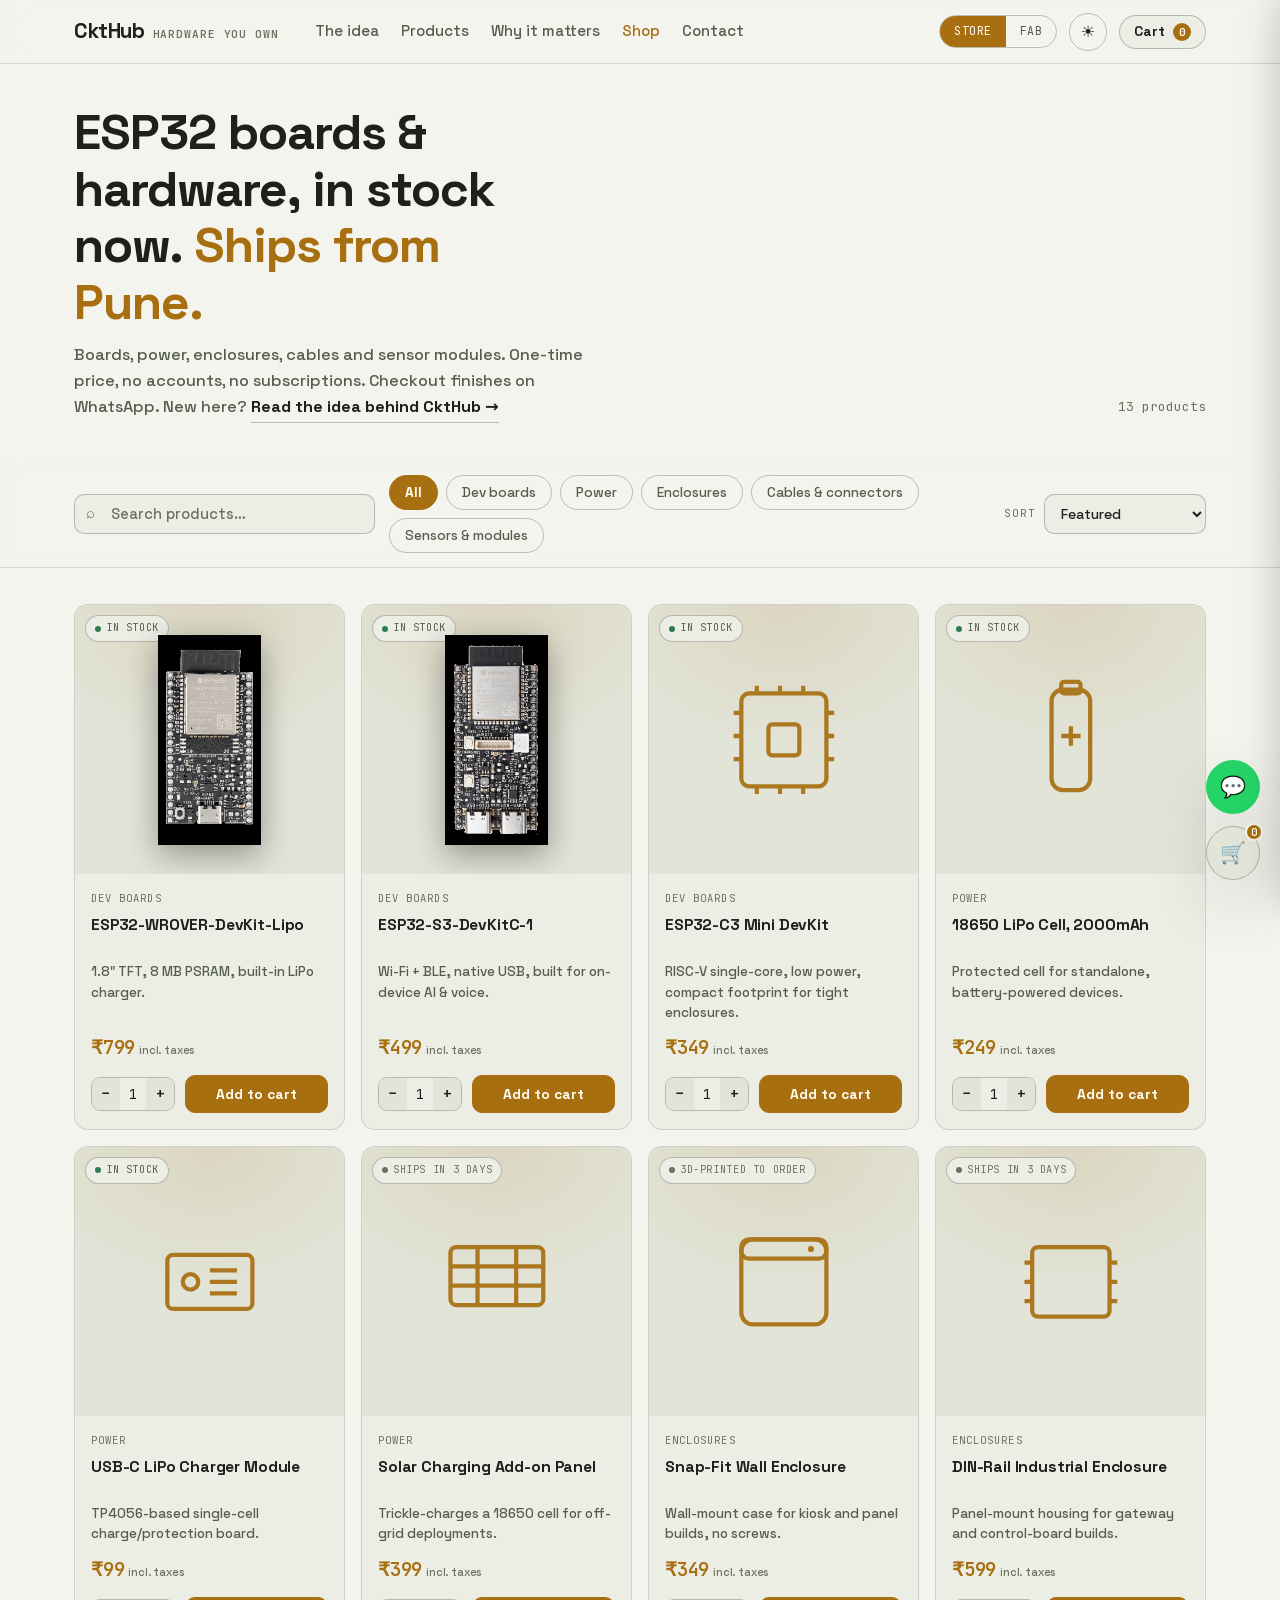
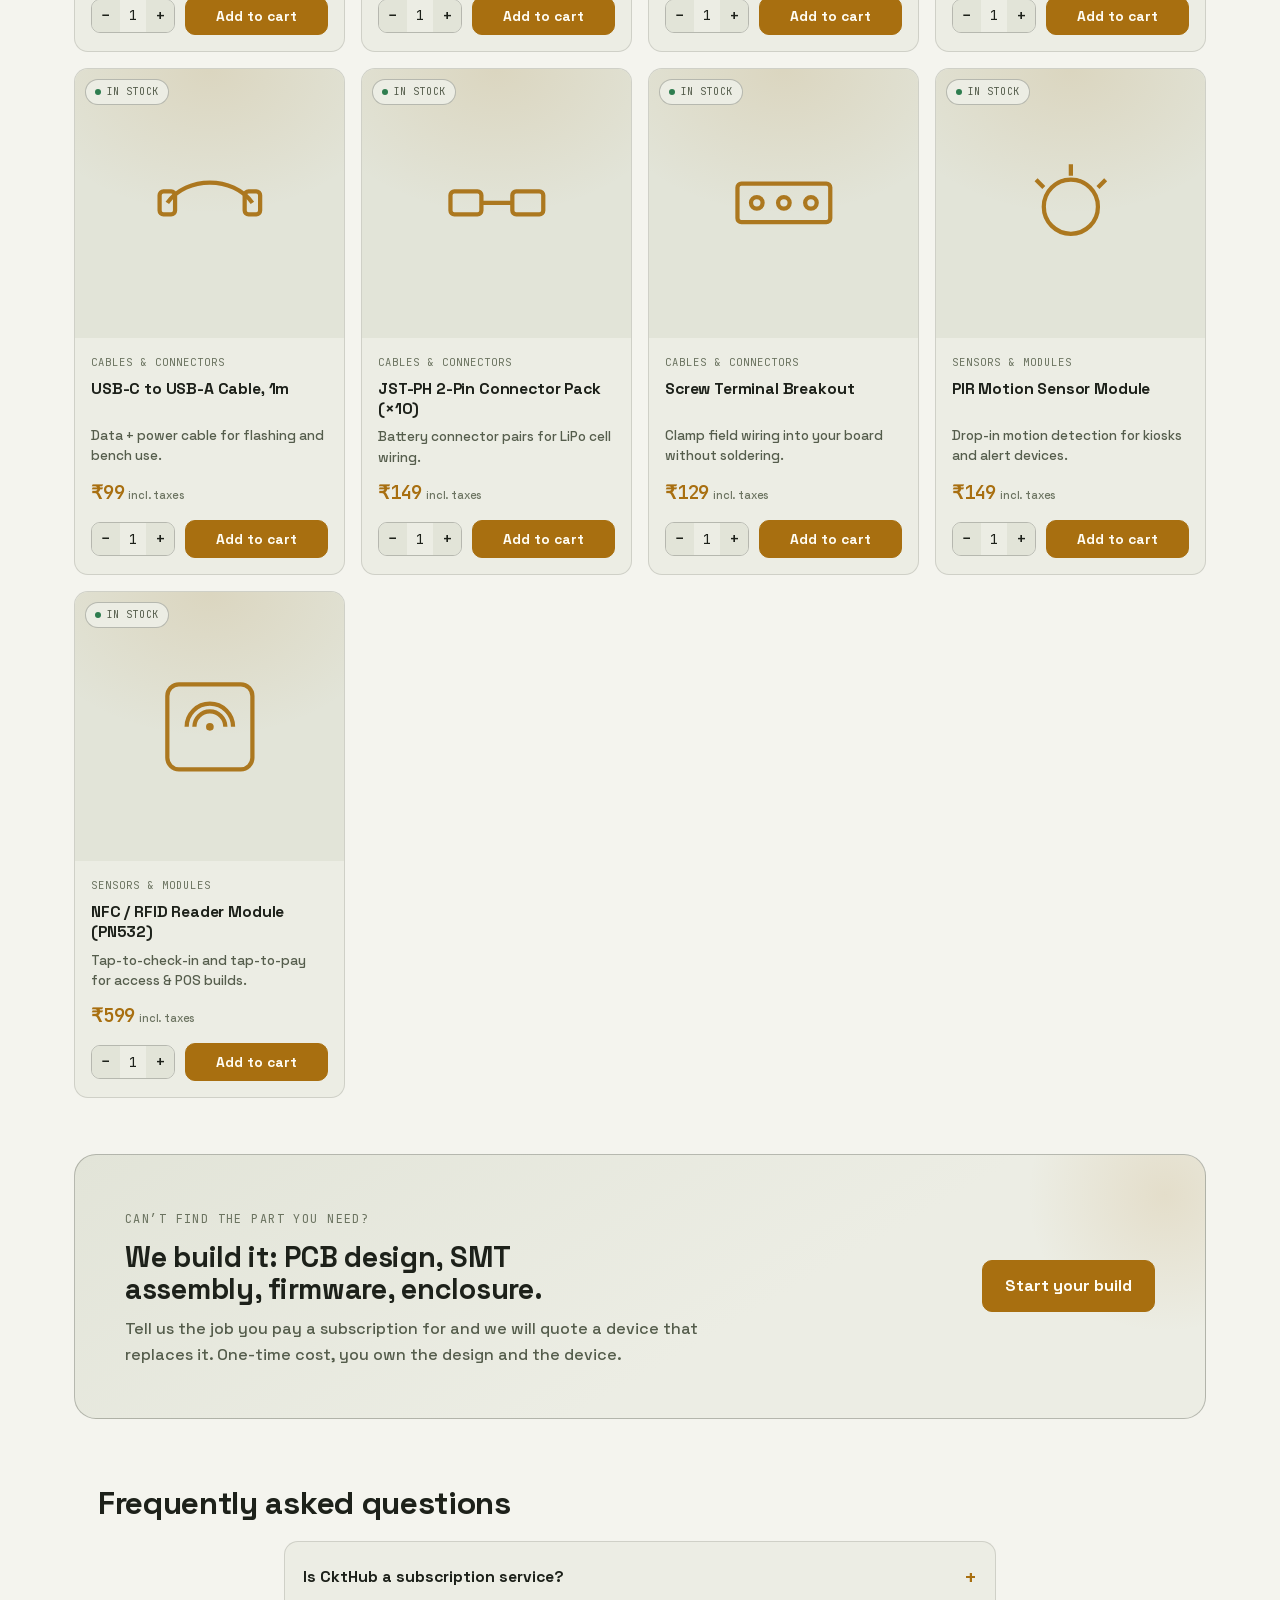
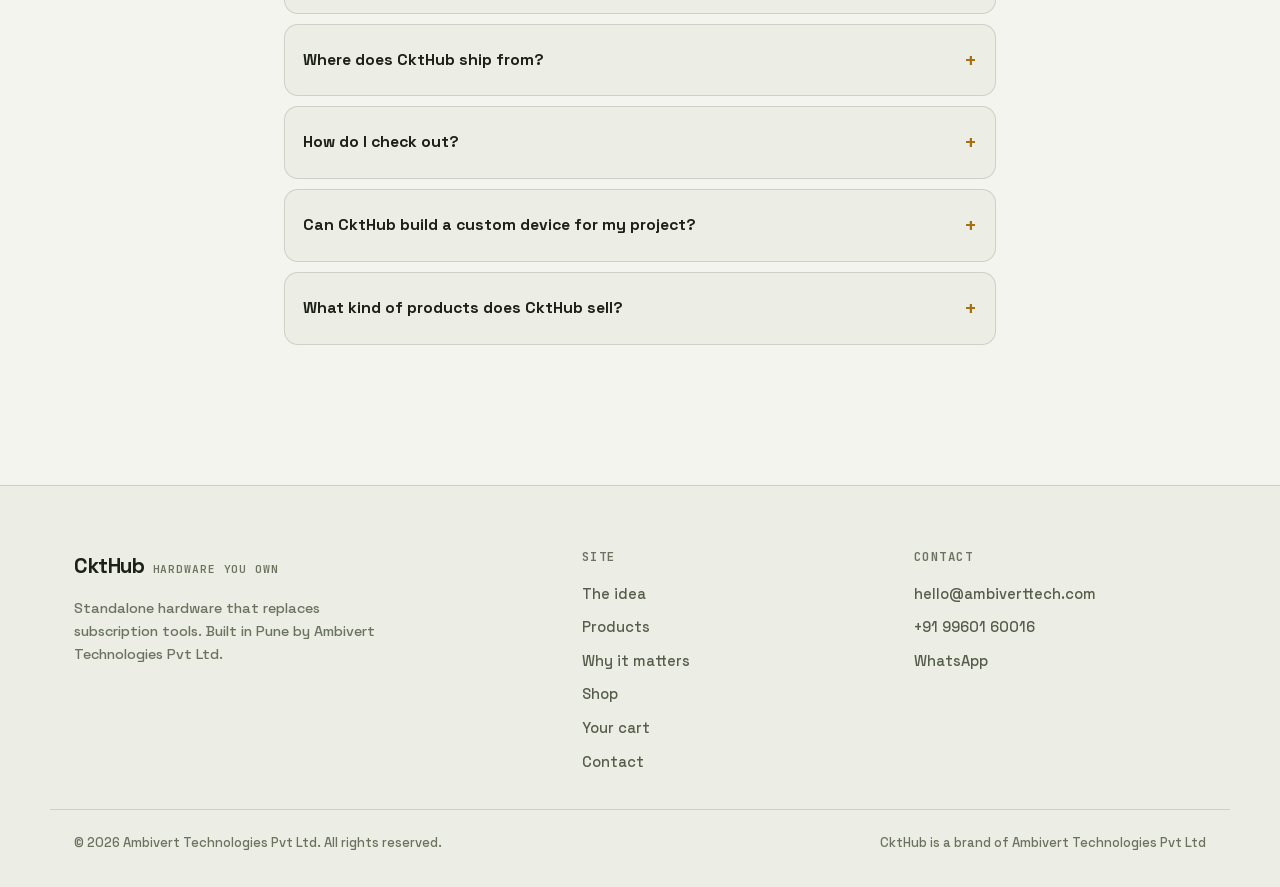
<file: index.html>
<!doctype html>
<html lang="en" data-theme="dark">
<head>
<meta charset="UTF-8">
<meta name="viewport" content="width=device-width, initial-scale=1.0">
<title>CktHub — ESP32 Boards, Power, Enclosures &amp; Connectors | Own the Device</title>
<link rel="icon" href="data:image/svg+xml,%3Csvg xmlns='http://www.w3.org/2000/svg' viewBox='0 0 32 32'%3E%3Crect width='32' height='32' rx='7' fill='%23E3A83C'/%3E%3Ctext x='16' y='22' font-family='Helvetica,Arial,sans-serif' font-size='17' font-weight='700' fill='%23191204' text-anchor='middle'%3EC%3C/text%3E%3C/svg%3E">
<link rel="apple-touch-icon" href="data:image/svg+xml,%3Csvg xmlns='http://www.w3.org/2000/svg' viewBox='0 0 32 32'%3E%3Crect width='32' height='32' rx='7' fill='%23E3A83C'/%3E%3Ctext x='16' y='22' font-family='Helvetica,Arial,sans-serif' font-size='17' font-weight='700' fill='%23191204' text-anchor='middle'%3EC%3C/text%3E%3C/svg%3E">
<meta name="description" content="Shop CktHub hardware: ESP32 dev boards, power modules, enclosures, cables and sensor breakouts. One-time price, ships from Pune. No subscriptions.">
<meta name="keywords" content="ESP32 dev board, ESP32-S3, ESP32-C3, IoT hardware India, LiPo charger module, DIN rail enclosure, NFC RFID reader, sensor modules">
<meta name="author" content="Ambivert Technologies Private Limited">
<meta name="robots" content="index, follow, max-image-preview:large, max-snippet:-1, max-video-preview:-1">
<link rel="canonical" href="https://ckthub.com/">
<meta property="og:type" content="website">
<meta property="og:site_name" content="CktHub">
<meta property="og:locale" content="en_IN">
<meta property="og:title" content="CktHub — ESP32 Boards, Power, Enclosures &amp; Connectors">
<meta property="og:description" content="ESP32 boards, power, enclosures, cables and sensors. One-time price, ships from Pune. No accounts, no subscriptions.">
<meta property="og:url" content="https://ckthub.com/">
<meta property="og:image" content="https://ckthub.com/wrover-devkit.png">
<meta property="og:image:alt" content="ESP32-WROVER-DevKit-Lipo development board">
<meta name="twitter:card" content="summary_large_image">
<meta name="twitter:title" content="CktHub — ESP32 Boards, Power, Enclosures &amp; Connectors">
<meta name="twitter:description" content="ESP32 boards, power, enclosures, cables and sensors. One-time price, ships from Pune. No accounts, no subscriptions.">
<meta name="twitter:image" content="https://ckthub.com/wrover-devkit.png">
<meta name="mobile-web-app-capable" content="yes">
<meta name="apple-mobile-web-app-capable" content="yes">
<meta name="apple-mobile-web-app-status-bar-style" content="black-translucent">
<meta name="format-detection" content="telephone=yes">
<meta name="theme-color" content="#0A0D0B" media="(prefers-color-scheme: dark)">
<meta name="theme-color" content="#F4F4EE" media="(prefers-color-scheme: light)">
<script>document.documentElement.classList.add('js');</script>
<style>
@font-face{font-family:'Space Grotesk';font-style:normal;font-weight:500;font-display:swap;src:url(fonts/space-grotesk-latin.woff2) format('woff2')}
@font-face{font-family:'Space Grotesk';font-style:normal;font-weight:700;font-display:swap;src:url(fonts/space-grotesk-latin.woff2) format('woff2')}
@font-face{font-family:'JetBrains Mono';font-style:normal;font-weight:400;font-display:swap;src:url(fonts/jetbrains-mono-latin.woff2) format('woff2')}
@font-face{font-family:'JetBrains Mono';font-style:normal;font-weight:600;font-display:swap;src:url(fonts/jetbrains-mono-latin.woff2) format('woff2')}

/* ============ tokens (same as index.html) ============ */
:root{
  --bg:#0A0D0B; --bg-2:#10140F; --bg-3:#161B14;
  --line:rgba(233,237,220,.10); --line-2:rgba(233,237,220,.18);
  --text:#EAEDE2; --text-2:#A7AE9F; --text-3:#8A9280;
  --accent:#E3A83C; --accent-ink:#191204; --accent-soft:rgba(227,168,60,.13);
  --ok:#63C48F; --bad:#E06C4F;
  --r:14px;
  --fd:'Space Grotesk',system-ui,-apple-system,'Segoe UI',sans-serif;
  --fm:'JetBrains Mono',ui-monospace,SFMono-Regular,Menlo,monospace;
  --shadow:0 24px 70px rgba(0,0,0,.5);
  --maxw:1180px;
  --nav-h:64px;
}
[data-theme="light"]{
  --bg:#F4F4EE; --bg-2:#ECEDE4; --bg-3:#E2E4D8;
  --line:rgba(29,33,26,.14); --line-2:rgba(29,33,26,.26);
  --text:#1D211A; --text-2:#555D4C; --text-3:#6B7360;
  --accent:#A86F10; --accent-ink:#FFFDF4; --accent-soft:rgba(168,111,16,.12);
  --ok:#2E7D4F; --bad:#B23A1E;
  --shadow:0 24px 60px rgba(40,50,30,.16);
}

/* ============ base ============ */
*,*::before,*::after{box-sizing:border-box}
html{scroll-behavior:smooth}
body{margin:0;background:var(--bg);color:var(--text);font-family:var(--fd);font-size:16px;line-height:1.6;-webkit-font-smoothing:antialiased;transition:background .3s,color .3s}
::selection{background:var(--accent);color:var(--accent-ink)}
img,svg{max-width:100%;display:block}
a{color:inherit}
h1,h2,h3,h4{margin:0;line-height:1.14;letter-spacing:-.01em;font-weight:700}
p{margin:0}
button{font-family:inherit;cursor:pointer}
.wrap{max-width:var(--maxw);margin:0 auto;padding:0 24px}
:focus-visible{outline:2px solid var(--accent);outline-offset:2px;border-radius:4px}
.skip-link{position:absolute;left:-999px;top:8px;z-index:200;background:var(--accent);color:var(--accent-ink);padding:8px 14px;border-radius:8px;font-weight:700;text-decoration:none}
.skip-link:focus{left:8px}
.js .rv{opacity:0;transform:translateY(16px);transition:opacity .55s cubic-bezier(.16,1,.3,1),transform .55s cubic-bezier(.16,1,.3,1)}
.js .rv.in{opacity:1;transform:none}

/* ============ buttons ============ */
.btn{display:inline-flex;align-items:center;justify-content:center;gap:8px;background:var(--accent);color:var(--accent-ink);border:1px solid var(--accent);border-radius:10px;padding:12px 22px;font-weight:700;font-size:1rem;text-decoration:none;transition:transform .18s cubic-bezier(.16,1,.3,1),box-shadow .18s,filter .18s;white-space:nowrap}
.btn:hover{filter:brightness(1.07);box-shadow:0 8px 28px var(--accent-soft)}
.btn:active{transform:scale(.97)}
.btn.ghost{background:transparent;color:var(--text);border-color:var(--line-2)}
.btn.ghost:hover{border-color:var(--accent);color:var(--accent)}
.btn.sm{padding:9px 16px;font-size:.88rem;border-radius:9px}
.tlink{display:inline-flex;align-items:center;gap:6px;color:var(--text);font-weight:700;text-decoration:none;border-bottom:1px solid var(--line-2);padding-bottom:2px;transition:color .2s,border-color .2s}
.tlink:hover{color:var(--accent);border-color:var(--accent)}

/* ============ nav ============ */
.nav{position:fixed;inset:0 0 auto 0;z-index:90;height:var(--nav-h);background:color-mix(in srgb,var(--bg) 84%,transparent);backdrop-filter:blur(14px);-webkit-backdrop-filter:blur(14px);border-bottom:1px solid var(--line)}
@media (prefers-reduced-transparency:reduce){.nav{background:var(--bg)}}
.nav-in{max-width:var(--maxw);margin:0 auto;padding:0 24px;height:100%;display:flex;align-items:center;gap:28px}
.brand{display:flex;align-items:baseline;gap:8px;text-decoration:none;font-weight:700;font-size:1.3rem;letter-spacing:-.02em}
.brand .tag{font-family:var(--fm);font-size:.7rem;color:var(--text-3);letter-spacing:.08em;text-transform:uppercase}
.navlinks{display:flex;gap:22px;list-style:none;margin:0;padding:0;margin-left:8px}
.navlinks a{color:var(--text-2);text-decoration:none;font-size:.95rem;font-weight:500;transition:color .2s}
.navlinks a:hover{color:var(--accent)}
.navlinks a.active{color:var(--accent)}
.nav-right{margin-left:auto;display:flex;align-items:center;gap:12px}
.seg{display:flex;border:1px solid var(--line-2);border-radius:999px;overflow:hidden}
.seg a{font-family:var(--fm);font-size:.72rem;text-decoration:none;padding:6px 14px;color:var(--text-2);letter-spacing:.04em;text-transform:uppercase}
.seg a.active{background:var(--accent);color:var(--accent-ink)}
.seg a:not(.active):hover{color:var(--text)}
.icon-btn{background:transparent;border:1px solid var(--line-2);border-radius:999px;width:38px;height:38px;display:inline-flex;align-items:center;justify-content:center;color:var(--text);font-size:1rem;transition:border-color .2s,color .2s}
.icon-btn:hover{border-color:var(--accent);color:var(--accent)}
.cart-chip{display:inline-flex;align-items:center;gap:8px;background:var(--bg-2);border:1px solid var(--line-2);color:var(--text);border-radius:999px;padding:7px 14px;font-size:.85rem;font-weight:600;transition:border-color .2s}
.cart-chip:hover{border-color:var(--accent)}
.cart-chip .cnt{background:var(--accent);color:var(--accent-ink);border-radius:999px;font-family:var(--fm);font-size:.7rem;min-width:18px;height:18px;display:inline-flex;align-items:center;justify-content:center;padding:0 5px}
.burger{display:none;background:none;border:none;color:var(--text);font-size:1.3rem;width:38px;height:38px}
.mobile-menu{position:fixed;top:var(--nav-h);left:0;right:0;z-index:89;background:var(--bg);border-bottom:1px solid var(--line);display:none;flex-direction:column;padding:12px 24px 18px}
.mobile-menu.open{display:flex}
.mobile-menu a{padding:10px 0;color:var(--text);text-decoration:none;font-weight:600;border-bottom:1px solid var(--line)}
.mobile-menu a:last-child{border-bottom:none}
.mobile-menu .seg{width:fit-content;margin-top:12px}

/* ============ shop hero ============ */
.shop-hero{max-width:var(--maxw);margin:0 auto;padding:calc(var(--nav-h) + 40px) 24px 8px;display:flex;align-items:flex-end;justify-content:space-between;gap:24px;flex-wrap:wrap}
.shop-hero h1{font-size:clamp(2rem,4.4vw,3.1rem);letter-spacing:-.02em;max-width:16ch}
.shop-hero h1 .up{color:var(--accent)}
.shop-hero p{color:var(--text-2);max-width:48ch;margin-top:12px;font-size:1.02rem}
.shop-hero .count{font-family:var(--fm);font-size:.82rem;color:var(--text-3);white-space:nowrap;padding-bottom:6px}

/* ============ toolbar ============ */
.toolbar{position:sticky;top:var(--nav-h);z-index:40;background:color-mix(in srgb,var(--bg) 92%,transparent);backdrop-filter:blur(10px);border-bottom:1px solid var(--line);margin-top:30px}
.toolbar-in{max-width:var(--maxw);margin:0 auto;padding:14px 24px;display:flex;align-items:center;gap:14px;flex-wrap:wrap}
.search{position:relative;flex:1;min-width:200px;max-width:320px}
.search input{width:100%;background:var(--bg-2);border:1px solid var(--line-2);border-radius:10px;padding:10px 14px 10px 36px;color:var(--text);font-family:var(--fd);font-size:.92rem}
.search input::placeholder{color:var(--text-3)}
.search input:focus{outline:2px solid var(--accent);outline-offset:1px}
.search .ic{position:absolute;left:12px;top:50%;transform:translateY(-50%);color:var(--text-3);font-size:.92rem;pointer-events:none}
.cat-tabs{display:flex;gap:8px;flex-wrap:wrap;flex:2}
.cat-tabs button{background:transparent;border:1px solid var(--line-2);border-radius:999px;padding:8px 15px;font-size:.85rem;color:var(--text-2);transition:all .2s;font-weight:500;white-space:nowrap}
.cat-tabs button:hover{color:var(--text);border-color:var(--accent)}
.cat-tabs button.on{background:var(--accent);border-color:var(--accent);color:var(--accent-ink);font-weight:700}
.sortwrap{margin-left:auto;display:flex;align-items:center;gap:8px}
.sortwrap label{font-family:var(--fm);font-size:.7rem;letter-spacing:.08em;text-transform:uppercase;color:var(--text-3)}
.sortwrap select{background:var(--bg-2);border:1px solid var(--line-2);border-radius:10px;padding:9px 12px;color:var(--text);font-family:var(--fd);font-size:.88rem}

/* ============ product grid ============ */
.shop-sec{max-width:var(--maxw);margin:0 auto;padding:36px 24px 30px}
.product-grid{display:grid;grid-template-columns:repeat(4,1fr);gap:16px}
.p-card{display:flex;flex-direction:column;background:var(--bg-2);border:1px solid var(--line);border-radius:var(--r);overflow:hidden;transition:border-color .22s,transform .22s,box-shadow .22s}
.p-card:hover{border-color:var(--line-2);transform:translateY(-3px);box-shadow:0 14px 34px rgba(0,0,0,.22)}
.p-media{position:relative;aspect-ratio:1/1;background:radial-gradient(120% 90% at 50% 0%,var(--accent-soft) 0%,transparent 60%),var(--bg-3);display:flex;align-items:center;justify-content:center;overflow:hidden}
.p-media img{width:78%;height:78%;object-fit:contain;filter:drop-shadow(0 10px 16px rgba(0,0,0,.35))}
.p-media svg{width:46%;height:46%;color:var(--accent);opacity:.92}
.p-stock{position:absolute;top:10px;left:10px;font-family:var(--fm);font-size:.64rem;letter-spacing:.06em;text-transform:uppercase;background:var(--bg-2);border:1px solid var(--line-2);color:var(--text-2);border-radius:999px;padding:4px 9px;display:flex;align-items:center;gap:5px}
.p-stock .led{width:6px;height:6px;border-radius:50%;background:var(--ok)}
.p-stock.made{color:var(--text-3)}
.p-stock.made .led{background:var(--text-3)}
.p-body{display:flex;flex-direction:column;gap:8px;padding:16px;flex:1}
.p-cat{font-family:var(--fm);font-size:.66rem;letter-spacing:.1em;text-transform:uppercase;color:var(--text-3)}
.p-body h3{font-size:.98rem;line-height:1.3;min-height:2.5em}
.p-desc{color:var(--text-2);font-size:.84rem;line-height:1.5;flex:1}
.p-price{font-family:var(--fm);font-weight:700;font-size:1.18rem;color:var(--accent);letter-spacing:-.01em;margin-top:2px}
.p-price small{display:inline-block;margin-left:4px;font-family:var(--fd);font-size:.68rem;font-weight:500;color:var(--text-3)}
.p-actions{display:flex;align-items:center;justify-content:space-between;gap:10px;margin-top:4px}
.qty{display:inline-flex;align-items:center;border:1px solid var(--line-2);border-radius:9px;overflow:hidden}
.qty button{background:var(--bg-3);border:none;color:var(--text);width:28px;height:32px;font-size:1rem;line-height:1;transition:color .2s,background .2s}
.qty button:hover{color:var(--accent)}
.qty .qval{font-family:var(--fm);font-size:.88rem;min-width:26px;text-align:center}
.p-card .btn.add{padding:9px 14px;font-size:.86rem;flex:1}
.no-results{grid-column:1/-1;text-align:center;padding:70px 20px;color:var(--text-3)}
.no-results b{display:block;color:var(--text);font-size:1.1rem;margin-bottom:8px}

/* ============ faq ============ */
.faq-sec h2#faq-title{font-size:clamp(1.5rem,3vw,2rem);margin-bottom:20px}
.faq-list{display:flex;flex-direction:column;gap:10px;max-width:760px}
.faq-item{border:1px solid var(--line);border-radius:var(--r);background:var(--bg-2);padding:4px 18px;transition:border-color .2s}
.faq-item:hover{border-color:var(--line-2)}
.faq-item summary{cursor:pointer;padding:16px 0;font-weight:700;font-size:.98rem;list-style:none;display:flex;align-items:center;justify-content:space-between;gap:12px}
.faq-item summary::-webkit-details-marker{display:none}
.faq-item summary::after{content:"+";font-family:var(--fm);font-size:1.2rem;color:var(--accent);flex-shrink:0;transition:transform .2s}
.faq-item[open] summary::after{transform:rotate(45deg)}
.faq-item p{color:var(--text-2);font-size:.92rem;line-height:1.6;padding-bottom:16px;max-width:64ch}

/* ============ build band ============ */
.build-band{max-width:var(--maxw);margin:56px auto 0;padding:clamp(30px,5vw,50px);display:flex;align-items:center;justify-content:space-between;gap:30px;flex-wrap:wrap;border:1px solid var(--line-2);border-radius:22px;background:linear-gradient(150deg,var(--bg-3),var(--bg-2) 60%);position:relative;overflow:hidden}
.build-band::before{content:"";position:absolute;right:-110px;top:-110px;width:300px;height:300px;border-radius:50%;background:radial-gradient(circle,var(--accent-soft),transparent 65%);pointer-events:none}
.build-band .rk{font-family:var(--fm);font-size:.74rem;letter-spacing:.12em;text-transform:uppercase;color:var(--text-3)}
.build-band h3{font-size:clamp(1.3rem,2.3vw,1.8rem);max-width:26ch;margin-top:10px}
.build-band p{color:var(--text-2);max-width:56ch;margin-top:10px}
.build-band .btn{position:relative;z-index:1}

/* ============ footer ============ */
footer{border-top:1px solid var(--line);background:var(--bg-2);margin-top:110px}
.foot-in{max-width:var(--maxw);margin:0 auto;padding:64px 24px 30px;display:grid;grid-template-columns:1.6fr 1fr 1fr;gap:40px}
.f-brand p{margin-top:14px;color:var(--text-3);font-size:.9rem;max-width:36ch}
.f-col h4{font-size:.78rem;font-family:var(--fm);letter-spacing:.12em;text-transform:uppercase;color:var(--text-3);margin-bottom:14px}
.f-col a{display:block;color:var(--text-2);text-decoration:none;font-size:.92rem;padding:5px 0;transition:color .2s}
.f-col a:hover{color:var(--accent)}
.f-base{max-width:var(--maxw);margin:0 auto;padding:22px 24px 34px;display:flex;justify-content:space-between;gap:14px;flex-wrap:wrap;border-top:1px solid var(--line);color:var(--text-3);font-size:.82rem}

/* ============ FABs / cart / toast ============ */
.fab{position:fixed;right:20px;bottom:20px;z-index:80;width:54px;height:54px;border-radius:50%;border:1px solid var(--line-2);background:var(--bg-3);box-shadow:var(--shadow);display:inline-flex;align-items:center;justify-content:center;font-size:1.3rem;transition:transform .18s,filter .2s}
.fab:hover{transform:translateY(-2px);filter:brightness(1.06)}
.fab.wa{right:20px;bottom:86px;border-color:rgba(37,211,102,.35);background:#25D366;color:#04210F}
.fab.wa:hover{filter:saturate(1.15) brightness(1.04)}
.fab .cnt{position:absolute;top:-4px;right:-4px;background:var(--accent);color:var(--accent-ink);font-family:var(--fm);font-size:.66rem;font-weight:700;min-width:18px;height:18px;border-radius:999px;display:flex;align-items:center;justify-content:center;padding:0 4px;border:2px solid var(--bg)}
.drawer-overlay{position:fixed;inset:0;background:rgba(0,0,0,.55);z-index:95}
.drawer-overlay[hidden]{display:none}
.drawer{position:fixed;top:0;right:0;bottom:0;width:min(420px,100vw);background:var(--bg-2);border-left:1px solid var(--line-2);z-index:96;transform:translateX(105%);transition:transform .3s cubic-bezier(.16,1,.3,1);display:flex;flex-direction:column;box-shadow:-18px 0 40px rgba(0,0,0,.25)}
.drawer.open{transform:none}
.drawer-head{display:flex;align-items:center;justify-content:space-between;padding:20px 24px;border-bottom:1px solid var(--line)}
.drawer-head h3{font-size:1.15rem}
.drawer .x{background:none;border:none;color:var(--text-2);font-size:1.3rem;width:34px;height:34px;border-radius:8px}
.drawer .x:hover{color:var(--text)}
.drawer-body{flex:1;overflow-y:auto;padding:10px 24px}
.empty{padding:46px 10px;text-align:center;color:var(--text-3);font-size:.95rem}
.empty a{color:var(--accent)}
.items{display:flex;flex-direction:column}
.i{display:grid;grid-template-columns:1fr auto auto auto;align-items:center;gap:14px;padding:18px 0;border-bottom:1px solid var(--line)}
.i-n{display:flex;flex-direction:column;gap:3px}
.i-n b{font-size:.95rem;line-height:1.25}
.i-u{font-family:var(--fm);font-size:.72rem;color:var(--text-3)}
.i-q{display:flex;align-items:center;gap:8px}
.i-q .q{width:26px;height:26px;border-radius:7px;border:1px solid var(--line-2);background:var(--bg-3);color:var(--text);font-size:.95rem;line-height:1}
.i-q .q:hover{border-color:var(--accent)}
.i-q span{font-family:var(--fm);font-size:.9rem;min-width:20px;text-align:center}
.i-t{font-family:var(--fm);font-weight:700;color:var(--text);min-width:64px;text-align:right}
.i-x{background:none;border:none;color:var(--text-3);font-size:1rem;padding:4px}
.i-x:hover{color:var(--bad)}
.drawer-foot{border-top:1px solid var(--line);padding:18px 24px 24px;display:flex;flex-direction:column;gap:10px}
.drawer-total{display:flex;justify-content:space-between;align-items:baseline;font-size:1.05rem}
.drawer-total b{font-family:var(--fm);font-size:1.3rem}
.drawer-note{font-size:.78rem;color:var(--text-3)}
.drawer-full{font-size:.8rem;color:var(--text-2);text-align:center;text-decoration:underline;padding:2px 0;transition:color .2s}
.drawer-full:hover{color:var(--accent)}
.toast{position:fixed;left:50%;bottom:26px;transform:translate(-50%,80px);background:var(--bg-3);border:1px solid var(--line-2);color:var(--text);padding:13px 22px;border-radius:12px;font-size:.92rem;z-index:99;opacity:0;transition:all .3s cubic-bezier(.16,1,.3,1);box-shadow:var(--shadow);pointer-events:none;text-align:center;max-width:calc(100vw - 40px)}
.toast.show{transform:translate(-50%,0);opacity:1}
.no-scroll{overflow:hidden}

/* ============ responsive ============ */
@media (max-width:1024px){
  .product-grid{grid-template-columns:repeat(3,1fr)}
  .foot-in{grid-template-columns:1.4fr 1fr 1fr}
}
@media (max-width:760px){
  .navlinks{display:none}
  .burger{display:inline-flex}
  .nav-right .seg{display:none}
  .nav-in{gap:12px}
  .brand .tag{display:none}
  .product-grid{grid-template-columns:repeat(2,1fr)}
  .toolbar{position:static}
  .sortwrap{margin-left:0;width:100%;justify-content:space-between}
  .foot-in{grid-template-columns:1fr;gap:30px}
  .fab{width:48px;height:48px;font-size:1.15rem;right:14px;bottom:14px}
  .fab.wa{right:14px;bottom:74px}
  /* iOS auto-zooms any input with font-size under 16px on focus */
  .search input,.sortwrap select{font-size:16px}
  /* WCAG/Google mobile-usability minimum tap target is 44x44px */
  .icon-btn,.burger{width:44px;height:44px}
  .qty button{width:38px;height:40px}
  .cart-chip{padding:10px 14px}
}
@media (max-width:460px){
  .product-grid{grid-template-columns:1fr}
  .p-actions{flex-direction:column;align-items:stretch}
  .qty{justify-content:center}
}

/* ============ reduced motion ============ */
@media (prefers-reduced-motion: reduce){
  html{scroll-behavior:auto}
  *,*::before,*::after{animation-duration:.01ms !important;animation-iteration-count:1 !important;transition-duration:.01ms !important}
  .js .rv{opacity:1;transform:none}
}
</style>
<script type="application/ld+json">
{
  "@context":"https://schema.org",
  "@graph":[
    {"@type":"WebSite","@id":"https://ckthub.com/#website","name":"CktHub","url":"https://ckthub.com/","publisher":{"@id":"https://ckthub.com/#org"},"inLanguage":"en-IN"},
    {"@type":"Organization","@id":"https://ckthub.com/#org","name":"Ambivert Technologies Private Limited","brand":{"@type":"Brand","name":"CktHub"},"url":"https://ckthub.com/","email":"hello@ambiverttech.com","telephone":"+91-99601-60016","address":{"@type":"PostalAddress","addressLocality":"Pune","addressRegion":"Maharashtra","addressCountry":"IN"},"contactPoint":{"@type":"ContactPoint","telephone":"+91-99601-60016","email":"hello@ambiverttech.com","contactType":"customer service","areaServed":"IN","availableLanguage":["en"]}},
    {"@type":"WebPage","@id":"https://ckthub.com/#page","url":"https://ckthub.com/","name":"CktHub — ESP32 Boards, Power, Enclosures &amp; Connectors","description":"Shop CktHub hardware: ESP32 dev boards, power modules, enclosures, cables and sensor breakouts. One-time price, ships from Pune. No subscriptions.","isPartOf":{"@id":"https://ckthub.com/#website"},"about":{"@id":"https://ckthub.com/#org"},"breadcrumb":{"@id":"https://ckthub.com/#breadcrumb"}},
    {"@type":"BreadcrumbList","@id":"https://ckthub.com/#breadcrumb","itemListElement":[
      {"@type":"ListItem","position":1,"name":"Home","item":"https://ckthub.com/"},
      {"@type":"ListItem","position":2,"name":"Shop","item":"https://ckthub.com/"}
    ]},
    {"@type":"Product","@id":"https://ckthub.com/#product-wrover","name":"ESP32-WROVER-DevKit-Lipo","description":"ESP32 development board with 1.8-inch TFT display, up to 8MB PSRAM and a built-in LiPo charger.","sku":"wrover","category":"Dev boards","brand":{"@type":"Brand","name":"CktHub"},"image":"https://ckthub.com/img/wrover-board.webp","offers":{"@type":"Offer","price":"799","priceCurrency":"INR","availability":"https://schema.org/InStock","url":"https://ckthub.com/#wrover"}},
    {"@type":"Product","@id":"https://ckthub.com/#product-s3","name":"ESP32-S3-DevKitC-1","description":"ESP32-S3 module dev kit with Wi-Fi and BLE, native USB, built for on-device AI and voice applications.","sku":"s3","category":"Dev boards","brand":{"@type":"Brand","name":"CktHub"},"image":"https://ckthub.com/img/s3-devkit.webp","offers":{"@type":"Offer","price":"499","priceCurrency":"INR","availability":"https://schema.org/InStock","url":"https://ckthub.com/#s3"}},
    {"@type":"Product","@id":"https://ckthub.com/#product-c3","name":"ESP32-C3 Mini DevKit","description":"RISC-V single-core ESP32-C3 dev board, low power, compact footprint for tight enclosures.","sku":"c3","category":"Dev boards","brand":{"@type":"Brand","name":"CktHub"},"offers":{"@type":"Offer","price":"349","priceCurrency":"INR","availability":"https://schema.org/InStock","url":"https://ckthub.com/#c3"}},
    {"@type":"Product","@id":"https://ckthub.com/#product-cell18650","name":"18650 LiPo Cell, 2000mAh","description":"Protected 18650 lithium cell for standalone, battery-powered devices.","sku":"cell18650","category":"Power","brand":{"@type":"Brand","name":"CktHub"},"offers":{"@type":"Offer","price":"249","priceCurrency":"INR","availability":"https://schema.org/InStock","url":"https://ckthub.com/#cell18650"}},
    {"@type":"Product","@id":"https://ckthub.com/#product-tp4056","name":"USB-C LiPo Charger Module","description":"TP4056-based single-cell USB-C charge and protection board.","sku":"tp4056","category":"Power","brand":{"@type":"Brand","name":"CktHub"},"offers":{"@type":"Offer","price":"99","priceCurrency":"INR","availability":"https://schema.org/InStock","url":"https://ckthub.com/#tp4056"}},
    {"@type":"Product","@id":"https://ckthub.com/#product-solar","name":"Solar Charging Add-on Panel","description":"Trickle-charges an 18650 cell for off-grid device deployments.","sku":"solar","category":"Power","brand":{"@type":"Brand","name":"CktHub"},"offers":{"@type":"Offer","price":"399","priceCurrency":"INR","availability":"https://schema.org/MadeToOrder","url":"https://ckthub.com/#solar"}},
    {"@type":"Product","@id":"https://ckthub.com/#product-wallcase","name":"Snap-Fit Wall Enclosure","description":"Wall-mount case for kiosk and panel builds, no screws, 3D-printed to order.","sku":"wallcase","category":"Enclosures","brand":{"@type":"Brand","name":"CktHub"},"offers":{"@type":"Offer","price":"349","priceCurrency":"INR","availability":"https://schema.org/MadeToOrder","url":"https://ckthub.com/#wallcase"}},
    {"@type":"Product","@id":"https://ckthub.com/#product-dinrail","name":"DIN-Rail Industrial Enclosure","description":"Panel-mount housing for gateway and control-board builds.","sku":"dinrail","category":"Enclosures","brand":{"@type":"Brand","name":"CktHub"},"offers":{"@type":"Offer","price":"599","priceCurrency":"INR","availability":"https://schema.org/MadeToOrder","url":"https://ckthub.com/#dinrail"}},
    {"@type":"Product","@id":"https://ckthub.com/#product-usbc","name":"USB-C to USB-A Cable, 1m","description":"Data and power cable for flashing dev boards and bench use.","sku":"usbc","category":"Cables & connectors","brand":{"@type":"Brand","name":"CktHub"},"offers":{"@type":"Offer","price":"99","priceCurrency":"INR","availability":"https://schema.org/InStock","url":"https://ckthub.com/#usbc"}},
    {"@type":"Product","@id":"https://ckthub.com/#product-jst","name":"JST-PH 2-Pin Connector Pack (x10)","description":"Battery connector pairs for LiPo cell wiring.","sku":"jst","category":"Cables & connectors","brand":{"@type":"Brand","name":"CktHub"},"offers":{"@type":"Offer","price":"149","priceCurrency":"INR","availability":"https://schema.org/InStock","url":"https://ckthub.com/#jst"}},
    {"@type":"Product","@id":"https://ckthub.com/#product-screwterm","name":"Screw Terminal Breakout","description":"Clamp field wiring into a board without soldering.","sku":"screwterm","category":"Cables & connectors","brand":{"@type":"Brand","name":"CktHub"},"offers":{"@type":"Offer","price":"129","priceCurrency":"INR","availability":"https://schema.org/InStock","url":"https://ckthub.com/#screwterm"}},
    {"@type":"Product","@id":"https://ckthub.com/#product-pir","name":"PIR Motion Sensor Module","description":"Drop-in motion detection for kiosks and alert devices.","sku":"pir","category":"Sensors & modules","brand":{"@type":"Brand","name":"CktHub"},"offers":{"@type":"Offer","price":"149","priceCurrency":"INR","availability":"https://schema.org/InStock","url":"https://ckthub.com/#pir"}},
    {"@type":"Product","@id":"https://ckthub.com/#product-pn532","name":"NFC / RFID Reader Module (PN532)","description":"Tap-to-check-in and tap-to-pay reader for access and POS builds.","sku":"pn532","category":"Sensors & modules","brand":{"@type":"Brand","name":"CktHub"},"offers":{"@type":"Offer","price":"599","priceCurrency":"INR","availability":"https://schema.org/InStock","url":"https://ckthub.com/#pn532"}},
    {"@type":"ItemList","@id":"https://ckthub.com/#catalog","name":"CktHub product catalog","numberOfItems":13,"itemListElement":[
      {"@type":"ListItem","position":1,"item":{"@id":"https://ckthub.com/#product-wrover"}},
      {"@type":"ListItem","position":2,"item":{"@id":"https://ckthub.com/#product-s3"}},
      {"@type":"ListItem","position":3,"item":{"@id":"https://ckthub.com/#product-c3"}},
      {"@type":"ListItem","position":4,"item":{"@id":"https://ckthub.com/#product-cell18650"}},
      {"@type":"ListItem","position":5,"item":{"@id":"https://ckthub.com/#product-tp4056"}},
      {"@type":"ListItem","position":6,"item":{"@id":"https://ckthub.com/#product-solar"}},
      {"@type":"ListItem","position":7,"item":{"@id":"https://ckthub.com/#product-wallcase"}},
      {"@type":"ListItem","position":8,"item":{"@id":"https://ckthub.com/#product-dinrail"}},
      {"@type":"ListItem","position":9,"item":{"@id":"https://ckthub.com/#product-usbc"}},
      {"@type":"ListItem","position":10,"item":{"@id":"https://ckthub.com/#product-jst"}},
      {"@type":"ListItem","position":11,"item":{"@id":"https://ckthub.com/#product-screwterm"}},
      {"@type":"ListItem","position":12,"item":{"@id":"https://ckthub.com/#product-pir"}},
      {"@type":"ListItem","position":13,"item":{"@id":"https://ckthub.com/#product-pn532"}}
    ]},
    {"@type":"FAQPage","@id":"https://ckthub.com/#faq","mainEntity":[
      {"@type":"Question","name":"Is CktHub a subscription service?","acceptedAnswer":{"@type":"Answer","text":"No. CktHub sells hardware at a one-time price, with no accounts and no recurring subscriptions."}},
      {"@type":"Question","name":"Where does CktHub ship from?","acceptedAnswer":{"@type":"Answer","text":"All orders ship from Pune, India."}},
      {"@type":"Question","name":"How do I check out?","acceptedAnswer":{"@type":"Answer","text":"Add products to your cart, then finish the order on WhatsApp. No payment is collected on the website itself."}},
      {"@type":"Question","name":"Can CktHub build a custom device for my project?","acceptedAnswer":{"@type":"Answer","text":"Yes. CktHub designs PCBs, assembles boards, writes firmware, and builds enclosures for custom device builds. Start the conversation from the contact page."}},
      {"@type":"Question","name":"What kind of products does CktHub sell?","acceptedAnswer":{"@type":"Answer","text":"Dev boards, power modules, enclosures, cables and connectors, and sensor modules, across 13 products in five categories, either in stock or made to order."}}
    ]}
  ]
}
</script>
</head>
<body>
<a class="skip-link" href="#main">Skip to content</a>

<header class="nav">
  <div class="nav-in">
    <a class="brand" href="index.html">CktHub<span class="tag">hardware you own</span></a>
    <nav class="navlinks" aria-label="Main navigation">
      <a href="prototype.html#idea">The idea</a>
      <a href="prototype.html#products">Products</a>
      <a href="prototype.html#why">Why it matters</a>
      <a href="index.html" class="active" aria-current="page">Shop</a>
      <a href="prototype.html#contact">Contact</a>
    </nav>
    <div class="nav-right">
      <div class="seg" role="tablist" aria-label="Switch between store and fab">
        <a href="index.html" class="active" aria-current="page">Store</a>
        <a href="fab.html">Fab</a>
      </div>
      <button class="icon-btn" id="themeBtn" aria-label="Switch between dark and light theme" title="Switch theme">☾</button>
      <button class="cart-chip" onclick="openCart()" aria-label="Open cart">Cart <span class="cnt" id="navCartCount">0</span></button>
      <button class="burger" id="burger" aria-label="Open menu" aria-expanded="false">☰</button>
    </div>
  </div>
</header>
<div class="mobile-menu" id="mobileMenu">
  <a href="prototype.html">The idea</a>
  <a href="prototype.html#products">Products</a>
  <a href="prototype.html#why">Why it matters</a>
  <a href="index.html">Shop</a>
  <a href="prototype.html#contact">Contact</a>
  <div class="seg">
    <a href="index.html" class="active">Store</a>
    <a href="fab.html">Fab</a>
  </div>
</div>

<main id="main">

<section class="shop-hero">
  <div>
    <h1 class="rv">ESP32 boards &amp; hardware, in stock now. <span class="up">Ships from Pune.</span></h1>
    <p class="rv">Boards, power, enclosures, cables and sensor modules. One-time price, no accounts, no subscriptions. Checkout finishes on WhatsApp. New here? <a class="tlink" href="prototype.html">Read the idea behind CktHub →</a></p>
  </div>
  <span class="count" id="resultCount">13 products</span>
</section>

<div class="toolbar">
  <div class="toolbar-in">
    <div class="search">
      <span class="ic">⌕</span>
      <input type="text" id="searchInput" placeholder="Search products…" aria-label="Search products">
    </div>
    <div class="cat-tabs" id="catTabs" role="tablist" aria-label="Filter by category">
      <button type="button" class="on" data-cat="all" role="tab" aria-selected="true">All</button>
      <button type="button" data-cat="boards" role="tab" aria-selected="false">Dev boards</button>
      <button type="button" data-cat="power" role="tab" aria-selected="false">Power</button>
      <button type="button" data-cat="enclosures" role="tab" aria-selected="false">Enclosures</button>
      <button type="button" data-cat="cables" role="tab" aria-selected="false">Cables &amp; connectors</button>
      <button type="button" data-cat="sensors" role="tab" aria-selected="false">Sensors &amp; modules</button>
    </div>
    <div class="sortwrap">
      <label for="sortSelect">Sort</label>
      <select id="sortSelect">
        <option value="featured">Featured</option>
        <option value="price-asc">Price: low to high</option>
        <option value="price-desc">Price: high to low</option>
        <option value="name">Name A–Z</option>
      </select>
    </div>
  </div>
</div>

<section class="shop-sec" aria-labelledby="shop-title">
  <h2 class="wrap" id="shop-title" style="position:absolute;left:-9999px">Shop products</h2>
  <div class="product-grid" id="productGrid">

    <!-- DEV BOARDS -->
    <article class="p-card rv" data-pid="wrover" data-cat="boards" data-name="ESP32-WROVER-DevKit-Lipo" data-price="799" data-order="1">
      <div class="p-media"><span class="p-stock"><span class="led"></span>In stock</span><img src="img/wrover-board.webp" alt="ESP32-WROVER-DevKit-Lipo board" width="600" height="600" loading="lazy"></div>
      <div class="p-body">
        <span class="p-cat">Dev boards</span>
        <h3>ESP32-WROVER-DevKit-Lipo</h3>
        <p class="p-desc">1.8&Prime; TFT, 8&nbsp;MB PSRAM, built-in LiPo charger.</p>
        <div class="p-price">₹799<small>incl. taxes</small></div>
        <div class="p-actions">
          <div class="qty" data-qty="1"><button type="button" class="minus" aria-label="Decrease quantity">−</button><span class="qval">1</span><button type="button" class="plus" aria-label="Increase quantity">+</button></div>
          <button class="btn add" data-add="wrover">Add to cart</button>
        </div>
      </div>
    </article>

    <article class="p-card rv" data-pid="s3" data-cat="boards" data-name="ESP32-S3-DevKitC-1" data-price="499" data-order="2">
      <div class="p-media"><span class="p-stock"><span class="led"></span>In stock</span><img src="img/s3-devkit.webp" alt="ESP32-S3-DevKitC-1 board" width="600" height="600" loading="lazy"></div>
      <div class="p-body">
        <span class="p-cat">Dev boards</span>
        <h3>ESP32-S3-DevKitC-1</h3>
        <p class="p-desc">Wi-Fi + BLE, native USB, built for on-device AI &amp; voice.</p>
        <div class="p-price">₹499<small>incl. taxes</small></div>
        <div class="p-actions">
          <div class="qty" data-qty="1"><button type="button" class="minus" aria-label="Decrease quantity">−</button><span class="qval">1</span><button type="button" class="plus" aria-label="Increase quantity">+</button></div>
          <button class="btn add" data-add="s3">Add to cart</button>
        </div>
      </div>
    </article>

    <article class="p-card rv" data-pid="c3" data-cat="boards" data-name="ESP32-C3 Mini DevKit" data-price="349" data-order="3">
      <div class="p-media"><span class="p-stock"><span class="led"></span>In stock</span>
        <svg viewBox="0 0 64 64" fill="none" stroke="currentColor" stroke-width="2.2" aria-hidden="true"><rect x="10" y="8" width="44" height="48" rx="4"/><path d="M18 8v-4M30 8v-4M42 8v-4M18 60v-4M30 60v-4M42 60v-4M10 18h-4M10 30h-4M10 42h-4M54 18h4M54 30h4M54 42h4"/><rect x="24" y="24" width="16" height="16" rx="2"/></svg>
      </div>
      <div class="p-body">
        <span class="p-cat">Dev boards</span>
        <h3>ESP32-C3 Mini DevKit</h3>
        <p class="p-desc">RISC-V single-core, low power, compact footprint for tight enclosures.</p>
        <div class="p-price">₹349<small>incl. taxes</small></div>
        <div class="p-actions">
          <div class="qty" data-qty="1"><button type="button" class="minus" aria-label="Decrease quantity">−</button><span class="qval">1</span><button type="button" class="plus" aria-label="Increase quantity">+</button></div>
          <button class="btn add" data-add="c3">Add to cart</button>
        </div>
      </div>
    </article>

    <!-- POWER -->
    <article class="p-card rv" data-pid="cell18650" data-cat="power" data-name="18650 LiPo Cell 2000mAh" data-price="249" data-order="4">
      <div class="p-media"><span class="p-stock"><span class="led"></span>In stock</span>
        <svg viewBox="0 0 64 64" fill="none" stroke="currentColor" stroke-width="2.2" aria-hidden="true"><rect x="22" y="6" width="20" height="52" rx="6"/><rect x="27" y="2" width="10" height="6" rx="1.5"/><path d="M27 30h10M32 25v10"/></svg>
      </div>
      <div class="p-body">
        <span class="p-cat">Power</span>
        <h3>18650 LiPo Cell, 2000mAh</h3>
        <p class="p-desc">Protected cell for standalone, battery-powered devices.</p>
        <div class="p-price">₹249<small>incl. taxes</small></div>
        <div class="p-actions">
          <div class="qty" data-qty="1"><button type="button" class="minus" aria-label="Decrease quantity">−</button><span class="qval">1</span><button type="button" class="plus" aria-label="Increase quantity">+</button></div>
          <button class="btn add" data-add="cell18650">Add to cart</button>
        </div>
      </div>
    </article>

    <article class="p-card rv" data-pid="tp4056" data-cat="power" data-name="USB-C LiPo Charger Module" data-price="99" data-order="5">
      <div class="p-media"><span class="p-stock"><span class="led"></span>In stock</span>
        <svg viewBox="0 0 64 64" fill="none" stroke="currentColor" stroke-width="2.2" aria-hidden="true"><rect x="10" y="18" width="44" height="28" rx="3"/><circle cx="22" cy="32" r="4"/><path d="M32 26h14M32 32h14M32 38h14"/></svg>
      </div>
      <div class="p-body">
        <span class="p-cat">Power</span>
        <h3>USB-C LiPo Charger Module</h3>
        <p class="p-desc">TP4056-based single-cell charge/protection board.</p>
        <div class="p-price">₹99<small>incl. taxes</small></div>
        <div class="p-actions">
          <div class="qty" data-qty="1"><button type="button" class="minus" aria-label="Decrease quantity">−</button><span class="qval">1</span><button type="button" class="plus" aria-label="Increase quantity">+</button></div>
          <button class="btn add" data-add="tp4056">Add to cart</button>
        </div>
      </div>
    </article>

    <article class="p-card rv" data-pid="solar" data-cat="power" data-name="Solar Charging Add-on Panel" data-price="399" data-order="6">
      <div class="p-media"><span class="p-stock made"><span class="led"></span>Ships in 3 days</span>
        <svg viewBox="0 0 64 64" fill="none" stroke="currentColor" stroke-width="2.2" aria-hidden="true"><rect x="8" y="14" width="48" height="30" rx="3"/><path d="M8 24h48M8 34h48M22 14v30M42 14v30"/></svg>
      </div>
      <div class="p-body">
        <span class="p-cat">Power</span>
        <h3>Solar Charging Add-on Panel</h3>
        <p class="p-desc">Trickle-charges a 18650 cell for off-grid deployments.</p>
        <div class="p-price">₹399<small>incl. taxes</small></div>
        <div class="p-actions">
          <div class="qty" data-qty="1"><button type="button" class="minus" aria-label="Decrease quantity">−</button><span class="qval">1</span><button type="button" class="plus" aria-label="Increase quantity">+</button></div>
          <button class="btn add" data-add="solar">Add to cart</button>
        </div>
      </div>
    </article>

    <!-- ENCLOSURES -->
    <article class="p-card rv" data-pid="wallcase" data-cat="enclosures" data-name="Snap-Fit Wall Enclosure" data-price="349" data-order="7">
      <div class="p-media"><span class="p-stock made"><span class="led"></span>3D-printed to order</span>
        <svg viewBox="0 0 64 64" fill="none" stroke="currentColor" stroke-width="2.2" aria-hidden="true"><rect x="10" y="10" width="44" height="44" rx="6"/><rect x="10" y="10" width="44" height="10" rx="4"/><circle cx="46" cy="15" r="1.6" fill="currentColor" stroke="none"/></svg>
      </div>
      <div class="p-body">
        <span class="p-cat">Enclosures</span>
        <h3>Snap-Fit Wall Enclosure</h3>
        <p class="p-desc">Wall-mount case for kiosk and panel builds, no screws.</p>
        <div class="p-price">₹349<small>incl. taxes</small></div>
        <div class="p-actions">
          <div class="qty" data-qty="1"><button type="button" class="minus" aria-label="Decrease quantity">−</button><span class="qval">1</span><button type="button" class="plus" aria-label="Increase quantity">+</button></div>
          <button class="btn add" data-add="wallcase">Add to cart</button>
        </div>
      </div>
    </article>

    <article class="p-card rv" data-pid="dinrail" data-cat="enclosures" data-name="DIN-Rail Industrial Enclosure" data-price="599" data-order="8">
      <div class="p-media"><span class="p-stock made"><span class="led"></span>Ships in 3 days</span>
        <svg viewBox="0 0 64 64" fill="none" stroke="currentColor" stroke-width="2.2" aria-hidden="true"><rect x="12" y="14" width="40" height="36" rx="3"/><path d="M8 22h4M8 32h4M8 42h4M52 22h4M52 32h4M52 42h4"/></svg>
      </div>
      <div class="p-body">
        <span class="p-cat">Enclosures</span>
        <h3>DIN-Rail Industrial Enclosure</h3>
        <p class="p-desc">Panel-mount housing for gateway and control-board builds.</p>
        <div class="p-price">₹599<small>incl. taxes</small></div>
        <div class="p-actions">
          <div class="qty" data-qty="1"><button type="button" class="minus" aria-label="Decrease quantity">−</button><span class="qval">1</span><button type="button" class="plus" aria-label="Increase quantity">+</button></div>
          <button class="btn add" data-add="dinrail">Add to cart</button>
        </div>
      </div>
    </article>

    <!-- CABLES & CONNECTORS -->
    <article class="p-card rv" data-pid="usbc" data-cat="cables" data-name="USB-C to USB-A Cable (1m)" data-price="99" data-order="9">
      <div class="p-media"><span class="p-stock"><span class="led"></span>In stock</span>
        <svg viewBox="0 0 64 64" fill="none" stroke="currentColor" stroke-width="2.2" aria-hidden="true"><path d="M10 32c10-14 34-14 44 0"/><rect x="6" y="26" width="8" height="12" rx="2"/><rect x="50" y="26" width="8" height="12" rx="2"/></svg>
      </div>
      <div class="p-body">
        <span class="p-cat">Cables &amp; connectors</span>
        <h3>USB-C to USB-A Cable, 1m</h3>
        <p class="p-desc">Data + power cable for flashing and bench use.</p>
        <div class="p-price">₹99<small>incl. taxes</small></div>
        <div class="p-actions">
          <div class="qty" data-qty="1"><button type="button" class="minus" aria-label="Decrease quantity">−</button><span class="qval">1</span><button type="button" class="plus" aria-label="Increase quantity">+</button></div>
          <button class="btn add" data-add="usbc">Add to cart</button>
        </div>
      </div>
    </article>

    <article class="p-card rv" data-pid="jst" data-cat="cables" data-name="JST-PH 2-Pin Connector Pack (×10)" data-price="149" data-order="10">
      <div class="p-media"><span class="p-stock"><span class="led"></span>In stock</span>
        <svg viewBox="0 0 64 64" fill="none" stroke="currentColor" stroke-width="2.2" aria-hidden="true"><rect x="8" y="26" width="16" height="12" rx="2"/><rect x="40" y="26" width="16" height="12" rx="2"/><path d="M24 32h16"/></svg>
      </div>
      <div class="p-body">
        <span class="p-cat">Cables &amp; connectors</span>
        <h3>JST-PH 2-Pin Connector Pack (×10)</h3>
        <p class="p-desc">Battery connector pairs for LiPo cell wiring.</p>
        <div class="p-price">₹149<small>incl. taxes</small></div>
        <div class="p-actions">
          <div class="qty" data-qty="1"><button type="button" class="minus" aria-label="Decrease quantity">−</button><span class="qval">1</span><button type="button" class="plus" aria-label="Increase quantity">+</button></div>
          <button class="btn add" data-add="jst">Add to cart</button>
        </div>
      </div>
    </article>

    <article class="p-card rv" data-pid="screwterm" data-cat="cables" data-name="Screw Terminal Breakout" data-price="129" data-order="11">
      <div class="p-media"><span class="p-stock"><span class="led"></span>In stock</span>
        <svg viewBox="0 0 64 64" fill="none" stroke="currentColor" stroke-width="2.2" aria-hidden="true"><rect x="8" y="22" width="48" height="20" rx="2"/><circle cx="18" cy="32" r="3"/><circle cx="32" cy="32" r="3"/><circle cx="46" cy="32" r="3"/></svg>
      </div>
      <div class="p-body">
        <span class="p-cat">Cables &amp; connectors</span>
        <h3>Screw Terminal Breakout</h3>
        <p class="p-desc">Clamp field wiring into your board without soldering.</p>
        <div class="p-price">₹129<small>incl. taxes</small></div>
        <div class="p-actions">
          <div class="qty" data-qty="1"><button type="button" class="minus" aria-label="Decrease quantity">−</button><span class="qval">1</span><button type="button" class="plus" aria-label="Increase quantity">+</button></div>
          <button class="btn add" data-add="screwterm">Add to cart</button>
        </div>
      </div>
    </article>

    <!-- SENSORS & MODULES -->
    <article class="p-card rv" data-pid="pir" data-cat="sensors" data-name="PIR Motion Sensor Module" data-price="149" data-order="12">
      <div class="p-media"><span class="p-stock"><span class="led"></span>In stock</span>
        <svg viewBox="0 0 64 64" fill="none" stroke="currentColor" stroke-width="2.2" aria-hidden="true"><circle cx="32" cy="34" r="14"/><path d="M32 12v6M14 20l4 4M50 20l-4 4"/></svg>
      </div>
      <div class="p-body">
        <span class="p-cat">Sensors &amp; modules</span>
        <h3>PIR Motion Sensor Module</h3>
        <p class="p-desc">Drop-in motion detection for kiosks and alert devices.</p>
        <div class="p-price">₹149<small>incl. taxes</small></div>
        <div class="p-actions">
          <div class="qty" data-qty="1"><button type="button" class="minus" aria-label="Decrease quantity">−</button><span class="qval">1</span><button type="button" class="plus" aria-label="Increase quantity">+</button></div>
          <button class="btn add" data-add="pir">Add to cart</button>
        </div>
      </div>
    </article>

    <article class="p-card rv" data-pid="pn532" data-cat="sensors" data-name="NFC/RFID Reader Module" data-price="599" data-order="13">
      <div class="p-media"><span class="p-stock"><span class="led"></span>In stock</span>
        <svg viewBox="0 0 64 64" fill="none" stroke="currentColor" stroke-width="2.2" aria-hidden="true"><rect x="10" y="10" width="44" height="44" rx="6"/><path d="M20 32a12 12 0 0 1 24 0M24 32a8 8 0 0 1 16 0"/><circle cx="32" cy="32" r="2" fill="currentColor" stroke="none"/></svg>
      </div>
      <div class="p-body">
        <span class="p-cat">Sensors &amp; modules</span>
        <h3>NFC / RFID Reader Module (PN532)</h3>
        <p class="p-desc">Tap-to-check-in and tap-to-pay for access &amp; POS builds.</p>
        <div class="p-price">₹599<small>incl. taxes</small></div>
        <div class="p-actions">
          <div class="qty" data-qty="1"><button type="button" class="minus" aria-label="Decrease quantity">−</button><span class="qval">1</span><button type="button" class="plus" aria-label="Increase quantity">+</button></div>
          <button class="btn add" data-add="pn532">Add to cart</button>
        </div>
      </div>
    </article>

  </div>

  <div class="build-band">
    <div>
      <span class="rk">Can&rsquo;t find the part you need?</span>
      <h3>We build it: PCB design, SMT assembly, firmware, enclosure.</h3>
      <p>Tell us the job you pay a subscription for and we will quote a device that replaces it. One-time cost, you own the design and the device.</p>
    </div>
    <a class="btn" href="prototype.html#contact">Start your build</a>
  </div>
</section>

<section class="shop-sec faq-sec" aria-labelledby="faq-title">
  <h2 class="wrap" id="faq-title">Frequently asked questions</h2>
  <div class="wrap faq-list">
    <details class="faq-item">
      <summary>Is CktHub a subscription service?</summary>
      <p>No. CktHub sells hardware at a one-time price, with no accounts and no recurring subscriptions.</p>
    </details>
    <details class="faq-item">
      <summary>Where does CktHub ship from?</summary>
      <p>All orders ship from Pune, India.</p>
    </details>
    <details class="faq-item">
      <summary>How do I check out?</summary>
      <p>Add products to your cart, then finish the order on WhatsApp. No payment is collected on the website itself.</p>
    </details>
    <details class="faq-item">
      <summary>Can CktHub build a custom device for my project?</summary>
      <p>Yes. CktHub designs PCBs, assembles boards, writes firmware, and builds enclosures for custom device builds. Start the conversation from the contact page.</p>
    </details>
    <details class="faq-item">
      <summary>What kind of products does CktHub sell?</summary>
      <p>Dev boards, power modules, enclosures, cables and connectors, and sensor modules, across 13 products in five categories, either in stock or made to order.</p>
    </details>
  </div>
</section>

</main>

<footer class="foot">
  <div class="foot-in">
    <div class="f-brand">
      <a class="brand" href="index.html">CktHub<span class="tag">hardware you own</span></a>
      <p>Standalone hardware that replaces subscription tools. Built in Pune by Ambivert Technologies Pvt Ltd.</p>
    </div>
    <div class="f-col">
      <h4>Site</h4>
      <a href="prototype.html#idea">The idea</a>
      <a href="prototype.html#products">Products</a>
      <a href="prototype.html#why">Why it matters</a>
      <a href="index.html">Shop</a>
      <a href="cart.html">Your cart</a>
      <a href="prototype.html#contact">Contact</a>
    </div>
    <div class="f-col">
      <h4>Contact</h4>
      <a href="mailto:hello@ambiverttech.com">hello@ambiverttech.com</a>
      <a href="tel:+919960160016">+91 99601 60016</a>
      <a href="https://wa.me/919960160016" target="_blank" rel="noopener">WhatsApp</a>
    </div>
  </div>
  <div class="f-base">
    <span>© <span id="year">2026</span> Ambivert Technologies Pvt Ltd. All rights reserved.</span>
    <span>CktHub is a brand of Ambivert Technologies Pvt Ltd</span>
  </div>
</footer>

<!-- FABs -->
<button class="fab wa" onclick="window.open('https://wa.me/919960160016','_blank','noopener')" aria-label="Chat on WhatsApp" title="WhatsApp us">💬</button>
<button class="fab cart" onclick="openCart()" aria-label="Open cart" title="Cart">🛒<span class="cnt" id="fabCartCount">0</span></button>

<!-- Cart drawer -->
<div class="drawer-overlay" id="cartOverlay" onclick="closeCart()" hidden></div>
<aside class="drawer" id="cartDrawer" aria-hidden="true" aria-label="Shopping cart">
  <div class="drawer-head">
    <h3>Your cart</h3>
    <button class="x" onclick="closeCart()" aria-label="Close cart">✕</button>
  </div>
  <div class="drawer-body">
    <div class="empty" id="cartEmpty">Your cart is empty. <a href="index.html">Keep shopping</a>.</div>
    <div class="items" id="cartItems"></div>
  </div>
  <div class="drawer-foot">
    <div class="drawer-total"><span>Total</span><b id="cartTotal">₹0</b></div>
    <p class="drawer-note">You will finish the order on WhatsApp. No payment collected here.</p>
    <a class="btn" id="checkoutBtn" href="cart.html">Checkout</a>
    <a class="drawer-full" href="https://wa.me/919960160016" target="_blank" rel="noopener">Discuss on WhatsApp</a>
  </div>
</aside>

<!-- Toast -->
<div class="toast" id="toast" role="status" aria-live="polite"></div>

<script>
(function () {
  'use strict';

  document.documentElement.classList.add('js');

  /* ---------- theme ---------- */
  var themeBtn = document.getElementById('themeBtn');
  var themeKey = 'ckthub-theme';
  function applyTheme(t) {
    document.documentElement.setAttribute('data-theme', t);
    themeBtn.textContent = t === 'dark' ? '☾' : '☀';
  }
  var saved = null;
  try { saved = localStorage.getItem(themeKey); } catch (e) {}
  var mq = window.matchMedia('(prefers-color-scheme: dark)');
  applyTheme(saved || (mq.matches ? 'dark' : 'light'));
  themeBtn.addEventListener('click', function () {
    var next = document.documentElement.getAttribute('data-theme') === 'dark' ? 'light' : 'dark';
    applyTheme(next);
    try { localStorage.setItem(themeKey, next); } catch (e) {}
  });

  /* ---------- mobile menu ---------- */
  var burger = document.getElementById('burger');
  var mobileMenu = document.getElementById('mobileMenu');
  burger.addEventListener('click', function () {
    var open = mobileMenu.classList.toggle('open');
    burger.setAttribute('aria-expanded', String(open));
    burger.textContent = open ? '✕' : '☰';
  });
  mobileMenu.querySelectorAll('a').forEach(function (a) {
    a.addEventListener('click', function () { mobileMenu.classList.remove('open'); burger.textContent = '☰'; burger.setAttribute('aria-expanded', 'false'); });
  });

  /* ---------- product catalog / cart ---------- */
  var PRODS = {
    wrover:    { name: 'ESP32-WROVER-DevKit-Lipo', price: 799 },
    s3:        { name: 'ESP32-S3-DevKitC-1', price: 499 },
    c3:        { name: 'ESP32-C3 Mini DevKit', price: 349 },
    cell18650: { name: '18650 LiPo Cell 2000mAh', price: 249 },
    tp4056:    { name: 'USB-C LiPo Charger Module', price: 99 },
    solar:     { name: 'Solar Charging Add-on Panel', price: 399 },
    wallcase:  { name: 'Snap-Fit Wall Enclosure', price: 349 },
    dinrail:   { name: 'DIN-Rail Industrial Enclosure', price: 599 },
    usbc:      { name: 'USB-C to USB-A Cable (1m)', price: 99 },
    jst:       { name: 'JST-PH 2-Pin Connector Pack (×10)', price: 149 },
    screwterm: { name: 'Screw Terminal Breakout', price: 129 },
    pir:       { name: 'PIR Motion Sensor Module', price: 149 },
    pn532:     { name: 'NFC/RFID Reader Module', price: 599 }
  };
  var cart = {};
  try { cart = JSON.parse(localStorage.getItem('ckthub-cart')) || {}; } catch (e) { cart = {}; }
  function saveCart() { try { localStorage.setItem('ckthub-cart', JSON.stringify(cart)); } catch (e) {} }
  function count() { return Object.keys(cart).reduce(function (n, k) { return n + cart[k]; }, 0); }
  function paint() {
    var n = count();
    ['navCartCount', 'fabCartCount'].forEach(function (id) {
      var el = document.getElementById(id);
      if (el) el.textContent = n;
    });
    updateCheckoutLink();
  }
  function updateCheckoutLink() {
    var btn = document.getElementById('checkoutBtn');
    if (!btn) return;
    var params = Object.keys(cart)
      .filter(function (k) { return PRODS[k] && cart[k] > 0; })
      .map(function (k) { return encodeURIComponent(k) + '=' + cart[k]; })
      .join('&');
    btn.href = params ? ('cart.html?' + params) : 'cart.html';
  }
  function openCart() {
    var d = document.getElementById('cartDrawer');
    var o = document.getElementById('cartOverlay');
    render();
    o.hidden = false;
    d.setAttribute('aria-hidden', 'false');
    d.classList.add('open');
    document.body.classList.add('no-scroll');
  }
  function closeCart() {
    var d = document.getElementById('cartDrawer');
    var o = document.getElementById('cartOverlay');
    d.classList.remove('open');
    d.setAttribute('aria-hidden', 'true');
    o.hidden = true;
    document.body.classList.remove('no-scroll');
  }
  function render() {
    var box = document.getElementById('cartItems');
    var empty = document.getElementById('cartEmpty');
    var total = 0;
    box.innerHTML = '';
    Object.keys(cart).forEach(function (k) {
      if (!PRODS[k] || cart[k] < 1) return;
      var p = PRODS[k];
      var line = document.createElement('div');
      line.className = 'i';
      line.innerHTML = '<div class="i-n"><b>' + p.name + '</b><span class="i-u">₹' + p.price + ' × ' + cart[k] + '</span></div><div class="i-q"><button class="q" onclick="decQty(\'' + k + '\')" aria-label="Decrease quantity">−</button><span>' + cart[k] + '</span><button class="q" onclick="incQty(\'' + k + '\')" aria-label="Increase quantity">+</button></div><div class="i-t">₹' + (p.price * cart[k]) + '</div><button class="i-x" onclick="remCart(\'' + k + '\')" aria-label="Remove ' + p.name + '">✕</button>';
      box.appendChild(line);
      total += p.price * cart[k];
    });
    empty.style.display = Object.keys(cart).length ? 'none' : 'block';
    document.getElementById('cartTotal').textContent = '₹' + total;
  }
  function toast(msg) {
    var t = document.getElementById('toast');
    t.textContent = msg;
    t.classList.add('show');
    clearTimeout(toast._t);
    toast._t = setTimeout(function () { t.classList.remove('show'); }, 2400);
  }
  window.openCart = openCart;
  window.closeCart = closeCart;
  window.incQty = function (id) { cart[id] = (cart[id] || 0) + 1; saveCart(); paint(); render(); };
  window.decQty = function (id) {
    cart[id] = (cart[id] || 0) - 1;
    if (cart[id] < 1) delete cart[id];
    saveCart(); paint(); render();
  };
  window.remCart = function (id) { delete cart[id]; saveCart(); paint(); render(); };
  window.checkout = function () {
    var lines = Object.keys(cart).filter(function (k) { return PRODS[k] && cart[k] > 0; });
    if (!lines.length) { toast('Cart is empty'); return; }
    var total = lines.reduce(function (s, k) { return s + PRODS[k].price * cart[k]; }, 0);
    var msg = 'Hi CktHub! I want to order:%0A' + lines.map(function (k) { return '- ' + PRODS[k].name + ' x' + cart[k] + ' (₹' + (PRODS[k].price * cart[k]) + ')'; }).join('%0A') + '%0ATotal: ₹' + total;
    window.open('https://wa.me/919960160016?text=' + msg, '_blank', 'noopener');
  };
  paint();

  /* ---------- per-card quantity steppers ---------- */
  document.querySelectorAll('.p-card').forEach(function (card) {
    var qtyBox = card.querySelector('.qty');
    var qvalEl = qtyBox.querySelector('.qval');
    var min = 1, max = 99;
    function setQty(v) {
      v = Math.max(min, Math.min(max, v));
      qtyBox.setAttribute('data-qty', v);
      qvalEl.textContent = v;
    }
    qtyBox.querySelector('.minus').addEventListener('click', function () { setQty(parseInt(qtyBox.getAttribute('data-qty'), 10) - 1); });
    qtyBox.querySelector('.plus').addEventListener('click', function () { setQty(parseInt(qtyBox.getAttribute('data-qty'), 10) + 1); });
    card.querySelector('[data-add]').addEventListener('click', function (e) {
      var id = e.currentTarget.getAttribute('data-add');
      var q = parseInt(qtyBox.getAttribute('data-qty'), 10) || 1;
      cart[id] = (cart[id] || 0) + q;
      saveCart(); paint();
      toast('Added ' + PRODS[id].name + ' ×' + q + ' to cart');
    });
  });

  /* ---------- search / filter / sort ---------- */
  var grid = document.getElementById('productGrid');
  var cards = Array.prototype.slice.call(document.querySelectorAll('.p-card'));
  var searchInput = document.getElementById('searchInput');
  var catTabs = document.getElementById('catTabs');
  var sortSelect = document.getElementById('sortSelect');
  var resultCount = document.getElementById('resultCount');
  var currentCat = 'all';
  var noResultsEl = null;

  function applyFilters() {
    var q = searchInput.value.trim().toLowerCase();
    var visible = 0;
    cards.forEach(function (c) {
      var matchCat = currentCat === 'all' || c.getAttribute('data-cat') === currentCat;
      var matchQ = !q || c.getAttribute('data-name').toLowerCase().indexOf(q) > -1;
      var show = matchCat && matchQ;
      c.style.display = show ? '' : 'none';
      if (show) visible++;
    });
    resultCount.textContent = visible + (visible === 1 ? ' product' : ' products');
    if (!noResultsEl) {
      noResultsEl = document.createElement('div');
      noResultsEl.className = 'no-results';
      noResultsEl.innerHTML = '<b>No products match that search.</b>Try a different term or clear the category filter.';
      grid.appendChild(noResultsEl);
    }
    noResultsEl.style.display = visible === 0 ? 'block' : 'none';
  }

  function applySort() {
    var val = sortSelect.value;
    var arr = cards.slice();
    arr.sort(function (a, b) {
      if (val === 'price-asc') return (+a.getAttribute('data-price')) - (+b.getAttribute('data-price'));
      if (val === 'price-desc') return (+b.getAttribute('data-price')) - (+a.getAttribute('data-price'));
      if (val === 'name') return a.getAttribute('data-name').localeCompare(b.getAttribute('data-name'));
      return (+a.getAttribute('data-order')) - (+b.getAttribute('data-order'));
    });
    arr.forEach(function (el) { grid.appendChild(el); });
    if (noResultsEl) grid.appendChild(noResultsEl);
  }

  catTabs.addEventListener('click', function (e) {
    var b = e.target.closest('button[data-cat]');
    if (!b) return;
    currentCat = b.getAttribute('data-cat');
    catTabs.querySelectorAll('button').forEach(function (x) { x.classList.toggle('on', x === b); x.setAttribute('aria-selected', String(x === b)); });
    applyFilters();
  });
  searchInput.addEventListener('input', applyFilters);
  sortSelect.addEventListener('change', applySort);
  applyFilters();

  /* ---------- reveal on scroll ---------- */
  var io = new IntersectionObserver(function (entries) {
    entries.forEach(function (en) {
      if (en.isIntersecting) { en.target.classList.add('in'); io.unobserve(en.target); }
    });
  }, { threshold: 0.1 });
  document.querySelectorAll('.rv').forEach(function (el) { io.observe(el); });

  /* ---------- year ---------- */
  var y = document.getElementById('year');
  if (y) y.textContent = String(new Date().getFullYear());
})();
</script>

</body>
</html>
</file>
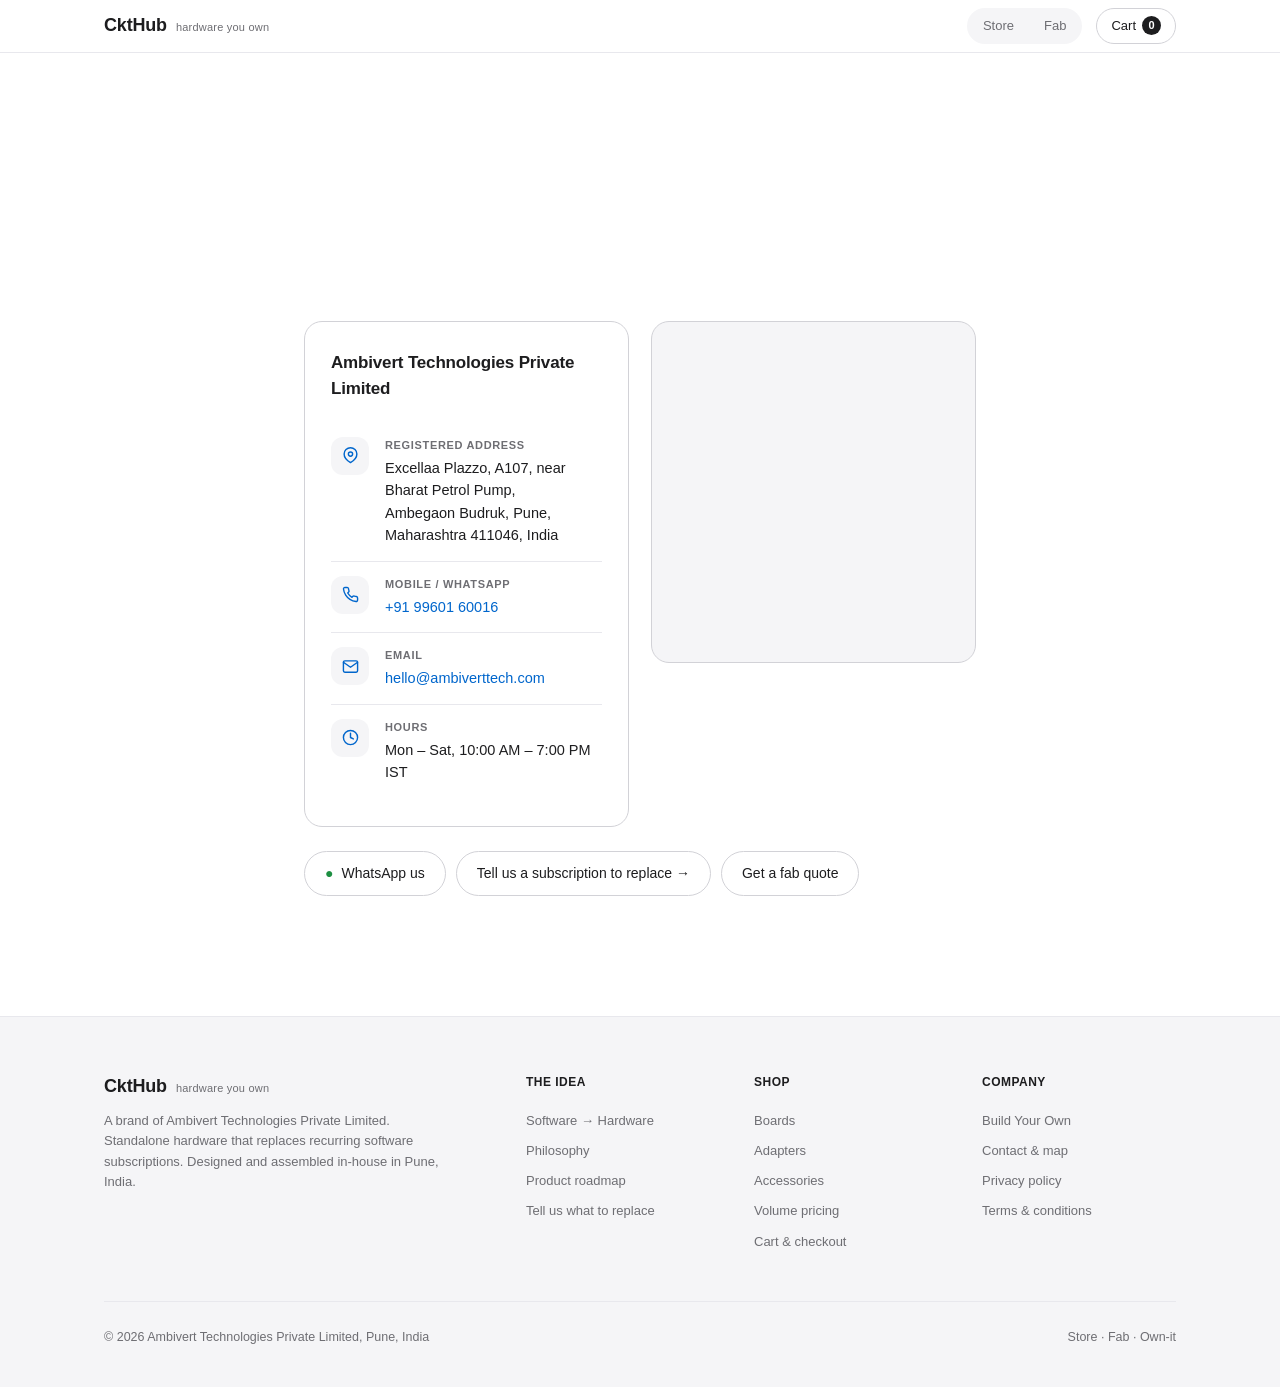
<file: contact.html>
<!DOCTYPE html>
<html lang="en">
<head>
<meta charset="UTF-8">
<meta name="viewport" content="width=device-width, initial-scale=1.0">
<title>Contact Us — CktHub · Ambivert Technologies Private Limited, Pune</title>
<meta name="description" content="Contact Ambivert Technologies Private Limited, makers of CktHub. Address, phone, WhatsApp, email, hours and map — Pune, Maharashtra, India.">
<meta name="robots" content="index, follow">
<link rel="canonical" href="https://ckthub.com/contact.html">
<meta property="og:type" content="website">
<meta property="og:title" content="Contact Us — CktHub, Pune">
<meta property="og:description" content="Questions about an order, a board, a fab job, bulk pricing, or a subscription you'd rather own — reach us directly.">
<meta property="og:url" content="https://ckthub.com/contact.html">
<link rel="stylesheet" href="style.css">
<script type="application/ld+json">
{
  "@context": "https://schema.org",
  "@type": "LocalBusiness",
  "name": "Ambivert Technologies Private Limited",
  "brand": "CktHub",
  "url": "https://ckthub.com",
  "telephone": "+91-99601-60016",
  "email": "hello@ambiverttech.com",
  "address": {
    "@type": "PostalAddress",
    "streetAddress": "Excellaa Plazzo, A107, near Bharat Petrol Pump, Ambegaon Budruk",
    "addressLocality": "Pune",
    "addressRegion": "Maharashtra",
    "postalCode": "411046",
    "addressCountry": "IN"
  },
  "openingHours": "Mo-Sa 10:00-19:00",
  "areaServed": "IN"
}
</script>
</head>
<body>
<a class="skip-link" href="#main">Skip to content</a>

<header class="site-head">
  <div class="wrap nav">
    <a class="brand" href="index.html">CktHub<small>hardware you own</small></a>
    <div class="navright">
      <div class="seg" role="tablist" aria-label="Switch between store and fab">
        <a href="index.html">Store</a>
        <a href="fab.html">Fab</a>
      </div>
      <a class="cart-chip" href="cart.html">Cart <span class="cart-count">0</span></a>
    </div>
  </div>
</header>

<main id="main">
  <section aria-labelledby="page-title">
    <div class="wrap-narrow">
      <div class="section-head reveal">
        <div class="eyebrow">Contact</div>
        <h1 id="page-title">Get in touch</h1>
        <p class="section-sub">Questions about an order, a board, a fab job, bulk pricing, or a subscription you'd rather own — reach us directly. We answer on WhatsApp fastest.</p>
      </div>

      <div class="contact-grid">
        <div class="contact-card">
          <h2>Ambivert Technologies Private Limited</h2>

          <div class="contact-row">
            <div class="icon">
              <svg viewBox="0 0 24 24" fill="none" stroke="currentColor" stroke-width="2" stroke-linecap="round" stroke-linejoin="round"><path d="M21 10c0 7-9 12-9 12s-9-5-9-12a9 9 0 0 1 18 0z"></path><circle cx="12" cy="10" r="3"></circle></svg>
            </div>
            <div>
              <div class="label">Registered address</div>
              <div class="value">Excellaa Plazzo, A107, near Bharat Petrol Pump,<br>Ambegaon Budruk, Pune, Maharashtra 411046, India</div>
            </div>
          </div>

          <div class="contact-row">
            <div class="icon">
              <svg viewBox="0 0 24 24" fill="none" stroke="currentColor" stroke-width="2" stroke-linecap="round" stroke-linejoin="round"><path d="M22 16.92v3a2 2 0 0 1-2.18 2 19.79 19.79 0 0 1-8.63-3.07 19.5 19.5 0 0 1-6-6 19.79 19.79 0 0 1-3.07-8.67A2 2 0 0 1 4.11 2h3a2 2 0 0 1 2 1.72c.127.96.361 1.903.7 2.81a2 2 0 0 1-.45 2.11L8.09 9.91a16 16 0 0 0 6 6l1.27-1.27a2 2 0 0 1 2.11-.45c.907.339 1.85.573 2.81.7A2 2 0 0 1 22 16.92z"></path></svg>
            </div>
            <div>
              <div class="label">Mobile / WhatsApp</div>
              <div class="value"><a href="tel:+919960160016">+91 99601 60016</a></div>
            </div>
          </div>

          <div class="contact-row">
            <div class="icon">
              <svg viewBox="0 0 24 24" fill="none" stroke="currentColor" stroke-width="2" stroke-linecap="round" stroke-linejoin="round"><rect x="2" y="4" width="20" height="16" rx="2"></rect><path d="m22 6-10 7L2 6"></path></svg>
            </div>
            <div>
              <div class="label">Email</div>
              <div class="value"><a href="mailto:hello@ambiverttech.com">hello@ambiverttech.com</a></div>
            </div>
          </div>

          <div class="contact-row">
            <div class="icon">
              <svg viewBox="0 0 24 24" fill="none" stroke="currentColor" stroke-width="2" stroke-linecap="round" stroke-linejoin="round"><circle cx="12" cy="12" r="10"></circle><path d="M12 6v6l4 2"></path></svg>
            </div>
            <div>
              <div class="label">Hours</div>
              <div class="value">Mon – Sat, 10:00 AM – 7:00 PM IST</div>
            </div>
          </div>
        </div>

        <div class="map-wrap">
          <iframe
            src="https://www.google.com/maps?q=Excellaa%20Plazzo%2C%20A107%2C%20near%20Bharat%20Petrol%20Pump%2C%20Ambegaon%20Budruk%2C%20Pune%2C%20Maharashtra%20411046&output=embed"
            loading="lazy"
            referrerpolicy="no-referrer-when-downgrade"
            title="Ambivert Technologies Private Limited — location map">
          </iframe>
        </div>
      </div>

      <div class="quick-links" aria-label="Quick contact options">
        <a class="quick-link" href="https://wa.me/919960160016" target="_blank" rel="noopener"><span class="wa">●</span> WhatsApp us</a>
        <a class="quick-link" href="own-it.html">Tell us a subscription to replace →</a>
        <a class="quick-link" href="fab.html">Get a fab quote</a>
      </div>
    </div>
  </section>
</main>

<footer>
  <div class="wrap">
    <div class="footer-grid">
      <div class="footer-brand">
        <a class="brand" href="index.html">CktHub<small>hardware you own</small></a>
        <p>A brand of Ambivert Technologies Private Limited. Standalone hardware that replaces recurring software subscriptions. Designed and assembled in-house in Pune, India.</p>
      </div>
      <div class="footer-col">
        <h4>The idea</h4>
        <a href="index.html#idea">Software → Hardware</a>
        <a href="index.html#philosophy">Philosophy</a>
        <a href="index.html#products">Product roadmap</a>
        <a href="own-it.html">Tell us what to replace</a>
      </div>
      <div class="footer-col">
        <h4>Shop</h4>
        <a href="index.html#boards">Boards</a>
        <a href="index.html#adapters">Adapters</a>
        <a href="index.html#accessories">Accessories</a>
        <a href="index.html#volume">Volume pricing</a>
        <a href="cart.html">Cart &amp; checkout</a>
      </div>
      <div class="footer-col">
        <h4>Company</h4>
        <a href="fab.html">Build Your Own</a>
        <a href="contact.html">Contact &amp; map</a>
        <a href="privacy.html">Privacy policy</a>
        <a href="terms.html">Terms &amp; conditions</a>
      </div>
    </div>
    <div class="footer-bottom">
      <span>© 2026 Ambivert Technologies Private Limited, Pune, India</span>
      <span><a href="index.html">Store</a> · <a href="fab.html">Fab</a> · <a href="own-it.html">Own-it</a></span>
    </div>
  </div>
</footer>

<script>
  (function(){
    try{
      var raw = localStorage.getItem('ckthub_cart');
      var cart = raw ? JSON.parse(raw) : [];
      var count = cart.reduce(function(sum, item){ return sum + item.qty; }, 0);
      document.querySelectorAll('.cart-count').forEach(function(el){ el.textContent = count; });
    }catch(e){}
  })();
</script>

</body>
</html>
</file>
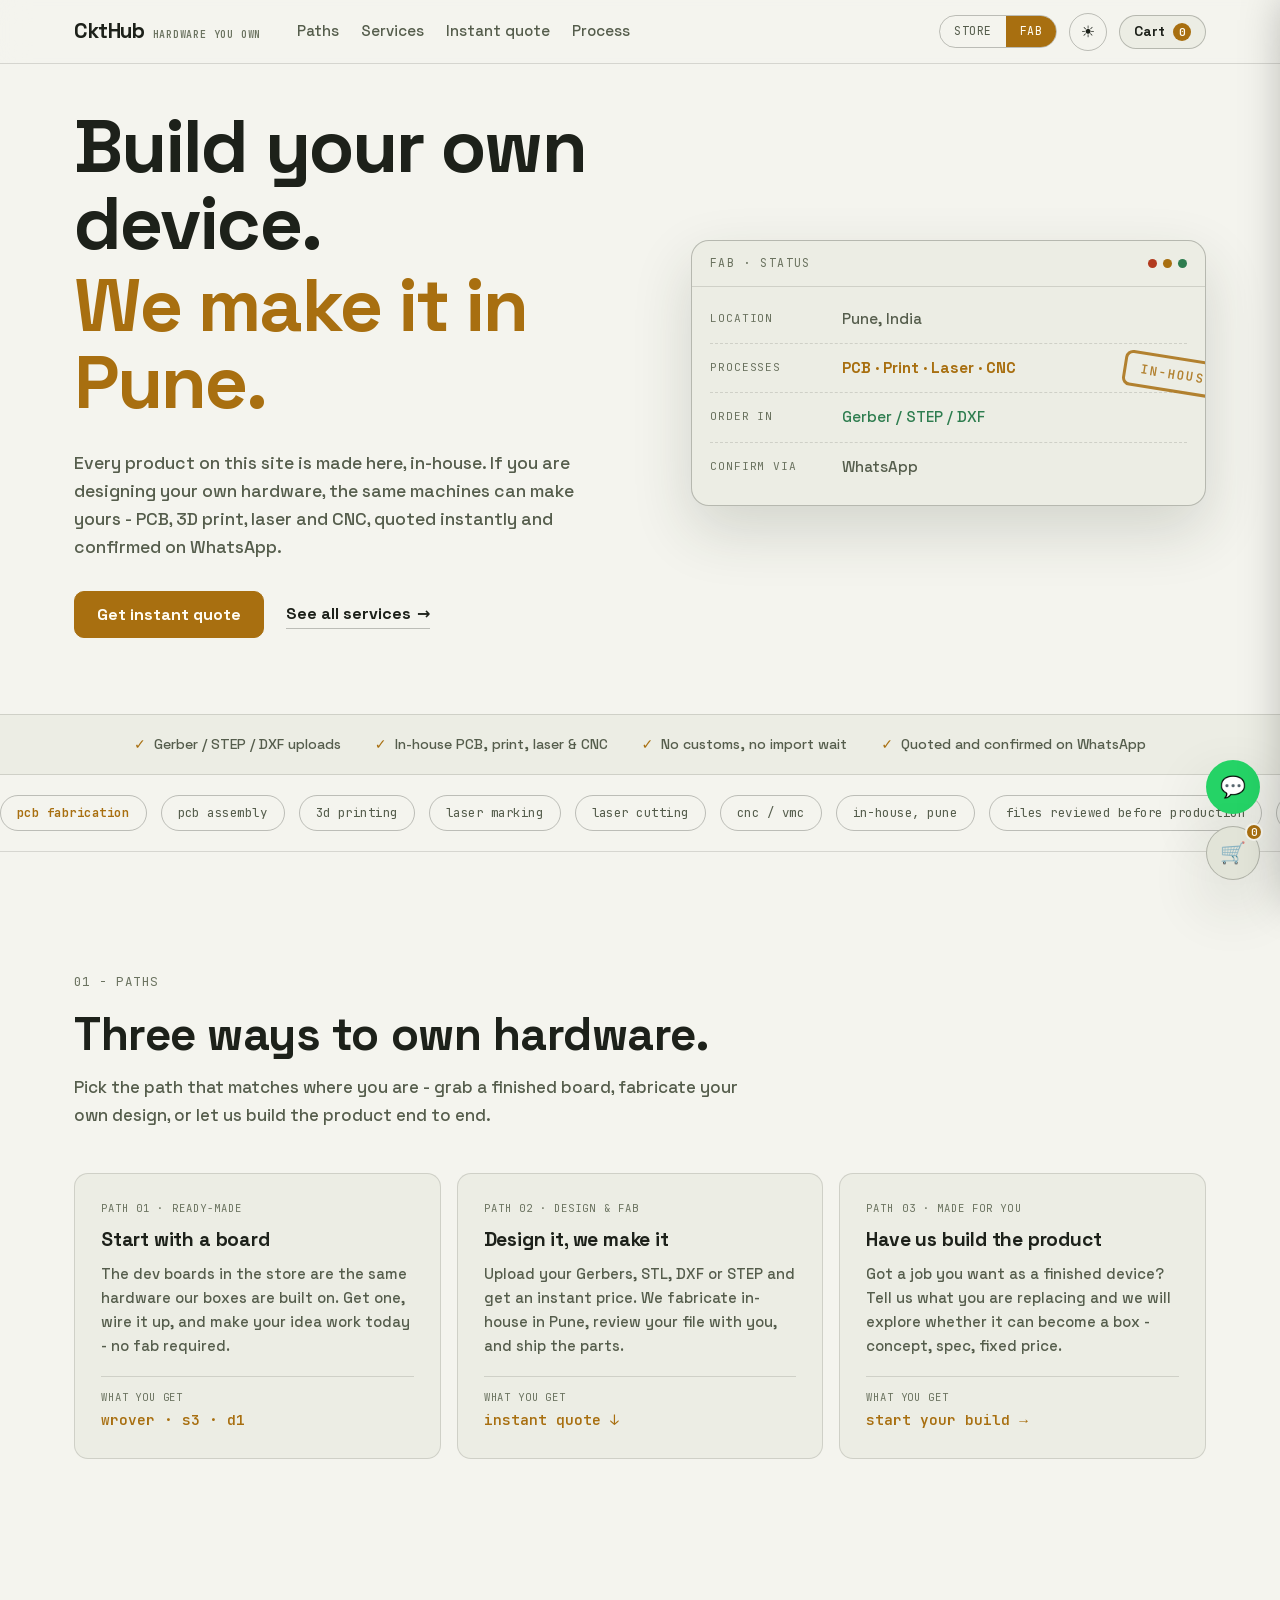
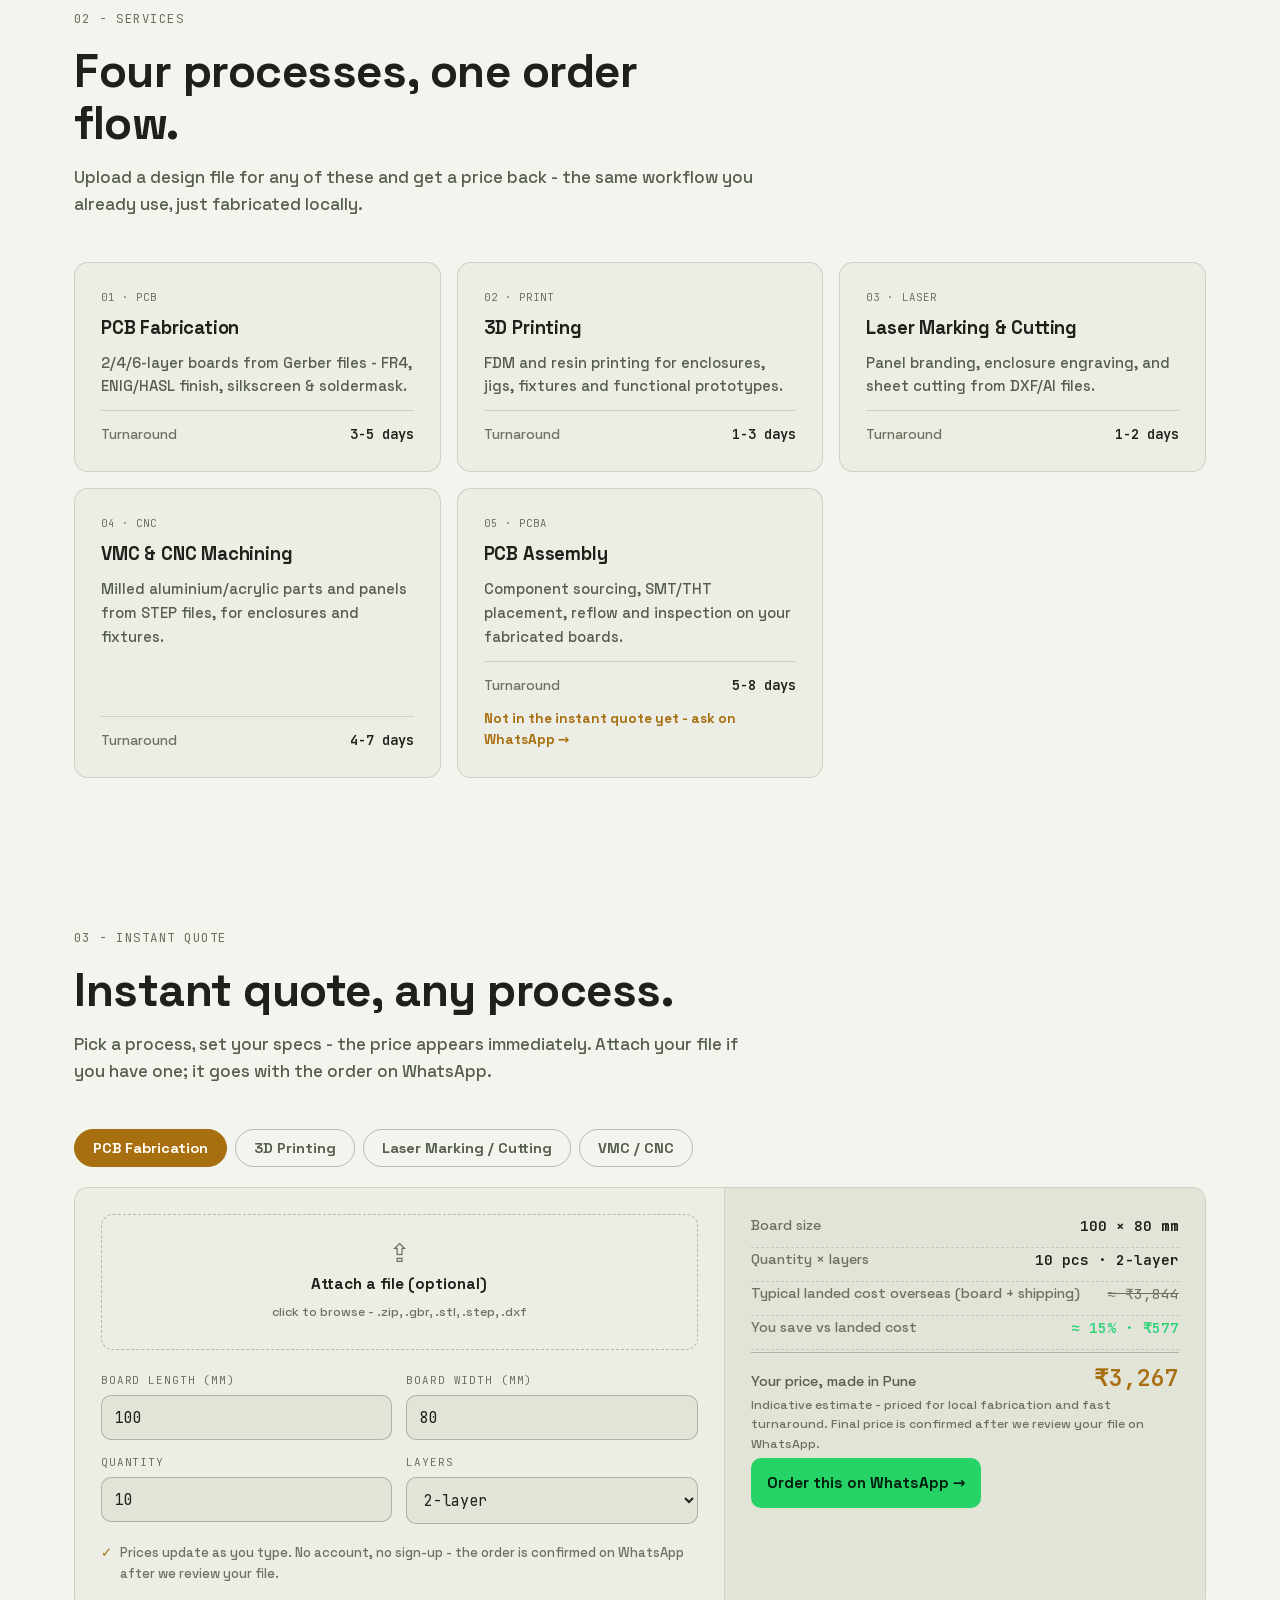
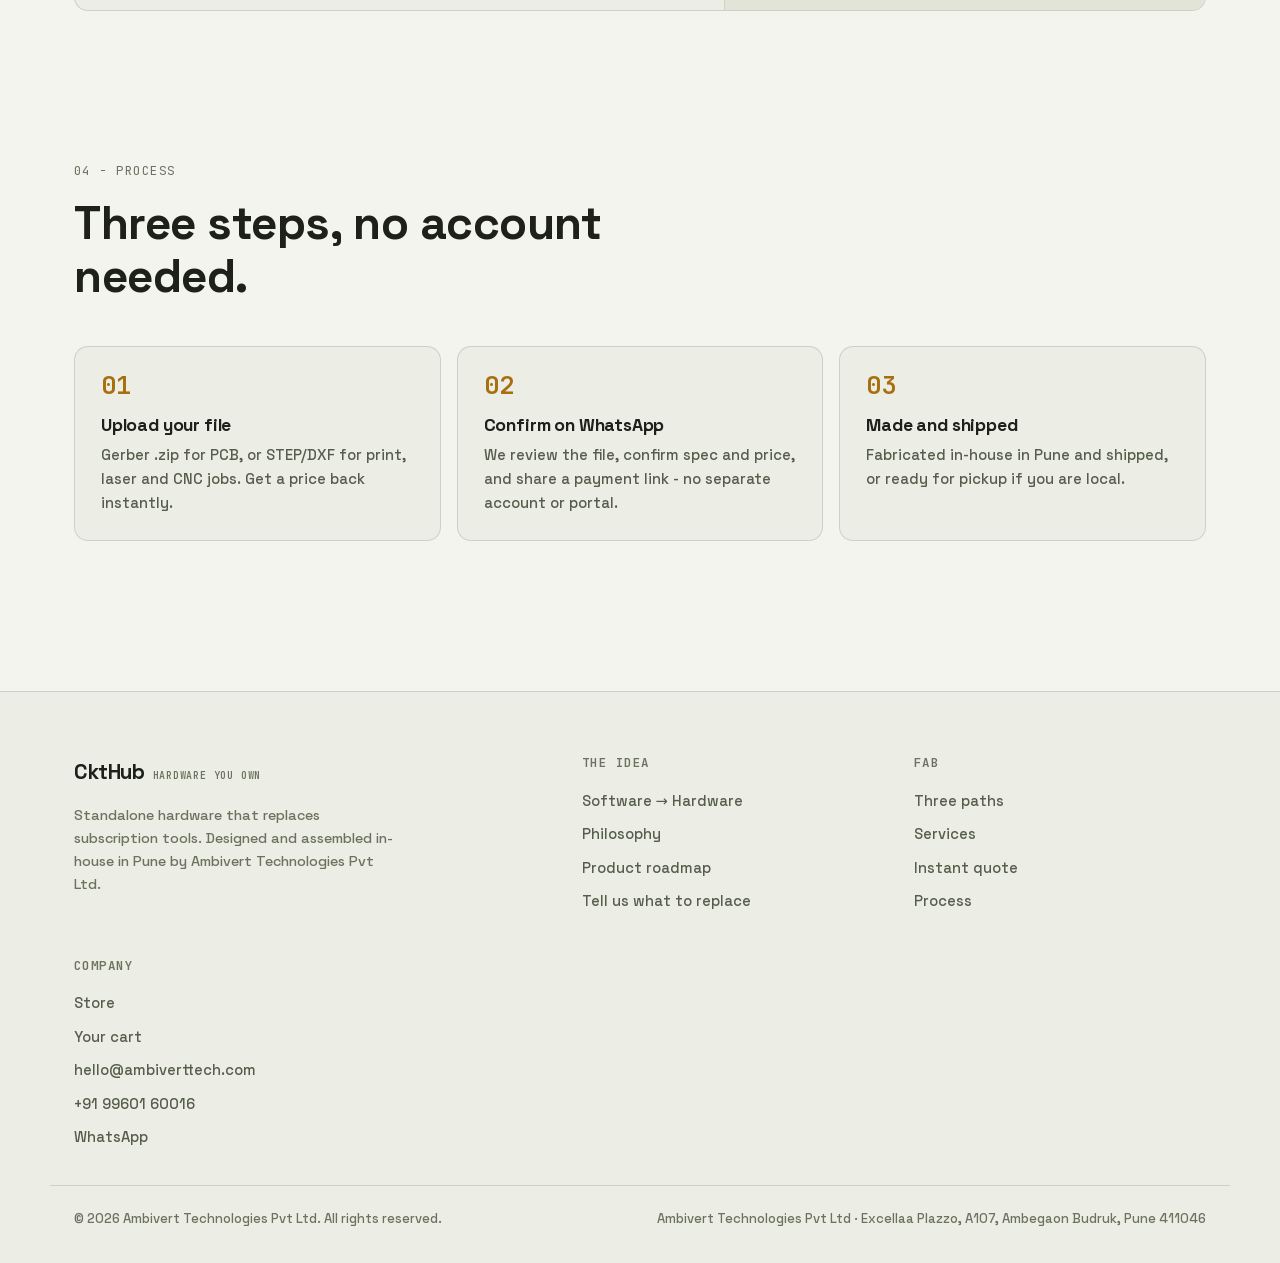
<file: fab.html>
<!DOCTYPE html>
<html lang="en">
<head>
<meta charset="UTF-8">
<meta name="viewport" content="width=device-width, initial-scale=1.0">
<title>Build Your Own - PCB, 3D Print, Laser &amp; CNC - CktHub Fab, Pune</title>
<link rel="icon" href="data:image/svg+xml,%3Csvg xmlns='http://www.w3.org/2000/svg' viewBox='0 0 32 32'%3E%3Crect width='32' height='32' rx='7' fill='%23E3A83C'/%3E%3Ctext x='16' y='22' font-family='Helvetica,Arial,sans-serif' font-size='17' font-weight='700' fill='%23191204' text-anchor='middle'%3EC%3C/text%3E%3C/svg%3E">
<meta name="description" content="CktHub Fab makes hardware. PCB fabrication, 3D printing, laser marking & cutting, and CNC/VMC machining - in Pune, quoted instantly, confirmed on WhatsApp. Every CktHub box starts here; so can yours.">
<meta name="robots" content="index, follow">
<link rel="canonical" href="https://ckthub.com/fab.html">
<meta property="og:type" content="website">
<meta property="og:title" content="Build Your Own - CktHub Fab, Pune">
<meta property="og:description" content="PCB, 3D print, laser & CNC in Pune. Every CktHub box starts here; so can yours.">
<meta property="og:url" content="https://ckthub.com/fab.html">
<meta property="og:image" content="https://ckthub.com/wrover-devkit.png">
<meta property="og:image:alt" content="CktHub ESP32 dev board on a lab bench">
<meta name="twitter:card" content="summary_large_image">
<style>
@font-face{font-family:'Space Grotesk';font-style:normal;font-weight:500;font-display:swap;src:url(fonts/space-grotesk-latin.woff2) format('woff2')}
@font-face{font-family:'Space Grotesk';font-style:normal;font-weight:700;font-display:swap;src:url(fonts/space-grotesk-latin.woff2) format('woff2')}
@font-face{font-family:'JetBrains Mono';font-style:normal;font-weight:400;font-display:swap;src:url(fonts/jetbrains-mono-latin.woff2) format('woff2')}
@font-face{font-family:'JetBrains Mono';font-style:normal;font-weight:600;font-display:swap;src:url(fonts/jetbrains-mono-latin.woff2) format('woff2')}
/* ============ tokens ============ */
:root{
  --bg:#0A0D0B; --bg-2:#10140F; --bg-3:#161B14;
  --line:rgba(233,237,220,.10); --line-2:rgba(233,237,220,.18);
  --text:#EAEDE2; --text-2:#A7AE9F; --text-3:#8A9280;
  --accent:#E3A83C; --accent-ink:#191204; --accent-soft:rgba(227,168,60,.13);
  --ok:#63C48F; --bad:#E06C4F;
  --r:14px;
  --fd:'Space Grotesk',system-ui,-apple-system,'Segoe UI',sans-serif;
  --fm:'JetBrains Mono',ui-monospace,SFMono-Regular,Menlo,monospace;
  --shadow:0 24px 70px rgba(0,0,0,.5);
  --maxw:1180px;
  --nav-h:64px;
}
[data-theme="light"]{
  --bg:#F4F4EE; --bg-2:#ECEDE4; --bg-3:#E2E4D8;
  --line:rgba(29,33,26,.14); --line-2:rgba(29,33,26,.26);
  --text:#1D211A; --text-2:#555D4C; --text-3:#6B7360;
  --accent:#A86F10; --accent-ink:#FFFDF4; --accent-soft:rgba(168,111,16,.12);
  --ok:#2E7D4F; --bad:#B23A1E;
  --shadow:0 24px 60px rgba(40,50,30,.16);
}

/* ============ base ============ */
*,*::before,*::after{box-sizing:border-box}
html{scroll-behavior:smooth}
body{margin:0;background:var(--bg);color:var(--text);font-family:var(--fd);font-size:16px;line-height:1.6;-webkit-font-smoothing:antialiased;transition:background .3s,color .3s}
::selection{background:var(--accent);color:var(--accent-ink)}
img{max-width:100%;display:block}
a{color:inherit}
h1,h2,h3,h4{margin:0;line-height:1.14;letter-spacing:-.01em;font-weight:700}
p{margin:0}
button{font-family:inherit;cursor:pointer}
.wrap{max-width:var(--maxw);margin:0 auto;padding:0 24px}
:focus-visible{outline:2px solid var(--accent);outline-offset:2px;border-radius:4px}
.skip-link{position:absolute;left:-999px;top:8px;z-index:200;background:var(--accent);color:var(--accent-ink);padding:8px 14px;border-radius:8px;font-weight:700;text-decoration:none}
.skip-link:focus{left:8px}

/* section rhythm */
.section-pad{padding:96px 0}
h2.title{font-size:clamp(1.85rem,3.6vw,2.9rem);max-width:22ch}
p.sub{color:var(--text-2);max-width:62ch;font-size:1.06rem;margin-top:14px}
.side-note{font-family:var(--fm);font-size:.78rem;letter-spacing:.12em;text-transform:uppercase;color:var(--text-3);margin-bottom:16px}

/* reveal on scroll (gated by .js) */
.js .rv{opacity:0;transform:translateY(20px);transition:opacity .65s cubic-bezier(.16,1,.3,1),transform .65s cubic-bezier(.16,1,.3,1)}
.js .rv.in{opacity:1;transform:none}

/* ============ buttons ============ */
.btn{display:inline-flex;align-items:center;justify-content:center;gap:8px;background:var(--accent);color:var(--accent-ink);border:1px solid var(--accent);border-radius:10px;padding:12px 22px;font-weight:700;font-size:1rem;text-decoration:none;transition:transform .18s cubic-bezier(.16,1,.3,1),box-shadow .18s,filter .18s;white-space:nowrap}
.btn:hover{filter:brightness(1.07);box-shadow:0 8px 28px var(--accent-soft)}
.btn:active{transform:scale(.97)}
.btn.ghost{background:transparent;color:var(--text);border-color:var(--line-2)}
.btn.ghost:hover{border-color:var(--accent);color:var(--accent)}
.tlink{display:inline-flex;align-items:center;gap:6px;color:var(--text);font-weight:700;text-decoration:none;border-bottom:1px solid var(--line-2);padding-bottom:2px;transition:color .2s,border-color .2s}
.tlink:hover{color:var(--accent);border-color:var(--accent)}
.tlink .arr{transition:transform .2s}
.tlink:hover .arr{transform:translateX(3px)}

/* ============ nav ============ */
.nav{position:fixed;inset:0 0 auto 0;z-index:90;height:var(--nav-h);background:color-mix(in srgb,var(--bg) 84%,transparent);backdrop-filter:blur(14px);-webkit-backdrop-filter:blur(14px);border-bottom:1px solid var(--line)}
@media (prefers-reduced-transparency:reduce){.nav{background:var(--bg)}}
.nav-in{max-width:var(--maxw);margin:0 auto;padding:0 24px;height:100%;display:flex;align-items:center;gap:28px}
.brand{display:flex;align-items:baseline;gap:8px;text-decoration:none;font-weight:700;font-size:1.3rem;letter-spacing:-.02em}
.brand .tag{font-family:var(--fm);font-size:.62rem;color:var(--text-3);letter-spacing:.08em;text-transform:uppercase}
.navlinks{display:flex;gap:22px;list-style:none;margin:0;padding:0;margin-left:8px}
.navlinks a{color:var(--text-2);text-decoration:none;font-size:.95rem;font-weight:500;transition:color .2s}
.navlinks a:hover{color:var(--accent)}
.nav-right{margin-left:auto;display:flex;align-items:center;gap:12px}
.seg{display:flex;border:1px solid var(--line-2);border-radius:999px;overflow:hidden}
.seg a{font-family:var(--fm);font-size:.72rem;text-decoration:none;padding:6px 14px;color:var(--text-2);letter-spacing:.04em;text-transform:uppercase}
.seg a.active{background:var(--accent);color:var(--accent-ink)}
.seg a:not(.active):hover{color:var(--text)}
.icon-btn{background:transparent;border:1px solid var(--line-2);border-radius:999px;width:38px;height:38px;display:inline-flex;align-items:center;justify-content:center;color:var(--text);font-size:1rem;transition:border-color .2s,color .2s}
.icon-btn:hover{border-color:var(--accent);color:var(--accent)}
.cart-chip{display:inline-flex;align-items:center;gap:8px;background:var(--bg-2);border:1px solid var(--line-2);color:var(--text);border-radius:999px;padding:7px 14px;font-size:.85rem;font-weight:600;transition:border-color .2s}
.cart-chip:hover{border-color:var(--accent)}
.cart-chip .cnt{background:var(--accent);color:var(--accent-ink);border-radius:999px;font-family:var(--fm);font-size:.7rem;min-width:18px;height:18px;display:inline-flex;align-items:center;justify-content:center;padding:0 5px}
.burger{display:none;background:none;border:none;color:var(--text);font-size:1.3rem;width:38px;height:38px}
.mobile-menu{position:fixed;top:var(--nav-h);left:0;right:0;z-index:89;background:var(--bg);border-bottom:1px solid var(--line);display:none;flex-direction:column;padding:12px 24px 18px}
.mobile-menu.open{display:flex}
.mobile-menu a{padding:10px 0;color:var(--text);text-decoration:none;font-weight:600;border-bottom:1px solid var(--line)}
.mobile-menu a:last-child{border-bottom:none}
.mobile-menu .seg{width:fit-content;margin-top:12px}

/* ============ trust strip ============ */
.trust{border-top:1px solid var(--line);border-bottom:1px solid var(--line);background:var(--bg-2)}
.trust-in{max-width:var(--maxw);margin:0 auto;padding:18px 24px;display:flex;flex-wrap:wrap;gap:10px 34px;justify-content:center}
.trust-in span{display:inline-flex;align-items:center;gap:8px;font-size:.88rem;color:var(--text-2)}
.trust-in .tick{color:var(--accent);font-weight:700}

/* ============ jobs marquee (the one marquee on the page) ============ */
.jobs{overflow:hidden;border-bottom:1px solid var(--line);padding:20px 0;position:relative}
.jobs-track{display:flex;gap:14px;width:max-content;animation:jobsX 38s linear infinite}
.jobs:hover .jobs-track{animation-play-state:paused}
@keyframes jobsX{to{transform:translateX(-50%)}}
.jobs .chip{font-family:var(--fm);font-size:.78rem;color:var(--text-2);border:1px solid var(--line-2);border-radius:999px;padding:7px 16px;white-space:nowrap;letter-spacing:.04em}
.jobs .chip b{color:var(--accent);font-weight:600}

/* ============ footer ============ */
footer{border-top:1px solid var(--line);background:var(--bg-2);margin-top:120px}
.foot-in{max-width:var(--maxw);margin:0 auto;padding:64px 24px 30px;display:grid;grid-template-columns:1.6fr 1fr 1fr;gap:40px}
.f-brand p{margin-top:14px;color:var(--text-3);font-size:.9rem;max-width:36ch}
.f-col h4{font-size:.78rem;font-family:var(--fm);letter-spacing:.12em;text-transform:uppercase;color:var(--text-3);margin-bottom:14px}
.f-col a{display:block;color:var(--text-2);text-decoration:none;font-size:.92rem;padding:5px 0;transition:color .2s}
.f-col a:hover{color:var(--accent)}
.f-base{max-width:var(--maxw);margin:0 auto;padding:22px 24px 34px;display:flex;justify-content:space-between;gap:14px;flex-wrap:wrap;border-top:1px solid var(--line);color:var(--text-3);font-size:.82rem}

/* ============ FABs / cart / toast ============ */
.fab{position:fixed;right:20px;bottom:20px;z-index:80;width:54px;height:54px;border-radius:50%;border:1px solid var(--line-2);background:var(--bg-3);box-shadow:var(--shadow);display:inline-flex;align-items:center;justify-content:center;font-size:1.3rem;transition:transform .18s,filter .2s}
.fab:hover{transform:translateY(-2px);filter:brightness(1.06)}
.fab.wa{right:20px;bottom:86px;border-color:rgba(37,211,102,.35);background:#25D366;color:#04210F}
.fab.wa:hover{filter:saturate(1.15) brightness(1.04)}
.fab .cnt{position:absolute;top:-4px;right:-4px;background:var(--accent);color:var(--accent-ink);font-family:var(--fm);font-size:.66rem;font-weight:700;min-width:18px;height:18px;border-radius:999px;display:flex;align-items:center;justify-content:center;padding:0 4px;border:2px solid var(--bg)}
.drawer-overlay{position:fixed;inset:0;background:rgba(0,0,0,.55);z-index:95}
.drawer-overlay[hidden]{display:none}
.drawer{position:fixed;top:0;right:0;bottom:0;width:min(420px,100vw);background:var(--bg-2);border-left:1px solid var(--line-2);z-index:96;transform:translateX(105%);transition:transform .3s cubic-bezier(.16,1,.3,1);display:flex;flex-direction:column;box-shadow:-18px 0 40px rgba(0,0,0,.25)}
.drawer.open{transform:none}
.drawer-head{display:flex;align-items:center;justify-content:space-between;padding:20px 24px;border-bottom:1px solid var(--line)}
.drawer-head h3{font-size:1.15rem}
.drawer .x{background:none;border:none;color:var(--text-2);font-size:1.3rem;width:34px;height:34px;border-radius:8px}
.drawer .x:hover{color:var(--text)}
.drawer-body{flex:1;overflow-y:auto;padding:10px 24px}
.empty{padding:46px 10px;text-align:center;color:var(--text-3);font-size:.95rem}
.empty a{color:var(--accent)}
.items{display:flex;flex-direction:column}
.i{display:grid;grid-template-columns:1fr auto auto auto;align-items:center;gap:14px;padding:18px 0;border-bottom:1px solid var(--line)}
.i-n{display:flex;flex-direction:column;gap:3px}
.i-n b{font-size:.95rem;line-height:1.25}
.i-u{font-family:var(--fm);font-size:.72rem;color:var(--text-3)}
.i-q{display:flex;align-items:center;gap:8px}
.i-q .q{width:26px;height:26px;border-radius:7px;border:1px solid var(--line-2);background:var(--bg-3);color:var(--text);font-size:.95rem;line-height:1}
.i-q .q:hover{border-color:var(--accent)}
.i-q span{font-family:var(--fm);font-size:.9rem;min-width:20px;text-align:center}
.i-t{font-family:var(--fm);font-weight:700;color:var(--text);min-width:64px;text-align:right}
.i-x{background:none;border:none;color:var(--text-3);font-size:1rem;padding:4px}
.i-x:hover{color:var(--bad)}
.drawer-foot{border-top:1px solid var(--line);padding:18px 24px 24px;display:flex;flex-direction:column;gap:10px}
.drawer-total{display:flex;justify-content:space-between;align-items:baseline;font-size:1.05rem}
.drawer-total b{font-family:var(--fm);font-size:1.3rem}
.drawer-note{font-size:.78rem;color:var(--text-3)}
.drawer-full{font-size:.8rem;color:var(--text-2);text-align:center;text-decoration:underline;padding:2px 0;transition:color .2s}
.drawer-full:hover{color:var(--accent)}
.toast{position:fixed;left:50%;bottom:26px;transform:translate(-50%,80px);background:var(--bg-3);border:1px solid var(--line-2);color:var(--text);padding:13px 22px;border-radius:12px;font-size:.92rem;z-index:99;opacity:0;transition:all .3s cubic-bezier(.16,1,.3,1);box-shadow:var(--shadow);pointer-events:none;text-align:center;max-width:calc(100vw - 40px)}
.toast.show{transform:translate(-50%,0);opacity:1}
.no-scroll{overflow:hidden}
/* ============ reduced motion ============ */
@media (prefers-reduced-motion: reduce){
  html{scroll-behavior:auto}
  *,*::before,*::after{animation-duration:.01ms !important;animation-iteration-count:1 !important;transition-duration:.01ms !important}
  .js .rv{opacity:1;transform:none}
  .js .hero h1 .l1>span,.js .hero h1 .l2>span{transform:none}
  .jobs-track{animation:none;width:100%;flex-wrap:wrap}
  .pedestal img{animation:none}
  .trace{display:none}
}


/* ============ fab hero ============ */
.fhero{padding:calc(var(--nav-h) + 44px) 0 76px;overflow:hidden}
.fhero .hero-grid{max-width:var(--maxw);margin:0 auto;padding:0 24px;display:grid;grid-template-columns:1.05fr .95fr;gap:48px;align-items:center}
.fhero h1{font-size:clamp(2.55rem,6.2vw,4.7rem);line-height:1.02;letter-spacing:-.025em}
.fhero h1 .l1,.fhero h1 .l2{display:block;overflow:hidden;padding-bottom:.08em}
.fhero h1 .l2{color:var(--accent)}
.js .fhero h1 .l1>span,.js .fhero h1 .l2>span{display:inline-block;transform:translateY(115%);transition:transform .9s cubic-bezier(.16,1,.3,1)}
.js .fhero.in h1 .l1>span{transition-delay:.08s}
.js .fhero.in h1 .l2>span{transition-delay:.24s}
.js .fhero.in h1 .l1>span,.js .fhero.in h1 .l2>span{transform:none}
.fhero .lead{color:var(--text-2);font-size:1.1rem;max-width:46ch;margin-top:22px}
.fhero .hero-ctas{display:flex;align-items:center;gap:22px;margin-top:30px;flex-wrap:wrap}

/* readout terminal */
.readout{position:relative;background:var(--bg-2);border:1px solid var(--line-2);border-radius:18px;overflow:hidden;box-shadow:var(--shadow)}
.readout-head{display:flex;align-items:center;justify-content:space-between;padding:13px 18px;border-bottom:1px solid var(--line);font-family:var(--fm);font-size:.72rem;letter-spacing:.12em;text-transform:uppercase;color:var(--text-3)}
.readout-head .dots{display:flex;gap:6px}
.readout-head .dots i{width:9px;height:9px;border-radius:50%;background:var(--line-2)}
.readout-head .dots i:first-child{background:var(--bad)}
.readout-head .dots i:nth-child(2){background:var(--accent)}
.readout-head .dots i:last-child{background:var(--ok)}
.readout-body{padding:8px 18px 14px}
.readout-row{display:grid;grid-template-columns:120px 1fr;gap:12px;padding:12px 0;border-bottom:1px dashed var(--line)}
.readout-row:last-child{border-bottom:none}
.readout-row .k{font-family:var(--fm);font-size:.7rem;letter-spacing:.08em;text-transform:uppercase;color:var(--text-3);padding-top:3px}
.readout-row .v{color:var(--text-2);font-size:.95rem}
.readout-row .v.accent{color:var(--accent);font-weight:600}
.readout-row .v.ok{color:var(--ok)}
.readout .stamp-fab{position:absolute;top:44%;right:-26px;transform:rotate(9deg);border:3px solid var(--accent);color:var(--accent);font-family:var(--fm);font-weight:600;font-size:.78rem;letter-spacing:.18em;text-transform:uppercase;padding:5px 14px;border-radius:8px;opacity:.85}

/* ============ paths ============ */
.paths{max-width:var(--maxw);margin:0 auto;padding:120px 24px 30px}
.paths-grid{display:grid;grid-template-columns:repeat(3,1fr);gap:16px;margin-top:44px}
.path-card{display:flex;flex-direction:column;gap:12px;background:var(--bg-2);border:1px solid var(--line);border-radius:var(--r);padding:26px;text-decoration:none;transition:transform .22s cubic-bezier(.16,1,.3,1),border-color .22s,box-shadow .22s}
.path-card:hover{transform:translateY(-3px);border-color:var(--line-2);box-shadow:0 14px 40px rgba(0,0,0,.25)}
.path-card .tag{font-family:var(--fm);font-size:.66rem;letter-spacing:.1em;text-transform:uppercase;color:var(--text-3)}
.path-card h3{font-size:1.2rem}
.path-card p{color:var(--text-2);font-size:.93rem;line-height:1.6;flex:1}
.path-card .meta{display:flex;flex-direction:column;gap:3px;margin-top:6px;padding-top:12px;border-top:1px solid var(--line)}
.path-card .meta span{font-family:var(--fm);font-size:.66rem;letter-spacing:.08em;text-transform:uppercase;color:var(--text-3)}
.path-card .meta b{font-family:var(--fm);font-size:.9rem;color:var(--accent);font-weight:600}

/* ============ services ============ */
.svc-sec{max-width:var(--maxw);margin:0 auto;padding:120px 24px 30px}
.svc-grid{display:grid;grid-template-columns:repeat(3,1fr);gap:16px;margin-top:44px}
.svc-card{display:flex;flex-direction:column;gap:12px;background:var(--bg-2);border:1px solid var(--line);border-radius:var(--r);padding:26px;transition:border-color .2s,transform .2s}
.svc-card:hover{border-color:var(--line-2);transform:translateY(-2px)}
.svc-card .tag{font-family:var(--fm);font-size:.66rem;letter-spacing:.1em;text-transform:uppercase;color:var(--text-3)}
.svc-card h3{font-size:1.15rem}
.svc-card p{color:var(--text-2);font-size:.93rem;line-height:1.6;flex:1}
.svc-card .meta{display:flex;justify-content:space-between;align-items:baseline;padding-top:12px;border-top:1px solid var(--line);font-size:.86rem;color:var(--text-3)}
.svc-card .meta b{font-family:var(--fm);color:var(--text)}
.wa-link{color:var(--accent);text-decoration:none;font-size:.85rem;font-weight:600}
.wa-link:hover{text-decoration:underline}

/* ============ quote ============ */
.quote-sec{max-width:var(--maxw);margin:0 auto;padding:120px 24px 30px}
.qtabs{display:flex;flex-wrap:wrap;gap:8px;margin-top:44px}
.qtab{background:transparent;border:1px solid var(--line-2);color:var(--text-2);border-radius:999px;padding:9px 18px;font-size:.9rem;font-weight:600;transition:border-color .2s,color .2s,background .2s}
.qtab:hover{border-color:var(--accent);color:var(--text)}
.qtab.active{background:var(--accent);border-color:var(--accent);color:var(--accent-ink)}
.quote-panel{margin-top:20px;background:var(--bg-2);border:1px solid var(--line);border-radius:var(--r);overflow:hidden}
.quote-grid{display:grid;grid-template-columns:1.15fr .85fr}
.quote-left{padding:26px;border-right:1px solid var(--line)}
.drop-zone{border:1.5px dashed var(--line-2);border-radius:12px;padding:26px 20px;text-align:center;cursor:pointer;transition:border-color .2s,background .2s;display:flex;flex-direction:column;align-items:center;gap:6px}
.drop-zone:hover{border-color:var(--accent)}
.drop-zone.filled{border-style:solid;border-color:var(--ok)}
.drop-zone .ic{font-size:1.6rem;color:var(--text-3);line-height:1}
.drop-zone b{font-size:.95rem}
.drop-zone span{font-size:.78rem;color:var(--text-3)}
.drop-zone.filled b{color:var(--ok);font-family:var(--fm);font-size:.82rem;word-break:break-all}
.qfields{display:none;flex-direction:column;gap:14px;margin-top:22px}
.qfields.active{display:flex}
.field-row{display:grid;grid-template-columns:1fr 1fr;gap:14px}
.field{display:flex;flex-direction:column;gap:6px}
.field label{font-family:var(--fm);font-size:.68rem;letter-spacing:.08em;text-transform:uppercase;color:var(--text-3)}
.field input,.field select{background:var(--bg-3);border:1px solid var(--line-2);color:var(--text);border-radius:10px;padding:11px 13px;font-size:.95rem;font-family:var(--fm);transition:border-color .2s}
.field input:focus,.field select:focus{outline:none;border-color:var(--accent)}
.field select option{background:var(--bg-3);color:var(--text)}
.quote-note{margin-top:18px;font-size:.82rem;color:var(--text-3);display:flex;gap:8px}
.quote-note .tick{color:var(--accent);font-weight:700}
.quote-right{padding:26px;background:var(--bg-3);display:flex;flex-direction:column;gap:14px}
.qr-empty{color:var(--text-3);font-size:.95rem;display:flex;align-items:center;justify-content:center;height:100%;text-align:center;padding:20px}
.quote-result{display:flex;flex-direction:column;gap:12px}
.qr-line{display:flex;justify-content:space-between;gap:14px;font-size:.9rem;padding-bottom:10px;border-bottom:1px dashed var(--line)}
.qr-line .k{color:var(--text-3)}
.qr-line .v{font-family:var(--fm);font-weight:600;text-align:right}
.qr-line .v.strike{text-decoration:line-through;color:var(--text-3);font-weight:400}
.qr-line .v.save{color:#2FD27B;font-weight:700}
.qr-line .v.unset{color:var(--bad)}
.qr-total{display:flex;justify-content:space-between;align-items:baseline;gap:14px;padding-top:6px;border-top:1px solid var(--line-2);margin-top:2px}
.qr-total .k{font-size:.9rem;color:var(--text-2)}
.qr-total .v{font-family:var(--fm);font-weight:700;font-size:1.45rem;color:var(--accent)}
.qr-total .v.unset{color:var(--bad);font-size:1rem}
.qr-note{font-size:.78rem;color:var(--text-3);line-height:1.55}
.btn-wa{display:inline-flex;align-items:center;justify-content:center;gap:9px;background:#25D366;color:#04210F;border:none;border-radius:10px;padding:13px 16px;font-weight:700;font-size:.95rem;text-decoration:none;transition:filter .2s;margin-top:4px}
.btn-wa:hover{filter:brightness(1.07)}

/* ============ process ============ */
.proc-sec{max-width:var(--maxw);margin:0 auto;padding:120px 24px 30px}
.process-grid{display:grid;grid-template-columns:repeat(3,1fr);gap:16px;margin-top:44px}
.proc-card{background:var(--bg-2);border:1px solid var(--line);border-radius:var(--r);padding:26px}
.proc-card .n{font-family:var(--fm);font-size:1.6rem;font-weight:700;color:var(--accent);line-height:1}
.proc-card h3{font-size:1.1rem;margin-top:16px}
.proc-card p{margin-top:8px;color:var(--text-2);font-size:.93rem;line-height:1.6}

/* ============ fab responsive ============ */
@media (max-width:1024px){
  .fhero .hero-grid{grid-template-columns:1fr;gap:44px}
  .readout{max-width:520px}
  .paths-grid{grid-template-columns:1fr 1fr}
  .svc-grid{grid-template-columns:1fr 1fr}
  .process-grid{grid-template-columns:1fr 1fr}
  .quote-grid{grid-template-columns:1fr}
  .quote-left{border-right:none;border-bottom:1px solid var(--line)}
}
@media (max-width:760px){
  .navlinks{display:none}
  .burger{display:inline-flex}
  .nav-right .seg{display:none}
  .nav-in{gap:12px}
  .brand .tag{display:none}
  .paths-grid{grid-template-columns:1fr}
  .svc-grid{grid-template-columns:1fr}
  .process-grid{grid-template-columns:1fr}
  .field-row{grid-template-columns:1fr}
  .readout .stamp-fab{display:none}
  .fhero{padding-top:calc(var(--nav-h) + 30px)}
  .foot-in{grid-template-columns:1fr;gap:30px}
}

</style>
<script type="application/ld+json">
{
  "@context": "https://schema.org",
  "@type": "LocalBusiness",
  "name": "CktHub Fab",
  "description": "Hardware manufacturing in Pune, India: PCB fabrication, PCB assembly, 3D printing, laser marking & cutting, and CNC/VMC machining.",
  "url": "https://ckthub.com/fab.html",
  "parentOrganization": {
    "@type": "Organization",
    "name": "Ambivert Technologies Private Limited",
    "url": "https://ckthub.com",
    "address": {
      "@type": "PostalAddress",
      "streetAddress": "Excellaa Plazzo, A107, near Bharat Petrol Pump, Ambegaon Budruk",
      "addressLocality": "Pune",
      "addressRegion": "Maharashtra",
      "postalCode": "411046",
      "addressCountry": "IN"
    }
  },
  "address": {
    "@type": "PostalAddress",
    "streetAddress": "Excellaa Plazzo, A107, near Bharat Petrol Pump, Ambegaon Budruk",
    "addressLocality": "Pune",
    "addressRegion": "Maharashtra",
    "postalCode": "411046",
    "addressCountry": "IN"
  },
  "telephone": "+91-99601-60016"
}
</script>
</head>
<body>
<a class="skip-link" href="#main">Skip to content</a>

<header class="nav">
  <div class="nav-in">
    <a class="brand" href="index.html">CktHub<span class="tag">hardware you own</span></a>
    <nav class="navlinks" aria-label="Main navigation">
      <a href="#paths">Paths</a>
      <a href="#services">Services</a>
      <a href="#quote">Instant quote</a>
      <a href="#process">Process</a>
    </nav>
    <div class="nav-right">
      <div class="seg" role="tablist" aria-label="Switch between store and fab">
        <a href="index.html">Store</a>
        <a href="fab.html" class="active" aria-current="page">Fab</a>
      </div>
      <button class="icon-btn" id="themeBtn" aria-label="Switch between dark and light theme" title="Switch theme">☾</button>
      <button class="cart-chip" onclick="openCart()" aria-label="Open cart">Cart <span class="cnt" id="navCartCount">0</span></button>
      <button class="burger" id="burger" aria-label="Open menu" aria-expanded="false">☰</button>
    </div>
  </div>
</header>
<div class="mobile-menu" id="mobileMenu">
  <a href="#paths">Paths</a>
  <a href="#services">Services</a>
  <a href="#quote">Instant quote</a>
  <a href="#process">Process</a>
  <div class="seg">
    <a href="index.html">Store</a>
    <a href="fab.html" class="active">Fab</a>
  </div>
</div>

<main id="main">

<!-- HERO -->
<section class="fhero" aria-labelledby="hero-title">
  <div class="hero-grid">
    <div>
      <h1 id="hero-title"><span class="l1"><span>Build your own device.</span></span><span class="l2"><span>We make it in Pune.</span></span></h1>
      <p class="lead">Every product on this site is made here, in-house. If you are designing your own hardware, the same machines can make yours - PCB, 3D print, laser and CNC, quoted instantly and confirmed on WhatsApp.</p>
      <div class="hero-ctas">
        <button class="btn" onclick="document.getElementById('quote').scrollIntoView({behavior:'smooth'})">Get instant quote</button>
        <a class="tlink" href="#services">See all services <span class="arr">→</span></a>
      </div>
    </div>
    <div class="readout" aria-label="Fab status">
      <div class="readout-head"><span>Fab · Status</span><span class="dots"><i></i><i></i><i></i></span></div>
      <div class="readout-body">
        <div class="readout-row"><span class="k">Location</span><span class="v">Pune, India</span></div>
        <div class="readout-row"><span class="k">Processes</span><span class="v accent">PCB · Print · Laser · CNC</span></div>
        <div class="readout-row"><span class="k">Order in</span><span class="v ok">Gerber / STEP / DXF</span></div>
        <div class="readout-row"><span class="k">Confirm via</span><span class="v">WhatsApp</span></div>
      </div>
      <span class="stamp-fab">IN-HOUSE</span>
    </div>
  </div>
</section>

<!-- TRUST STRIP -->
<section class="trust" aria-label="What CktHub Fab offers">
  <div class="trust-in">
    <span><span class="tick">✓</span> Gerber / STEP / DXF uploads</span>
    <span><span class="tick">✓</span> In-house PCB, print, laser &amp; CNC</span>
    <span><span class="tick">✓</span> No customs, no import wait</span>
    <span><span class="tick">✓</span> Quoted and confirmed on WhatsApp</span>
  </div>
</section>

<!-- THE ONE MARQUEE -->
<section class="jobs" aria-label="Fab processes">
  <div class="jobs-track">
    <span class="chip"><b>pcb fabrication</b></span><span class="chip">pcb assembly</span><span class="chip">3d printing</span><span class="chip">laser marking</span><span class="chip">laser cutting</span><span class="chip">cnc / vmc</span><span class="chip">in-house, pune</span><span class="chip">files reviewed before production</span><span class="chip">quoted on whatsapp</span><span class="chip">no customs</span>
    <span class="chip"><b>pcb fabrication</b></span><span class="chip">pcb assembly</span><span class="chip">3d printing</span><span class="chip">laser marking</span><span class="chip">laser cutting</span><span class="chip">cnc / vmc</span><span class="chip">in-house, pune</span><span class="chip">files reviewed before production</span><span class="chip">quoted on whatsapp</span><span class="chip">no customs</span>
  </div>
</section>

<!-- PATHS -->
<section id="paths" aria-labelledby="paths-title">
  <div class="paths">
    <div class="side-note rv">01 - Paths</div>
    <h2 class="title rv" id="paths-title">Three ways to own hardware.</h2>
    <p class="sub rv">Pick the path that matches where you are - grab a finished board, fabricate your own design, or let us build the product end to end.</p>
    <div class="paths-grid">
      <a href="index.html#shop" class="path-card rv">
        <div class="tag">Path 01 · Ready-made</div>
        <h3>Start with a board</h3>
        <p>The dev boards in the store are the same hardware our boxes are built on. Get one, wire it up, and make your idea work today - no fab required.</p>
        <div class="meta"><span>What you get</span><b>wrover · s3 · d1</b></div>
      </a>
      <a href="#quote" class="path-card rv">
        <div class="tag">Path 02 · Design &amp; fab</div>
        <h3>Design it, we make it</h3>
        <p>Upload your Gerbers, STL, DXF or STEP and get an instant price. We fabricate in-house in Pune, review your file with you, and ship the parts.</p>
        <div class="meta"><span>What you get</span><b>instant quote ↓</b></div>
      </a>
      <a href="index.html#contact" class="path-card rv">
        <div class="tag">Path 03 · Made for you</div>
        <h3>Have us build the product</h3>
        <p>Got a job you want as a finished device? Tell us what you are replacing and we will explore whether it can become a box - concept, spec, fixed price.</p>
        <div class="meta"><span>What you get</span><b>start your build →</b></div>
      </a>
    </div>
  </div>
</section>

<!-- SERVICES -->
<section id="services" aria-labelledby="services-title">
  <div class="svc-sec">
    <div class="side-note rv">02 - Services</div>
    <h2 class="title rv" id="services-title">Four processes, one order flow.</h2>
    <p class="sub rv">Upload a design file for any of these and get a price back - the same workflow you already use, just fabricated locally.</p>
    <div class="svc-grid">
      <article class="svc-card rv">
        <div class="tag">01 · PCB</div>
        <h3>PCB Fabrication</h3>
        <p>2/4/6-layer boards from Gerber files - FR4, ENIG/HASL finish, silkscreen &amp; soldermask.</p>
        <div class="meta"><span>Turnaround</span><b>3-5 days</b></div>
      </article>
      <article class="svc-card rv">
        <div class="tag">02 · Print</div>
        <h3>3D Printing</h3>
        <p>FDM and resin printing for enclosures, jigs, fixtures and functional prototypes.</p>
        <div class="meta"><span>Turnaround</span><b>1-3 days</b></div>
      </article>
      <article class="svc-card rv">
        <div class="tag">03 · Laser</div>
        <h3>Laser Marking &amp; Cutting</h3>
        <p>Panel branding, enclosure engraving, and sheet cutting from DXF/AI files.</p>
        <div class="meta"><span>Turnaround</span><b>1-2 days</b></div>
      </article>
      <article class="svc-card rv">
        <div class="tag">04 · CNC</div>
        <h3>VMC &amp; CNC Machining</h3>
        <p>Milled aluminium/acrylic parts and panels from STEP files, for enclosures and fixtures.</p>
        <div class="meta"><span>Turnaround</span><b>4-7 days</b></div>
      </article>
      <article class="svc-card rv">
        <div class="tag">05 · PCBA</div>
        <h3>PCB Assembly</h3>
        <p>Component sourcing, SMT/THT placement, reflow and inspection on your fabricated boards.</p>
        <div class="meta"><span>Turnaround</span><b>5-8 days</b></div>
        <a class="wa-link" href="https://wa.me/919960160016?text=Hi%2C%20I%27d%20like%20a%20quote%20for%20PCB%20Assembly%20(PCBA)." target="_blank" rel="noopener">Not in the instant quote yet - ask on WhatsApp →</a>
      </article>
    </div>
  </div>
</section>

<!-- INSTANT QUOTE -->
<section id="quote" aria-labelledby="quote-title">
  <div class="quote-sec">
    <div class="side-note rv">03 - Instant quote</div>
    <h2 class="title rv" id="quote-title">Instant quote, any process.</h2>
    <p class="sub rv">Pick a process, set your specs - the price appears immediately. Attach your file if you have one; it goes with the order on WhatsApp.</p>

    <div class="qtabs rv" role="tablist" aria-label="Choose a fab process">
      <button type="button" class="qtab active" data-service="pcb" role="tab" aria-selected="true">PCB Fabrication</button>
      <button type="button" class="qtab" data-service="print3d" role="tab" aria-selected="false">3D Printing</button>
      <button type="button" class="qtab" data-service="laser" role="tab" aria-selected="false">Laser Marking / Cutting</button>
      <button type="button" class="qtab" data-service="cnc" role="tab" aria-selected="false">VMC / CNC</button>
    </div>

    <div class="quote-panel rv">
      <div class="quote-grid">
        <div class="quote-left">
          <div class="drop-zone" id="dropZone" onclick="document.getElementById('fileInput').click()">
            <div class="ic">⇪</div>
            <b id="dropLabel">Attach a file (optional)</b>
            <span id="dropHint">click to browse - .zip, .gbr, .stl, .step, .dxf</span>
            <input type="file" id="fileInput" style="display:none" onchange="onFileSelected(this)">
          </div>

          <!-- PCB fields -->
          <div class="qfields active" id="fields-pcb">
            <div class="field-row">
              <div class="field"><label for="pcbLength">Board length (mm)</label><input type="number" id="pcbLength" value="100" min="5" oninput="calcQuote()"></div>
              <div class="field"><label for="pcbWidth">Board width (mm)</label><input type="number" id="pcbWidth" value="80" min="5" oninput="calcQuote()"></div>
            </div>
            <div class="field-row">
              <div class="field"><label for="pcbQty">Quantity</label><input type="number" id="pcbQty" value="10" min="1" oninput="calcQuote()"></div>
              <div class="field">
                <label for="pcbLayers">Layers</label>
                <select id="pcbLayers" onchange="calcQuote()">
                  <option value="2">2-layer</option>
                  <option value="4">4-layer</option>
                  <option value="6">6-layer</option>
                </select>
              </div>
            </div>
          </div>

          <!-- 3D Print fields -->
          <div class="qfields" id="fields-print3d">
            <div class="field-row">
              <div class="field">
                <label for="printMaterial">Material</label>
                <select id="printMaterial" onchange="calcQuote()">
                  <option value="PETG">PETG</option>
                  <option value="PLA">PLA</option>
                  <option value="ABS">ABS</option>
                  <option value="RESIN">Resin</option>
                </select>
              </div>
              <div class="field"><label for="printInfill">Infill (%)</label><input type="number" id="printInfill" value="20" min="5" max="100" oninput="calcQuote()"></div>
            </div>
            <div class="field-row">
              <div class="field"><label for="printLength">Length (mm)</label><input type="number" id="printLength" value="60" min="5" oninput="calcQuote()"></div>
              <div class="field"><label for="printWidth">Width (mm)</label><input type="number" id="printWidth" value="60" min="5" oninput="calcQuote()"></div>
            </div>
            <div class="field-row">
              <div class="field"><label for="printHeight">Height (mm)</label><input type="number" id="printHeight" value="40" min="5" oninput="calcQuote()"></div>
              <div class="field"><label for="printQty">Quantity</label><input type="number" id="printQty" value="1" min="1" oninput="calcQuote()"></div>
            </div>
          </div>

          <!-- Laser fields -->
          <div class="qfields" id="fields-laser">
            <div class="field-row">
              <div class="field">
                <label for="laserMaterial">Material</label>
                <select id="laserMaterial" onchange="calcQuote()">
                  <option value="Acrylic">Acrylic</option>
                  <option value="MDF">MDF / Wood</option>
                  <option value="Metal">Metal (marking only)</option>
                </select>
              </div>
              <div class="field">
                <label for="laserMode">Mode</label>
                <select id="laserMode" onchange="calcQuote()">
                  <option value="mark">Marking / engraving</option>
                  <option value="cut">Cutting</option>
                </select>
              </div>
            </div>
            <div class="field-row">
              <div class="field"><label for="laserLength">Length (mm)</label><input type="number" id="laserLength" value="100" min="5" oninput="calcQuote()"></div>
              <div class="field"><label for="laserWidth">Width (mm)</label><input type="number" id="laserWidth" value="100" min="5" oninput="calcQuote()"></div>
            </div>
            <div class="field-row">
              <div class="field"><label for="laserQty">Quantity</label><input type="number" id="laserQty" value="1" min="1" oninput="calcQuote()"></div>
              <div class="field"></div>
            </div>
          </div>

          <!-- CNC fields -->
          <div class="qfields" id="fields-cnc">
            <div class="field-row">
              <div class="field">
                <label for="cncMaterial">Material</label>
                <select id="cncMaterial" onchange="calcQuote()">
                  <option value="Aluminium">Aluminium</option>
                  <option value="Acrylic">Acrylic</option>
                  <option value="Brass">Brass</option>
                </select>
              </div>
              <div class="field"><label for="cncQty">Quantity</label><input type="number" id="cncQty" value="1" min="1" oninput="calcQuote()"></div>
            </div>
            <div class="field-row">
              <div class="field"><label for="cncLength">Length (mm)</label><input type="number" id="cncLength" value="80" min="5" oninput="calcQuote()"></div>
              <div class="field"><label for="cncWidth">Width (mm)</label><input type="number" id="cncWidth" value="60" min="5" oninput="calcQuote()"></div>
            </div>
            <div class="field-row">
              <div class="field"><label for="cncHeight">Height / thickness (mm)</label><input type="number" id="cncHeight" value="10" min="1" oninput="calcQuote()"></div>
              <div class="field"></div>
            </div>
          </div>

          <p class="quote-note"><span class="tick">✓</span> Prices update as you type. No account, no sign-up - the order is confirmed on WhatsApp after we review your file.</p>
        </div>

        <div class="quote-right">
          <div id="quoteEmpty" class="qr-empty">Set your specs - the price appears here instantly.</div>
          <div id="quoteResult" class="quote-result" style="display:none"></div>
        </div>
      </div>
    </div>
  </div>
</section>

<!-- PROCESS -->
<section id="process" aria-labelledby="process-title">
  <div class="proc-sec">
    <div class="side-note rv">04 - Process</div>
    <h2 class="title rv" id="process-title">Three steps, no account needed.</h2>
    <div class="process-grid">
      <div class="proc-card rv">
        <div class="n">01</div>
        <h3>Upload your file</h3>
        <p>Gerber .zip for PCB, or STEP/DXF for print, laser and CNC jobs. Get a price back instantly.</p>
      </div>
      <div class="proc-card rv">
        <div class="n">02</div>
        <h3>Confirm on WhatsApp</h3>
        <p>We review the file, confirm spec and price, and share a payment link - no separate account or portal.</p>
      </div>
      <div class="proc-card rv">
        <div class="n">03</div>
        <h3>Made and shipped</h3>
        <p>Fabricated in-house in Pune and shipped, or ready for pickup if you are local.</p>
      </div>
    </div>
  </div>
</section>

</main>

<footer class="foot">
  <div class="foot-in">
    <div class="f-brand">
      <a class="brand" href="index.html">CktHub<span class="tag">hardware you own</span></a>
      <p>Standalone hardware that replaces subscription tools. Designed and assembled in-house in Pune by Ambivert Technologies Pvt Ltd.</p>
    </div>
    <div class="f-col">
      <h4>The idea</h4>
      <a href="index.html#idea">Software → Hardware</a>
      <a href="index.html#philosophy">Philosophy</a>
      <a href="index.html#products">Product roadmap</a>
      <a href="index.html#contact">Tell us what to replace</a>
    </div>
    <div class="f-col">
      <h4>Fab</h4>
      <a href="#paths">Three paths</a>
      <a href="#services">Services</a>
      <a href="#quote">Instant quote</a>
      <a href="#process">Process</a>
    </div>
    <div class="f-col">
      <h4>Company</h4>
      <a href="index.html">Store</a>
      <a href="cart.html">Your cart</a>
      <a href="mailto:hello@ambiverttech.com">hello@ambiverttech.com</a>
      <a href="tel:+919960160016">+91 99601 60016</a>
      <a href="https://wa.me/919960160016" target="_blank" rel="noopener">WhatsApp</a>
    </div>
  </div>
  <div class="f-base">
    <span>© <span id="year">2026</span> Ambivert Technologies Pvt Ltd. All rights reserved.</span>
    <span>Ambivert Technologies Pvt Ltd · Excellaa Plazzo, A107, Ambegaon Budruk, Pune 411046</span>
  </div>
</footer>

<!-- FABs -->
<button class="fab wa" onclick="window.open('https://wa.me/919960160016','_blank','noopener')" aria-label="Chat on WhatsApp" title="WhatsApp us">💬</button>
<button class="fab cart" onclick="openCart()" aria-label="Open cart" title="Cart">🛒<span class="cnt" id="fabCartCount">0</span></button>

<!-- Cart drawer -->
<div class="drawer-overlay" id="cartOverlay" onclick="closeCart()" hidden></div>
<aside class="drawer" id="cartDrawer" aria-hidden="true" aria-label="Shopping cart">
  <div class="drawer-head">
    <h3>Your cart</h3>
    <button class="x" onclick="closeCart()" aria-label="Close cart">✕</button>
  </div>
  <div class="drawer-body">
    <div class="empty" id="cartEmpty">Your cart is empty. <a href="index.html#shop">Shop the boards</a>.</div>
    <div class="items" id="cartItems"></div>
  </div>
  <div class="drawer-foot">
    <div class="drawer-total"><span>Total</span><b id="cartTotal">₹0</b></div>
    <p class="drawer-note">You will finish the order on WhatsApp. No payment collected here.</p>
    <button class="btn" id="checkoutBtn" onclick="checkout()">Checkout on WhatsApp</button>
    <a class="drawer-full" href="cart.html">Full checkout page: delivery + UPI QR</a>
  </div>
</aside>

<!-- Toast -->
<div class="toast" id="toast" role="status" aria-live="polite"></div>
<script>
/* ============================================================
   PRICING ENGINE - EDIT ONLY THE NUMBERS BELOW.
   Set a material/mode value to null if it isn't priced yet -
   the quote tool will show "contact us" for it instead of a
   wrong number. (Same engine as the live fab page.)
   ============================================================ */
var PRICING = {
  pcb: {
    overseasRefSizeCm2: 100,
    overseasRefQty: 5,
    overseasMinUSD: { 2: 8, 4: 14, 6: 22 },
    usdToInr: 84,
    shippingCustomsINR: { min: 2000, max: 3000 },
    discountVsLanded: 0.15
  },
  print3d: {
    baseSetupINR: 50,
    perGramINR: { PETG: 6, PLA: 6, ABS: 6, RESIN: 6 },
    densityGPerCm3: { PETG: 1.27, PLA: 1.24, ABS: 1.04, RESIN: 1.10 }
  },
  laser: {
    baseSetupINR: 40,
    perCm2INR: { mark: 0.8, cut: 2.5 },
    perPieceINR: 10
  },
  cnc: {
    baseSetupINR: 300,
    perCm3INR: { Aluminium: 4, Acrylic: 1.5, Brass: 6 },
    perPieceINR: 50
  }
};
/* ============================================================
   End of pricing engine.
   ============================================================ */

(function () {
  'use strict';

  document.documentElement.classList.add('js');

  /* ---------- theme ---------- */
  var themeBtn = document.getElementById('themeBtn');
  var themeKey = 'ckthub-theme';
  function applyTheme(t) {
    document.documentElement.setAttribute('data-theme', t);
    themeBtn.textContent = t === 'dark' ? '☾' : '☀';
  }
  var saved = null;
  try { saved = localStorage.getItem(themeKey); } catch (e) {}
  var mq = window.matchMedia('(prefers-color-scheme: dark)');
  applyTheme(saved || (mq.matches ? 'dark' : 'light'));
  themeBtn.addEventListener('click', function () {
    var next = document.documentElement.getAttribute('data-theme') === 'dark' ? 'light' : 'dark';
    applyTheme(next);
    try { localStorage.setItem(themeKey, next); } catch (e) {}
  });

  /* ---------- mobile menu ---------- */
  var burger = document.getElementById('burger');
  var mobileMenu = document.getElementById('mobileMenu');
  burger.addEventListener('click', function () {
    var open = mobileMenu.classList.toggle('open');
    burger.setAttribute('aria-expanded', String(open));
    burger.textContent = open ? '✕' : '☰';
  });
  mobileMenu.querySelectorAll('a').forEach(function (a) {
    a.addEventListener('click', function () { mobileMenu.classList.remove('open'); burger.textContent = '☰'; burger.setAttribute('aria-expanded', 'false'); });
  });

  /* ---------- cart (shared with store via localStorage) ---------- */
  var PRODS = {
    wrover: { name: 'ESP32-WROVER-DevKit-Lipo', price: 799 },
    s3: { name: 'ESP32-S3-DevKitC-1', price: 499 }
  };
  var cart = {};
  try { cart = JSON.parse(localStorage.getItem('ckthub-cart')) || {}; } catch (e) { cart = {}; }
  function saveCart() { try { localStorage.setItem('ckthub-cart', JSON.stringify(cart)); } catch (e) {} }
  function count() { return Object.keys(cart).reduce(function (n, k) { return n + cart[k]; }, 0); }
  function paint() {
    var n = count();
    ['navCartCount', 'fabCartCount'].forEach(function (id) {
      var el = document.getElementById(id);
      if (el) el.textContent = n;
    });
  }
  function openCart() {
    var d = document.getElementById('cartDrawer');
    var o = document.getElementById('cartOverlay');
    render();
    o.hidden = false;
    d.setAttribute('aria-hidden', 'false');
    d.classList.add('open');
    document.body.classList.add('no-scroll');
  }
  function closeCart() {
    var d = document.getElementById('cartDrawer');
    var o = document.getElementById('cartOverlay');
    d.classList.remove('open');
    d.setAttribute('aria-hidden', 'true');
    o.hidden = true;
    document.body.classList.remove('no-scroll');
  }
  function render() {
    var box = document.getElementById('cartItems');
    var empty = document.getElementById('cartEmpty');
    var total = 0;
    box.innerHTML = '';
    Object.keys(cart).forEach(function (k) {
      if (!PRODS[k] || cart[k] < 1) return;
      var p = PRODS[k];
      var line = document.createElement('div');
      line.className = 'i';
      line.innerHTML = '<div class="i-n"><b>' + p.name + '</b><span class="i-u">₹' + p.price + ' × ' + cart[k] + '</span></div><div class="i-q"><button class="q" onclick="decQty(\'' + k + '\')" aria-label="Decrease quantity">−</button><span>' + cart[k] + '</span><button class="q" onclick="incQty(\'' + k + '\')" aria-label="Increase quantity">+</button></div><div class="i-t">₹' + (p.price * cart[k]) + '</div><button class="i-x" onclick="remCart(\'' + k + '\')" aria-label="Remove ' + p.name + '">✕</button>';
      box.appendChild(line);
      total += p.price * cart[k];
    });
    empty.style.display = Object.keys(cart).length ? 'none' : 'block';
    document.getElementById('cartTotal').textContent = '₹' + total;
  }
  function toast(msg) {
    var t = document.getElementById('toast');
    t.textContent = msg;
    t.classList.add('show');
    clearTimeout(toast._t);
    toast._t = setTimeout(function () { t.classList.remove('show'); }, 2400);
  }
  window.openCart = openCart;
  window.closeCart = closeCart;
  window.incQty = function (id) { cart[id] = (cart[id] || 0) + 1; saveCart(); paint(); render(); };
  window.decQty = function (id) {
    cart[id] = (cart[id] || 0) - 1;
    if (cart[id] < 1) delete cart[id];
    saveCart(); paint(); render();
  };
  window.remCart = function (id) { delete cart[id]; saveCart(); paint(); render(); };
  window.checkout = function () {
    var lines = Object.keys(cart).filter(function (k) { return PRODS[k] && cart[k] > 0; });
    if (!lines.length) { toast('Cart is empty'); return; }
    var total = lines.reduce(function (s, k) { return s + PRODS[k].price * cart[k]; }, 0);
    var msg = 'Hi CktHub! I want to order:%0A' + lines.map(function (k) { return '- ' + PRODS[k].name + ' x' + cart[k] + ' (₹' + (PRODS[k].price * cart[k]) + ')'; }).join('%0A') + '%0ATotal: ₹' + total;
    window.open('https://wa.me/919960160016?text=' + msg, '_blank', 'noopener');
  };
  paint();

  /* ---------- quote engine ---------- */
  var WHATSAPP_NUMBER = "919960160016";
  var activeService = 'pcb';
  var uploadedFileName = null;

  var DROP_HINTS = {
    pcb:     { label: 'Attach a file (optional)', hint: 'click to browse - .zip, .rar, or .gbr' },
    print3d: { label: 'Attach a file (optional)', hint: 'click to browse - .stl, .step, or .obj' },
    laser:   { label: 'Attach a file (optional)', hint: 'click to browse - .dxf, .ai, or .svg' },
    cnc:     { label: 'Attach a file (optional)', hint: 'click to browse - .step, .stp, or .dxf' }
  };

  function selectService(service, btn) {
    activeService = service;
    document.querySelectorAll('.qtab').forEach(function (t) {
      var on = t === btn;
      t.classList.toggle('active', on);
      t.setAttribute('aria-selected', String(on));
    });
    document.querySelectorAll('.qfields').forEach(function (f) { f.classList.remove('active'); });
    document.getElementById('fields-' + service).classList.add('active');
    var hint = DROP_HINTS[service];
    document.getElementById('dropHint').textContent = hint.hint;
    if (!uploadedFileName) document.getElementById('dropLabel').textContent = hint.label;
    calcQuote();
  }
  window.selectService = selectService;

  /* bind service tabs (buttons carry data-service) */
  document.querySelectorAll('.qtab').forEach(function (t) {
    t.addEventListener('click', function () {
      selectService(t.getAttribute('data-service') || 'pcb', t);
    });
  });

  function onFileSelected(input) {
    var zone = document.getElementById('dropZone');
    var label = document.getElementById('dropLabel');
    if (input.files && input.files.length) {
      uploadedFileName = input.files[0].name;
      zone.classList.add('filled');
      label.textContent = uploadedFileName;
    } else {
      uploadedFileName = null;
      zone.classList.remove('filled');
      label.textContent = DROP_HINTS[activeService].label;
    }
    calcQuote();
  }
  window.onFileSelected = onFileSelected;

  function renderResult(rows, totalLabel, totalINR, waMessage) {
    var html = '';
    rows.forEach(function (r) {
      var cls = r.unset ? 'v unset' : (r.strike ? 'v strike' : (r.save ? 'v save' : 'v'));
      html += '<div class="qr-line"><span class="k">' + r.k + '</span><span class="' + cls + '">' + r.v + '</span></div>';
    });
    if (totalINR === null) {
      html += '<div class="qr-total"><span class="k">' + totalLabel + '</span><span class="v unset">Contact us for this spec</span></div>';
      html += '<p class="qr-note">This material/mode is not priced in our system yet. Send us your file on WhatsApp and we will quote it manually.</p>';
    } else {
      html += '<div class="qr-total"><span class="k">' + totalLabel + '</span><span class="v">₹' + Math.round(totalINR).toLocaleString('en-IN') + '</span></div>';
      html += '<p class="qr-note">Indicative estimate - priced for local fabrication and fast turnaround. Final price is confirmed after we review your file on WhatsApp.</p>';
    }
    html += '<a class="btn-wa" href="https://wa.me/' + WHATSAPP_NUMBER + '?text=' + encodeURIComponent(waMessage) + '" target="_blank" rel="noopener">Order this on WhatsApp →</a>';
    document.getElementById('quoteResult').innerHTML = html;
    document.getElementById('quoteEmpty').style.display = 'none';
    document.getElementById('quoteResult').style.display = 'block';
  }

  function fileLine() {
    return uploadedFileName ? 'File: ' + uploadedFileName + '\n' : '';
  }

  function calcQuote() {
    if (activeService === 'pcb') return calcPCB();
    if (activeService === 'print3d') return calcPrint3D();
    if (activeService === 'laser') return calcLaser();
    if (activeService === 'cnc') return calcCNC();
  }
  window.calcQuote = calcQuote;

  function calcPCB() {
    var cfg = PRICING.pcb;
    var L = parseFloat(document.getElementById('pcbLength').value) || 0;
    var W = parseFloat(document.getElementById('pcbWidth').value) || 0;
    var qty = parseInt(document.getElementById('pcbQty').value, 10) || 0;
    var layers = parseInt(document.getElementById('pcbLayers').value, 10) || 2;
    if (L <= 0 || W <= 0 || qty <= 0) return;

    var areaCm2 = (L / 10) * (W / 10);
    var minUSD = cfg.overseasMinUSD[layers] || cfg.overseasMinUSD[2];
    var areaRatio = Math.max(1, areaCm2 / cfg.overseasRefSizeCm2);
    var qtyRatio = Math.max(1, qty / cfg.overseasRefQty);
    var overseasBoardUSD = minUSD * areaRatio * qtyRatio;
    var overseasBoardINR = overseasBoardUSD * cfg.usdToInr;
    var shipMin = cfg.shippingCustomsINR.min;
    var shipMax = cfg.shippingCustomsINR.max;
    var shipMid = (shipMin + shipMax) / 2;
    var overseasLandedINR = overseasBoardINR + shipMid;
    var saved = Math.round(overseasLandedINR * cfg.discountVsLanded);
    var total = overseasLandedINR - saved;

    renderResult([
      { k: 'Board size', v: L + ' × ' + W + ' mm' },
      { k: 'Quantity × layers', v: qty + ' pcs · ' + layers + '-layer' },
      { k: 'Typical landed cost overseas (board + shipping)', v: '≈ ₹' + Math.round(overseasLandedINR).toLocaleString('en-IN'), strike: true },
      { k: 'You save vs landed cost', v: '≈ ' + Math.round(cfg.discountVsLanded * 100) + '% · ₹' + saved.toLocaleString('en-IN'), save: true }
    ], 'Your price, made in Pune', total,
      "Hi, I'd like to order a PCB fab job:\n" + fileLine() +
      "Size: " + L + "x" + W + "mm, " + layers + "-layer, Qty: " + qty +
      "\nQuoted price: ₹" + Math.round(total).toLocaleString('en-IN'));
  }

  function calcPrint3D() {
    var cfg = PRICING.print3d;
    var material = document.getElementById('printMaterial').value;
    var infill = parseFloat(document.getElementById('printInfill').value) || 0;
    var L = parseFloat(document.getElementById('printLength').value) || 0;
    var W = parseFloat(document.getElementById('printWidth').value) || 0;
    var H = parseFloat(document.getElementById('printHeight').value) || 0;
    var qty = parseInt(document.getElementById('printQty').value, 10) || 0;
    if (L <= 0 || W <= 0 || H <= 0 || qty <= 0) return;

    var volumeCm3 = (L / 10) * (W / 10) * (H / 10) * (infill / 100);
    var weightG = volumeCm3 * (cfg.densityGPerCm3[material] || 1.2);
    var rate = cfg.perGramINR[material];
    var rows = [
      { k: 'Material', v: material },
      { k: 'Dimensions', v: L + ' × ' + W + ' × ' + H + ' mm, ' + infill + '% infill' },
      { k: 'Est. weight per part', v: Math.round(weightG) + ' g' },
      { k: 'Quantity', v: qty + ' pcs' }
    ];
    if (rate === null || rate === undefined) {
      renderResult(rows, 'Total, ' + qty + ' pcs', null,
        "Hi, I'd like a 3D print quote:\n" + fileLine() +
        "Material: " + material + " (not yet priced)\nDimensions: " + L + "x" + W + "x" + H + "mm, " + infill + "% infill, Qty: " + qty);
      return;
    }
    var total = cfg.baseSetupINR + (weightG * qty * rate);
    rows.push({ k: 'Rate', v: '₹' + rate + ' / g' });
    renderResult(rows, 'Total, ' + qty + ' pcs', total,
      "Hi, I'd like a 3D print quote:\n" + fileLine() +
      "Material: " + material + ", Dimensions: " + L + "x" + W + "x" + H + "mm, " + infill + "% infill, Qty: " + qty +
      "\nQuoted price: ₹" + Math.round(total).toLocaleString('en-IN'));
  }

  function calcLaser() {
    var cfg = PRICING.laser;
    var material = document.getElementById('laserMaterial').value;
    var mode = document.getElementById('laserMode').value;
    var modeLabel = document.querySelector('#laserMode option:checked').textContent;
    var L = parseFloat(document.getElementById('laserLength').value) || 0;
    var W = parseFloat(document.getElementById('laserWidth').value) || 0;
    var qty = parseInt(document.getElementById('laserQty').value, 10) || 0;
    if (L <= 0 || W <= 0 || qty <= 0) return;

    var areaCm2 = (L / 10) * (W / 10);
    var rate = cfg.perCm2INR[mode];
    var rows = [
      { k: 'Material', v: material },
      { k: 'Mode', v: modeLabel },
      { k: 'Size × quantity', v: L + ' × ' + W + ' mm, ' + qty + ' pcs' }
    ];
    if (rate === null || rate === undefined) {
      renderResult(rows, 'Total, ' + qty + ' pcs', null,
        "Hi, I'd like a laser " + mode + " quote:\n" + fileLine() +
        "Material: " + material + ", Size: " + L + "x" + W + "mm, Qty: " + qty);
      return;
    }
    var total = cfg.baseSetupINR + (areaCm2 * qty * rate) + (cfg.perPieceINR * qty);
    renderResult(rows, 'Total, ' + qty + ' pcs', total,
      "Hi, I'd like a laser " + mode + " quote:\n" + fileLine() +
      "Material: " + material + ", Size: " + L + "x" + W + "mm, Qty: " + qty +
      "\nQuoted price: ₹" + Math.round(total).toLocaleString('en-IN'));
  }

  function calcCNC() {
    var cfg = PRICING.cnc;
    var material = document.getElementById('cncMaterial').value;
    var L = parseFloat(document.getElementById('cncLength').value) || 0;
    var W = parseFloat(document.getElementById('cncWidth').value) || 0;
    var H = parseFloat(document.getElementById('cncHeight').value) || 0;
    var qty = parseInt(document.getElementById('cncQty').value, 10) || 0;
    if (L <= 0 || W <= 0 || H <= 0 || qty <= 0) return;

    var volumeCm3 = (L / 10) * (W / 10) * (H / 10);
    var rate = cfg.perCm3INR[material];
    var rows = [
      { k: 'Material', v: material },
      { k: 'Bounding box', v: L + ' × ' + W + ' × ' + H + ' mm' },
      { k: 'Quantity', v: qty + ' pcs' }
    ];
    if (rate === null || rate === undefined) {
      renderResult(rows, 'Total, ' + qty + ' pcs', null,
        "Hi, I'd like a CNC/VMC quote:\n" + fileLine() +
        "Material: " + material + ", Size: " + L + "x" + W + "x" + H + "mm, Qty: " + qty);
      return;
    }
    var total = cfg.baseSetupINR + (volumeCm3 * qty * rate) + (cfg.perPieceINR * qty);
    renderResult(rows, 'Total, ' + qty + ' pcs', total,
      "Hi, I'd like a CNC/VMC quote:\n" + fileLine() +
      "Material: " + material + ", Size: " + L + "x" + W + "x" + H + "mm, Qty: " + qty +
      "\nQuoted price: ₹" + Math.round(total).toLocaleString('en-IN'));
  }

  /* ---------- reveal on scroll ---------- */
  var io = new IntersectionObserver(function (entries) {
    entries.forEach(function (en) {
      if (en.isIntersecting) { en.target.classList.add('in'); io.unobserve(en.target); }
    });
  }, { threshold: 0.15 });
  document.querySelectorAll('.rv').forEach(function (el) { io.observe(el); });
  var fhero = document.querySelector('.fhero');
  if (fhero) io.observe(fhero);

  /* ---------- year ---------- */
  var y = document.getElementById('year');
  if (y) y.textContent = String(new Date().getFullYear());

  /* initial quote */
  calcQuote();
})();
</script>

</body>
</html>
</file>
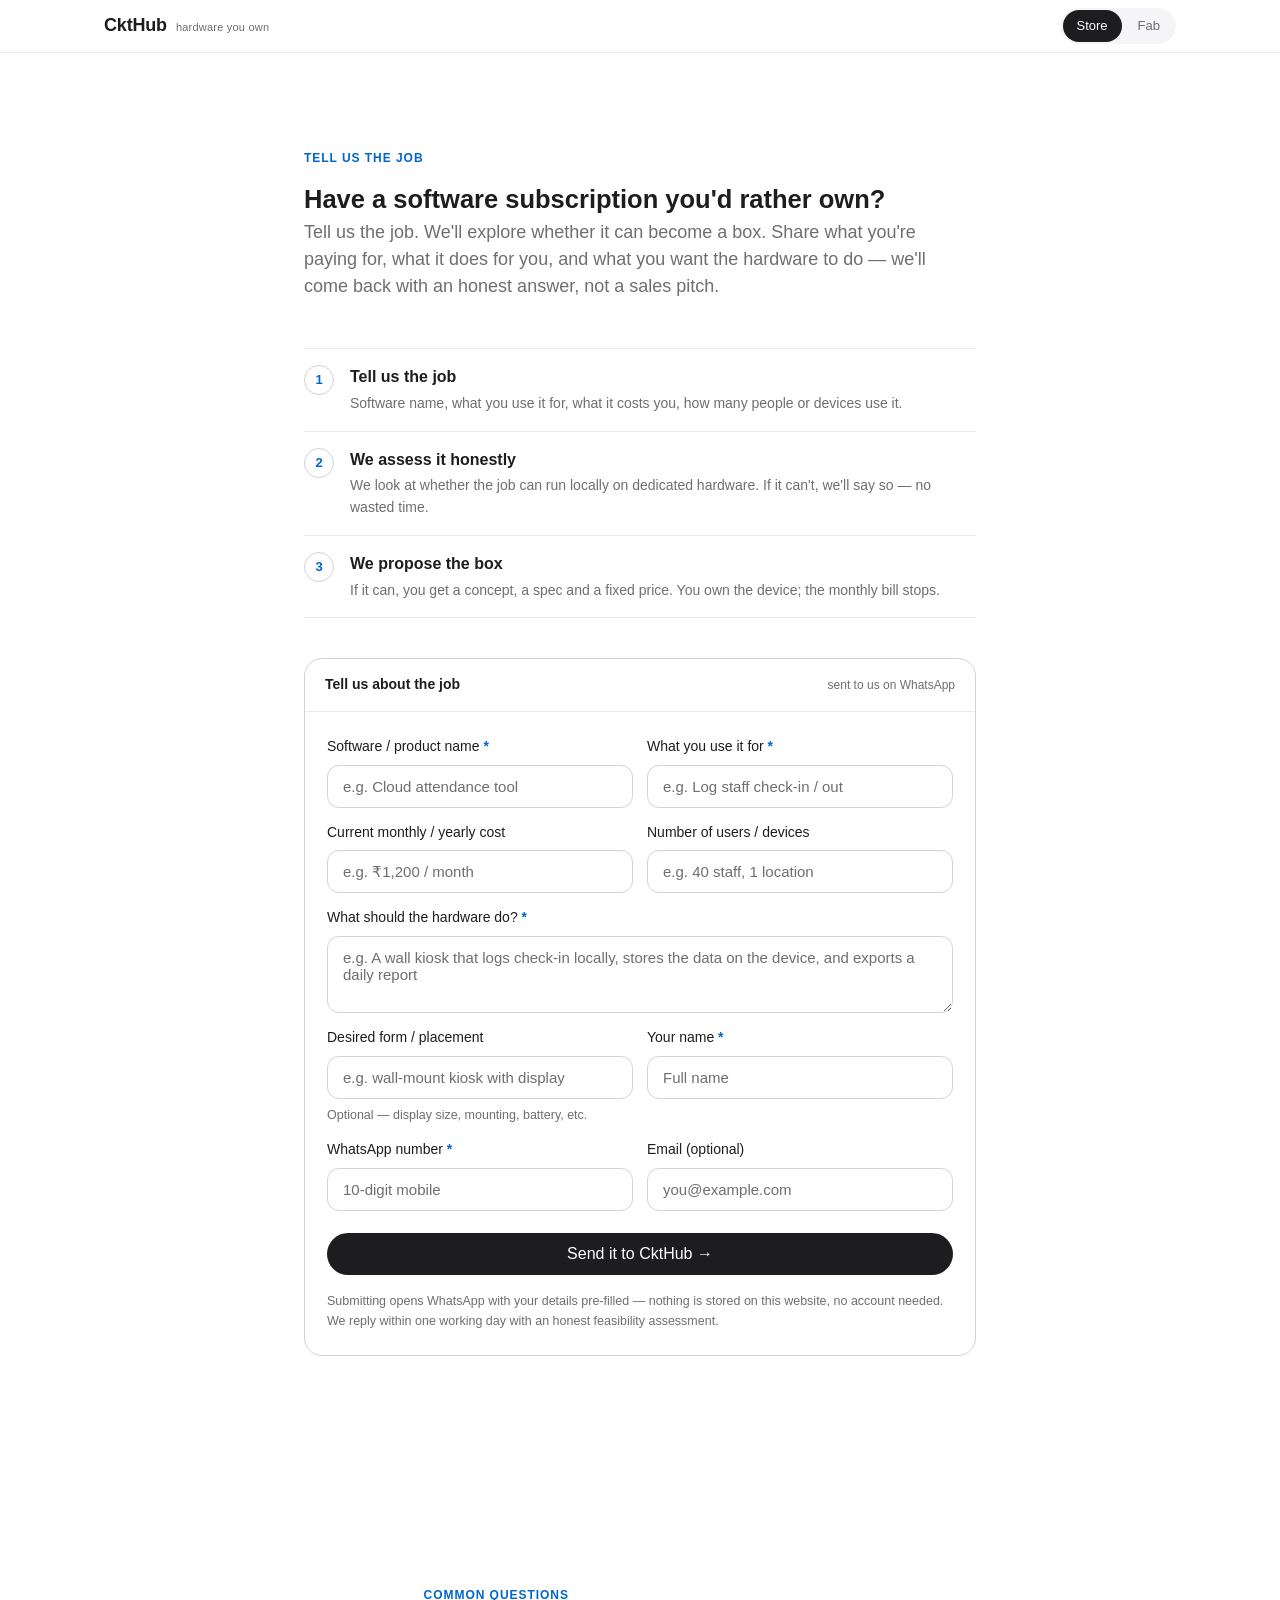
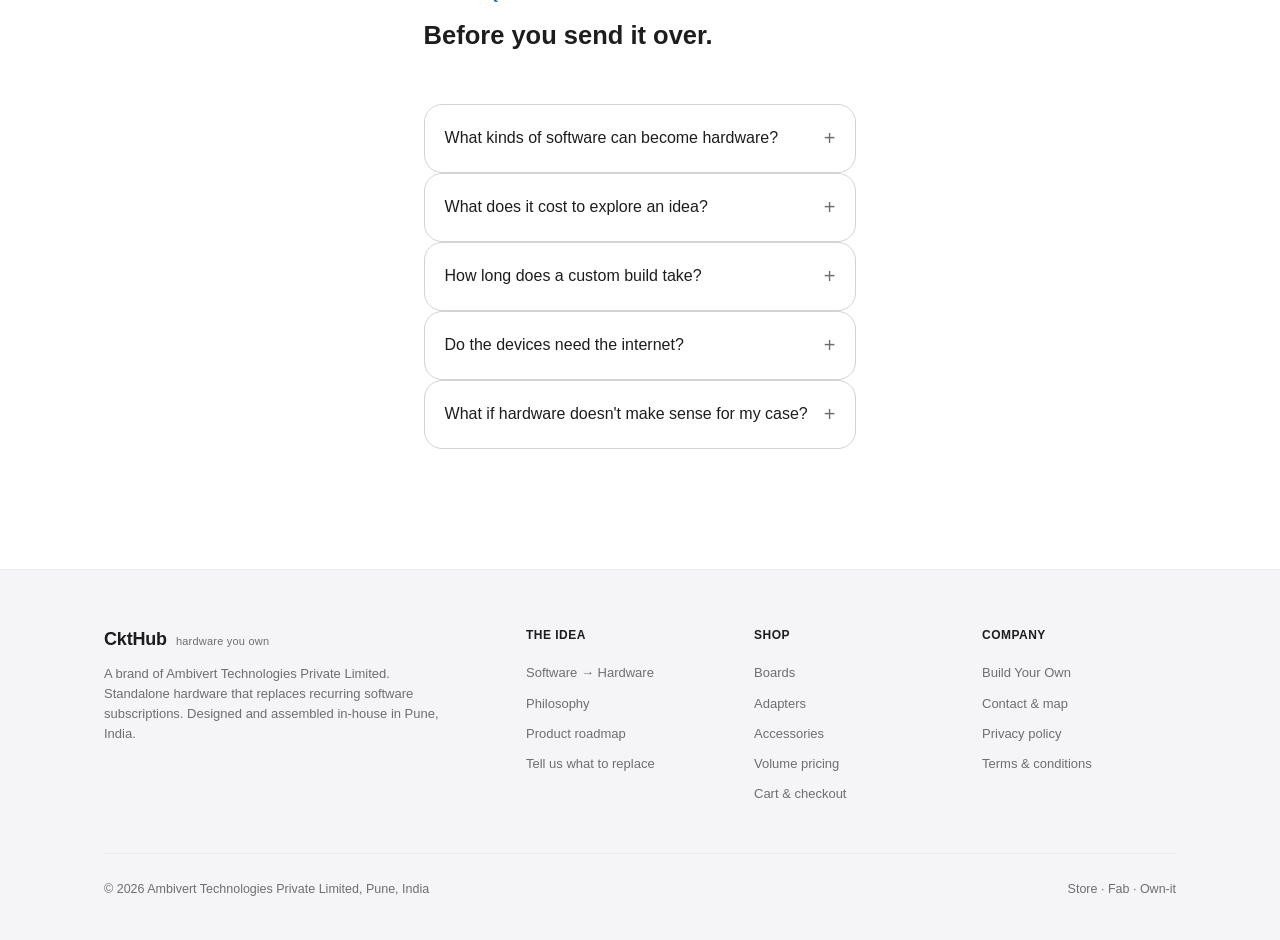
<file: own-it.html>
<!DOCTYPE html>
<html lang="en">
<head>
<meta charset="UTF-8">
<meta name="viewport" content="width=device-width, initial-scale=1.0">
<title>Tell Us What You Want to Replace — CktHub</title>
<meta name="description" content="Have a software subscription you'd rather own? Tell CktHub the job — the software, what it costs you, and what you want the hardware to do. We'll explore whether it can become a box.">
<meta name="robots" content="index, follow">
<link rel="canonical" href="https://ckthub.com/own-it.html">
<meta property="og:type" content="website">
<meta property="og:title" content="Have a software subscription you'd rather own? — CktHub">
<meta property="og:description" content="Tell us the job. We'll explore whether it can become a box.">
<meta property="og:url" content="https://ckthub.com/own-it.html">
<link rel="stylesheet" href="style.css">
<script type="application/ld+json">
{
  "@context": "https://schema.org",
  "@type": "FAQPage",
  "mainEntity": [
    {
      "@type": "Question",
      "name": "What kinds of software can become hardware?",
      "acceptedAnswer": { "@type": "Answer", "text": "Tools that perform one simple, repetitive job locally — monitoring, dashboards, alerts, counters, attendance, inventory, logging, automation and small business tools. We assess each submission honestly; not every SaaS can or should become a box." }
    },
    {
      "@type": "Question",
      "name": "What does it cost to explore an idea?",
      "acceptedAnswer": { "@type": "Answer", "text": "Nothing. Tell us the job and we'll give you an honest feasibility assessment. Only if we build the hardware is there a cost, quoted upfront." }
    }
  ]
}
</script>
</head>
<body>
<a class="skip-link" href="#main">Skip to content</a>

<header class="site-head">
  <div class="wrap nav">
    <a class="brand" href="index.html">CktHub<small>hardware you own</small></a>
    <div class="navright">
      <div class="seg" role="tablist" aria-label="Switch between store and fab">
        <a href="index.html" class="active" aria-current="page">Store</a>
        <a href="fab.html">Fab</a>
      </div>
    </div>
  </div>
</header>

<main id="main">

  <section aria-labelledby="page-title">
    <div class="wrap-narrow">
      <div class="section-head reveal">
        <div class="eyebrow">Tell us the job</div>
        <h1 id="page-title">Have a software subscription you'd rather own?</h1>
        <p class="section-sub">Tell us the job. We'll explore whether it can become a box. Share what you're paying for, what it does for you, and what you want the hardware to do — we'll come back with an honest answer, not a sales pitch.</p>
      </div>

      <div class="how" aria-label="How it works">
        <div class="how-step reveal">
          <div class="n">1</div>
          <div><h3>Tell us the job</h3><p>Software name, what you use it for, what it costs you, how many people or devices use it.</p></div>
        </div>
        <div class="how-step reveal">
          <div class="n">2</div>
          <div><h3>We assess it honestly</h3><p>We look at whether the job can run locally on dedicated hardware. If it can't, we'll say so — no wasted time.</p></div>
        </div>
        <div class="how-step reveal">
          <div class="n">3</div>
          <div><h3>We propose the box</h3><p>If it can, you get a concept, a spec and a fixed price. You own the device; the monthly bill stops.</p></div>
        </div>
      </div>

      <div class="panel reveal">
        <div class="panel-head"><b>Tell us about the job</b><span class="hint">sent to us on WhatsApp</span></div>
        <form class="form-body" id="replaceForm" onsubmit="return submitIdea(event)" style="padding:24px 22px;">
          <div class="field-row">
            <div class="field">
              <label>Software / product name <b>*</b></label>
              <input id="swName" type="text" placeholder="e.g. Cloud attendance tool" autocomplete="off">
              <span class="ferr">Please enter the software name.</span>
            </div>
            <div class="field">
              <label>What you use it for <b>*</b></label>
              <input id="swUse" type="text" placeholder="e.g. Log staff check-in / out" autocomplete="off">
              <span class="ferr">Tell us what the tool does for you.</span>
            </div>
          </div>
          <div class="field-row">
            <div class="field">
              <label>Current monthly / yearly cost</label>
              <input id="swCost" type="text" placeholder="e.g. ₹1,200 / month" autocomplete="off">
            </div>
            <div class="field">
              <label>Number of users / devices</label>
              <input id="swUsers" type="text" placeholder="e.g. 40 staff, 1 location" autocomplete="off">
            </div>
          </div>
          <div class="field-row">
            <div class="field span2">
              <label>What should the hardware do? <b>*</b></label>
              <textarea id="swFunction" rows="3" placeholder="e.g. A wall kiosk that logs check-in locally, stores the data on the device, and exports a daily report"></textarea>
              <span class="ferr">Describe the job you want the box to do.</span>
            </div>
          </div>
          <div class="field-row">
            <div class="field">
              <label>Desired form / placement</label>
              <input id="swForm" type="text" placeholder="e.g. wall-mount kiosk with display" autocomplete="off">
              <span class="hint">Optional — display size, mounting, battery, etc.</span>
            </div>
            <div class="field">
              <label>Your name <b>*</b></label>
              <input id="cName" type="text" placeholder="Full name" autocomplete="name">
              <span class="ferr">Please enter your name.</span>
            </div>
          </div>
          <div class="field-row">
            <div class="field">
              <label>WhatsApp number <b>*</b></label>
              <input id="cMobile" type="tel" inputmode="numeric" maxlength="10" placeholder="10-digit mobile" autocomplete="tel">
              <span class="ferr">Enter a valid 10-digit mobile number.</span>
            </div>
            <div class="field">
              <label>Email (optional)</label>
              <input id="cEmail" type="email" placeholder="you@example.com" autocomplete="email">
              <span class="ferr">Enter a valid email address.</span>
            </div>
          </div>

          <button class="btn quote-btn" type="submit">Send it to CktHub →</button>
          <p class="form-note">Submitting opens WhatsApp with your details pre-filled — nothing is stored on this website, no account needed. We reply within one working day with an honest feasibility assessment.</p>
        </form>
      </div>
    </div>
  </section>

  <section class="faq" aria-labelledby="faq-title">
    <div class="wrap-narrow">
      <div class="section-head reveal">
        <div class="eyebrow">Common questions</div>
        <h2 id="faq-title">Before you send it over.</h2>
      </div>
      <details class="reveal">
        <summary>What kinds of software can become hardware?</summary>
        <p>Tools that perform one simple, repetitive job locally — monitoring, dashboards, alerts, counters, attendance, inventory, logging, automation and small business tools. We assess each submission honestly; not every SaaS can or should become a box.</p>
      </details>
      <details class="reveal">
        <summary>What does it cost to explore an idea?</summary>
        <p>Nothing. Tell us the job and we'll give you an honest feasibility assessment. Only if we build the hardware is there a cost, quoted upfront before anything starts.</p>
      </details>
      <details class="reveal">
        <summary>How long does a custom build take?</summary>
        <p>Depends on the job. Simple devices can go from concept to prototype in a few weeks. Firmware-heavy products take longer. We'll give you a timeline with the quote.</p>
      </details>
      <details class="reveal">
        <summary>Do the devices need the internet?</summary>
        <p>No. CktHub devices are designed for local operation — data stays on the device or your network. Internet is optional, and only where a specific feature genuinely needs it.</p>
      </details>
      <details class="reveal">
        <summary>What if hardware doesn't make sense for my case?</summary>
        <p>We'll tell you. Sometimes software genuinely is the right answer — we'd rather lose a project than sell you something that doesn't fit. That honesty is why the business works.</p>
      </details>
    </div>
  </section>

</main>

<footer>
  <div class="wrap">
    <div class="footer-grid">
      <div class="footer-brand">
        <a class="brand" href="index.html">CktHub<small>hardware you own</small></a>
        <p>A brand of Ambivert Technologies Private Limited. Standalone hardware that replaces recurring software subscriptions. Designed and assembled in-house in Pune, India.</p>
      </div>
      <div class="footer-col">
        <h4>The idea</h4>
        <a href="index.html#idea">Software → Hardware</a>
        <a href="index.html#philosophy">Philosophy</a>
        <a href="index.html#products">Product roadmap</a>
        <a href="own-it.html">Tell us what to replace</a>
      </div>
      <div class="footer-col">
        <h4>Shop</h4>
        <a href="index.html#boards">Boards</a>
        <a href="index.html#adapters">Adapters</a>
        <a href="index.html#accessories">Accessories</a>
        <a href="index.html#volume">Volume pricing</a>
        <a href="cart.html">Cart &amp; checkout</a>
      </div>
      <div class="footer-col">
        <h4>Company</h4>
        <a href="fab.html">Build Your Own</a>
        <a href="contact.html">Contact &amp; map</a>
        <a href="privacy.html">Privacy policy</a>
        <a href="terms.html">Terms &amp; conditions</a>
      </div>
    </div>
    <div class="footer-bottom">
      <span>© 2026 Ambivert Technologies Private Limited, Pune, India</span>
      <span><a href="index.html">Store</a> · <a href="fab.html">Fab</a> · <a href="own-it.html">Own-it</a></span>
    </div>
  </div>
</footer>

<div class="toast" id="toast"></div>

<script>
  var WHATSAPP_NUMBER = '919960160016';

  function setErr(id, on){
    var el = document.getElementById(id);
    if(!el) return;
    var field = el.closest('.field');
    if(field) field.classList.toggle('has-err', on);
  }

  function clearErr(id){
    document.getElementById(id).addEventListener('input', function(){
      var field = this.closest('.field');
      if(field) field.classList.remove('has-err');
    });
  }

  function submitIdea(ev){
    ev.preventDefault();
    var swName = document.getElementById('swName').value.trim();
    var swUse = document.getElementById('swUse').value.trim();
    var swCost = document.getElementById('swCost').value.trim();
    var swUsers = document.getElementById('swUsers').value.trim();
    var swFunction = document.getElementById('swFunction').value.trim();
    var swForm = document.getElementById('swForm').value.trim();
    var cName = document.getElementById('cName').value.trim();
    var cMobile = document.getElementById('cMobile').value.trim();
    var cEmail = document.getElementById('cEmail').value.trim();

    var ok = true;
    setErr('swName', !swName); if(!swName) ok = false;
    setErr('swUse', !swUse); if(!swUse) ok = false;
    setErr('swFunction', !swFunction); if(!swFunction) ok = false;
    setErr('cName', !cName); if(!cName) ok = false;
    var mobileOk = /^\d{10}$/.test(cMobile);
    setErr('cMobile', !mobileOk); if(!mobileOk) ok = false;
    var emailOk = cEmail === '' || /^[^@\s]+@[^@\s]+\.[^@\s]+$/.test(cEmail);
    setErr('cEmail', !emailOk); if(!emailOk) ok = false;

    if(!ok){
      var toast = document.getElementById('toast');
      toast.className = 'toast err';
      toast.innerHTML = '<b>✕</b> Please fix the highlighted fields';
      toast.classList.add('show');
      setTimeout(function(){ toast.classList.remove('show'); }, 2400);
      return false;
    }

    var msg = 'Hi Ckthub! I want to replace a subscription with hardware.\n\n' +
      'SOFTWARE\nName: ' + swName + '\nUsed for: ' + swUse +
      (swCost ? '\nCost: ' + swCost : '') +
      (swUsers ? '\nUsers/devices: ' + swUsers : '') +
      '\n\nDESIRED HARDWARE\nFunction: ' + swFunction +
      (swForm ? '\nForm: ' + swForm : '') +
      '\n\nCONTACT\nName: ' + cName + '\nMobile: ' + cMobile +
      (cEmail ? '\nEmail: ' + cEmail : '') +
      '\n\nPlease assess whether this can become a box.';

    window.open('https://wa.me/' + WHATSAPP_NUMBER + '?text=' + encodeURIComponent(msg), '_blank');
    return false;
  }

  ['swName','swUse','swFunction','cName','cMobile','cEmail'].forEach(clearErr);

  // ---------- reveal on scroll ----------
  (function(){
    var els = document.querySelectorAll('.reveal');
    if(els.length === 0) return;
    if(!('IntersectionObserver' in window)){
      els.forEach(function(el){ el.classList.add('in'); });
      return;
    }
    var io = new IntersectionObserver(function(entries){
      entries.forEach(function(en){
        if(en.isIntersecting){
          en.target.classList.add('in');
          io.unobserve(en.target);
        }
      });
    }, { threshold: 0.12, rootMargin: '0px 0px -40px 0px' });
    els.forEach(function(el){ io.observe(el); });
  })();
</script>

</body>
</html>
</file>
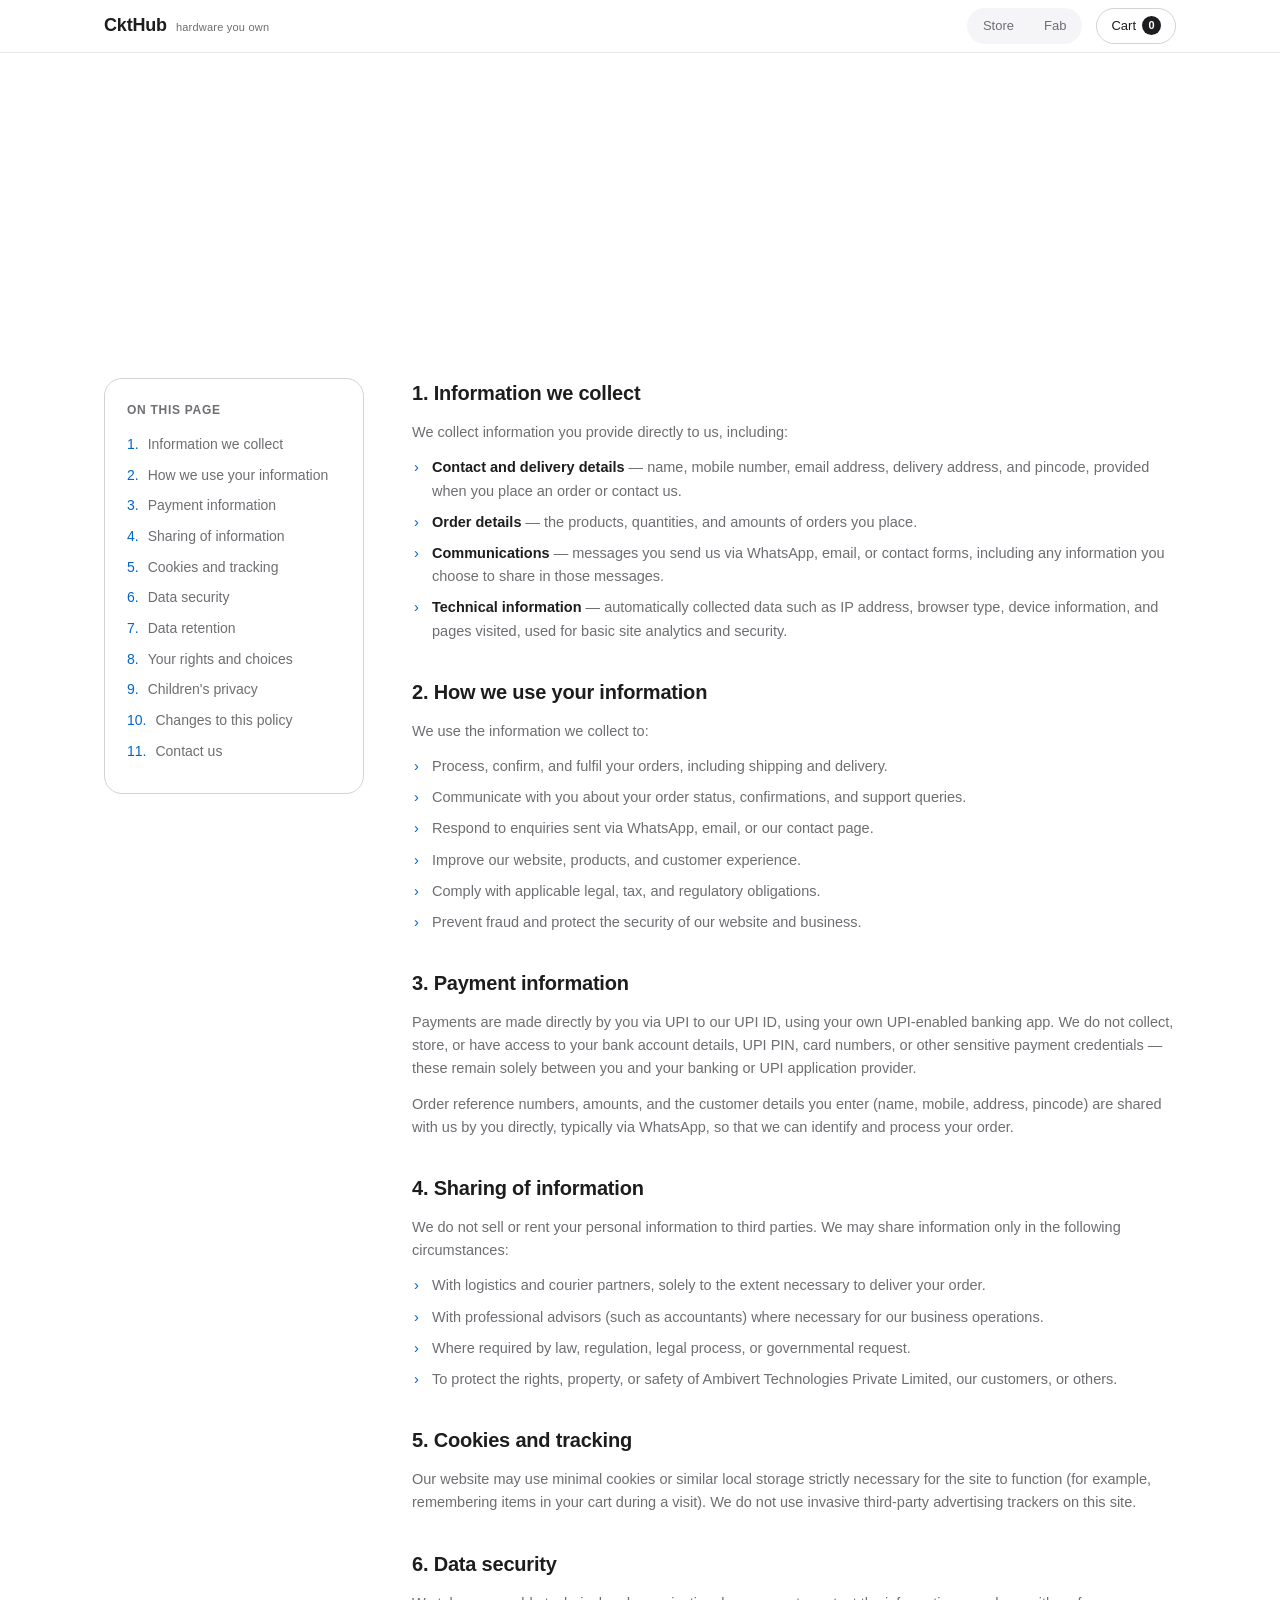
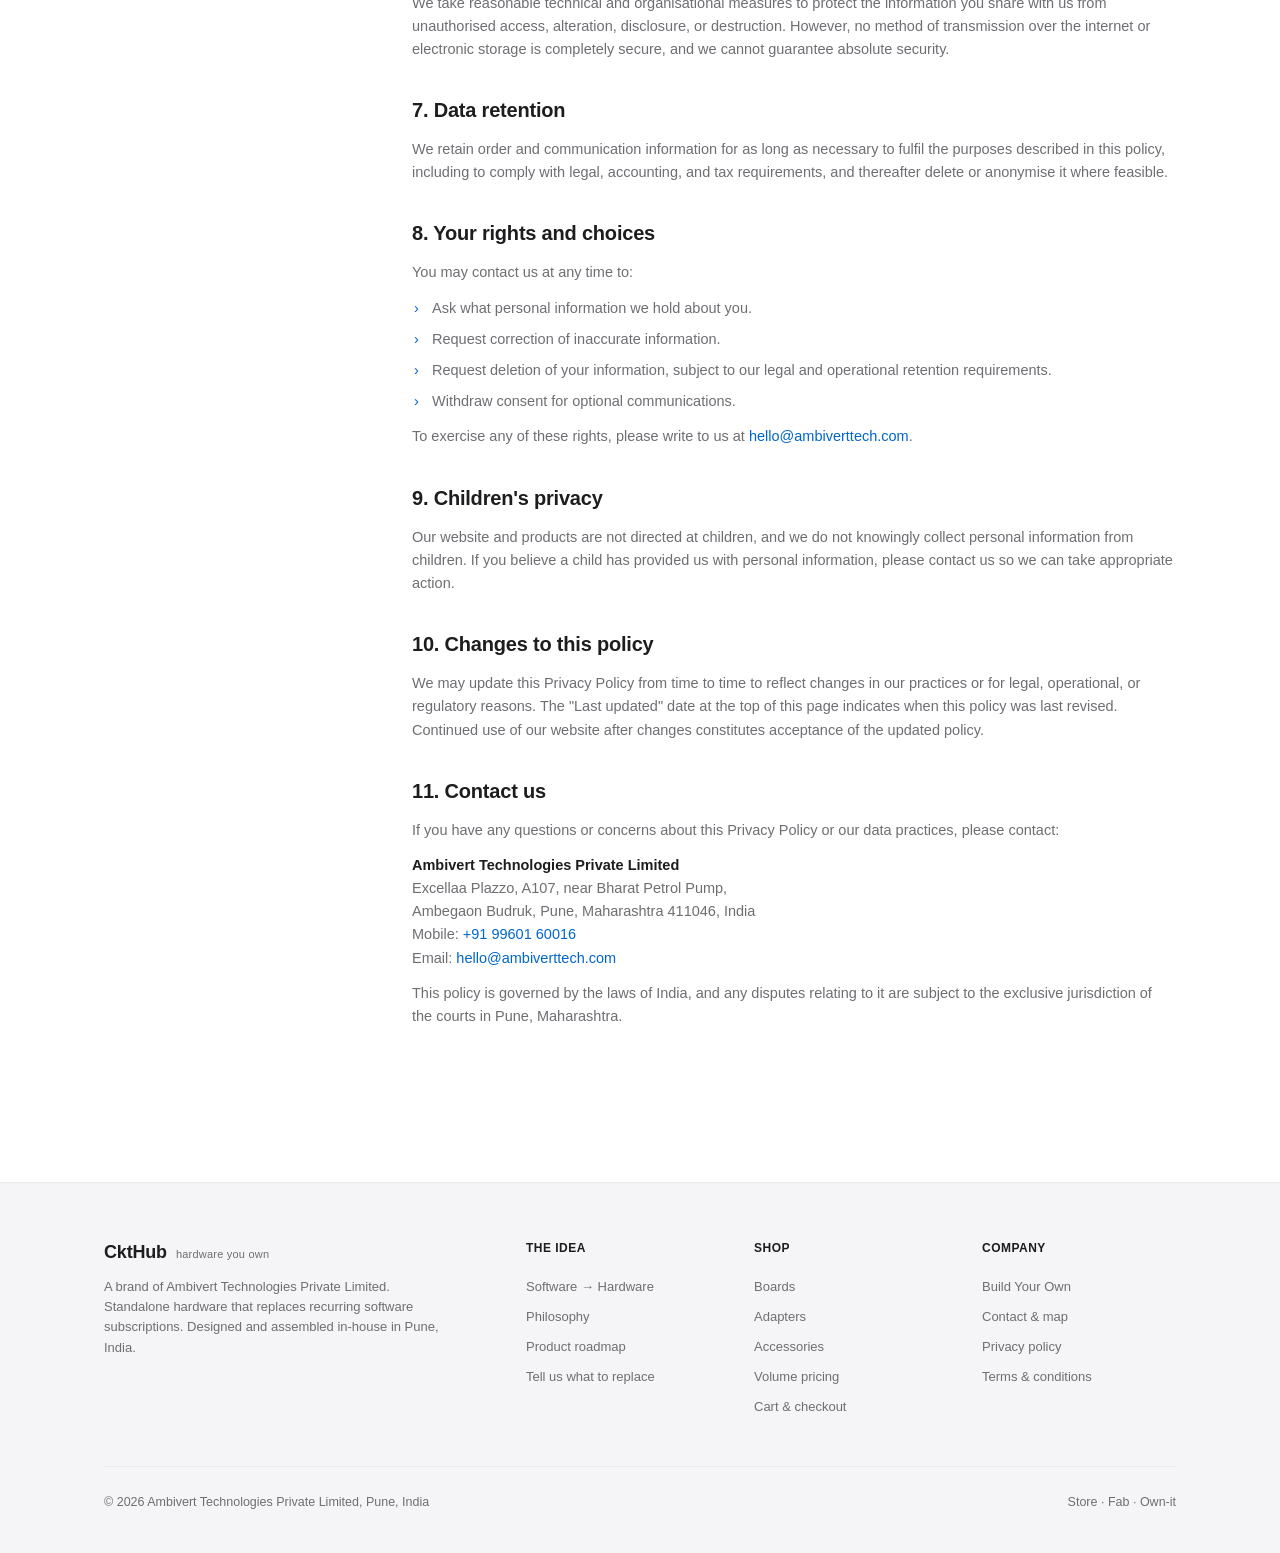
<file: privacy.html>
<!DOCTYPE html>
<html lang="en">
<head>
<meta charset="UTF-8">
<meta name="viewport" content="width=device-width, initial-scale=1.0">
<title>Privacy Policy — CktHub · Ambivert Technologies Private Limited, Pune</title>
<meta name="description" content="Privacy Policy for CktHub, operated by Ambivert Technologies Private Limited, Pune, India.">
<meta name="robots" content="index, follow">
<link rel="canonical" href="https://ckthub.com/privacy.html">
<meta property="og:type" content="website">
<meta property="og:title" content="Privacy Policy — CktHub">
<meta property="og:url" content="https://ckthub.com/privacy.html">
<link rel="stylesheet" href="style.css">
</head>
<body>
<a class="skip-link" href="#main">Skip to content</a>

<header class="site-head">
  <div class="wrap nav">
    <a class="brand" href="index.html">CktHub<small>hardware you own</small></a>
    <div class="navright">
      <div class="seg" role="tablist" aria-label="Switch between store and fab">
        <a href="index.html">Store</a>
        <a href="fab.html">Fab</a>
      </div>
      <a class="cart-chip" href="cart.html">Cart <span class="cart-count">0</span></a>
    </div>
  </div>
</header>

<main id="main">
  <section aria-labelledby="page-title">
    <div class="wrap">
      <div class="section-head reveal">
        <div class="eyebrow">Legal</div>
        <h1 id="page-title">Privacy Policy</h1>
        <p class="section-sub">This Privacy Policy explains how Ambivert Technologies Private Limited ("Ckthub", "we", "us", "our") collects, uses, and protects information when you visit this website or place an order with us.</p>
        <div class="updated">Last updated: 12 July 2026</div>
      </div>

      <div class="legal-layout">
        <div class="legal-toc">
          <div class="toc-head">On this page</div>
          <ol>
            <li><a href="#info-we-collect">Information we collect</a></li>
            <li><a href="#how-we-use">How we use your information</a></li>
            <li><a href="#payment-info">Payment information</a></li>
            <li><a href="#sharing">Sharing of information</a></li>
            <li><a href="#cookies">Cookies and tracking</a></li>
            <li><a href="#data-security">Data security</a></li>
            <li><a href="#data-retention">Data retention</a></li>
            <li><a href="#your-rights">Your rights and choices</a></li>
            <li><a href="#children">Children's privacy</a></li>
            <li><a href="#changes">Changes to this policy</a></li>
            <li><a href="#contact-us">Contact us</a></li>
          </ol>
        </div>

        <div>
          <div id="info-we-collect" class="legal-section">
            <h2>1. Information we collect</h2>
            <p>We collect information you provide directly to us, including:</p>
            <ul>
              <li><strong>Contact and delivery details</strong> — name, mobile number, email address, delivery address, and pincode, provided when you place an order or contact us.</li>
              <li><strong>Order details</strong> — the products, quantities, and amounts of orders you place.</li>
              <li><strong>Communications</strong> — messages you send us via WhatsApp, email, or contact forms, including any information you choose to share in those messages.</li>
              <li><strong>Technical information</strong> — automatically collected data such as IP address, browser type, device information, and pages visited, used for basic site analytics and security.</li>
            </ul>
          </div>

          <div id="how-we-use" class="legal-section">
            <h2>2. How we use your information</h2>
            <p>We use the information we collect to:</p>
            <ul>
              <li>Process, confirm, and fulfil your orders, including shipping and delivery.</li>
              <li>Communicate with you about your order status, confirmations, and support queries.</li>
              <li>Respond to enquiries sent via WhatsApp, email, or our contact page.</li>
              <li>Improve our website, products, and customer experience.</li>
              <li>Comply with applicable legal, tax, and regulatory obligations.</li>
              <li>Prevent fraud and protect the security of our website and business.</li>
            </ul>
          </div>

          <div id="payment-info" class="legal-section">
            <h2>3. Payment information</h2>
            <p>Payments are made directly by you via UPI to our UPI ID, using your own UPI-enabled banking app. We do not collect, store, or have access to your bank account details, UPI PIN, card numbers, or other sensitive payment credentials — these remain solely between you and your banking or UPI application provider.</p>
            <p>Order reference numbers, amounts, and the customer details you enter (name, mobile, address, pincode) are shared with us by you directly, typically via WhatsApp, so that we can identify and process your order.</p>
          </div>

          <div id="sharing" class="legal-section">
            <h2>4. Sharing of information</h2>
            <p>We do not sell or rent your personal information to third parties. We may share information only in the following circumstances:</p>
            <ul>
              <li>With logistics and courier partners, solely to the extent necessary to deliver your order.</li>
              <li>With professional advisors (such as accountants) where necessary for our business operations.</li>
              <li>Where required by law, regulation, legal process, or governmental request.</li>
              <li>To protect the rights, property, or safety of Ambivert Technologies Private Limited, our customers, or others.</li>
            </ul>
          </div>

          <div id="cookies" class="legal-section">
            <h2>5. Cookies and tracking</h2>
            <p>Our website may use minimal cookies or similar local storage strictly necessary for the site to function (for example, remembering items in your cart during a visit). We do not use invasive third-party advertising trackers on this site.</p>
          </div>

          <div id="data-security" class="legal-section">
            <h2>6. Data security</h2>
            <p>We take reasonable technical and organisational measures to protect the information you share with us from unauthorised access, alteration, disclosure, or destruction. However, no method of transmission over the internet or electronic storage is completely secure, and we cannot guarantee absolute security.</p>
          </div>

          <div id="data-retention" class="legal-section">
            <h2>7. Data retention</h2>
            <p>We retain order and communication information for as long as necessary to fulfil the purposes described in this policy, including to comply with legal, accounting, and tax requirements, and thereafter delete or anonymise it where feasible.</p>
          </div>

          <div id="your-rights" class="legal-section">
            <h2>8. Your rights and choices</h2>
            <p>You may contact us at any time to:</p>
            <ul>
              <li>Ask what personal information we hold about you.</li>
              <li>Request correction of inaccurate information.</li>
              <li>Request deletion of your information, subject to our legal and operational retention requirements.</li>
              <li>Withdraw consent for optional communications.</li>
            </ul>
            <p>To exercise any of these rights, please write to us at <a class="inline-link" href="mailto:hello@ambiverttech.com">hello@ambiverttech.com</a>.</p>
          </div>

          <div id="children" class="legal-section">
            <h2>9. Children's privacy</h2>
            <p>Our website and products are not directed at children, and we do not knowingly collect personal information from children. If you believe a child has provided us with personal information, please contact us so we can take appropriate action.</p>
          </div>

          <div id="changes" class="legal-section">
            <h2>10. Changes to this policy</h2>
            <p>We may update this Privacy Policy from time to time to reflect changes in our practices or for legal, operational, or regulatory reasons. The "Last updated" date at the top of this page indicates when this policy was last revised. Continued use of our website after changes constitutes acceptance of the updated policy.</p>
          </div>

          <div id="contact-us" class="legal-section">
            <h2>11. Contact us</h2>
            <p>If you have any questions or concerns about this Privacy Policy or our data practices, please contact:</p>
            <p>
              <strong>Ambivert Technologies Private Limited</strong><br>
              Excellaa Plazzo, A107, near Bharat Petrol Pump,<br>
              Ambegaon Budruk, Pune, Maharashtra 411046, India<br>
              Mobile: <a class="inline-link" href="tel:+919960160016">+91 99601 60016</a><br>
              Email: <a class="inline-link" href="mailto:hello@ambiverttech.com">hello@ambiverttech.com</a>
            </p>
            <p>This policy is governed by the laws of India, and any disputes relating to it are subject to the exclusive jurisdiction of the courts in Pune, Maharashtra.</p>
          </div>
        </div>
      </div>
    </div>
  </section>
</main>

<footer>
  <div class="wrap">
    <div class="footer-grid">
      <div class="footer-brand">
        <a class="brand" href="index.html">CktHub<small>hardware you own</small></a>
        <p>A brand of Ambivert Technologies Private Limited. Standalone hardware that replaces recurring software subscriptions. Designed and assembled in-house in Pune, India.</p>
      </div>
      <div class="footer-col">
        <h4>The idea</h4>
        <a href="index.html#idea">Software → Hardware</a>
        <a href="index.html#philosophy">Philosophy</a>
        <a href="index.html#products">Product roadmap</a>
        <a href="own-it.html">Tell us what to replace</a>
      </div>
      <div class="footer-col">
        <h4>Shop</h4>
        <a href="index.html#boards">Boards</a>
        <a href="index.html#adapters">Adapters</a>
        <a href="index.html#accessories">Accessories</a>
        <a href="index.html#volume">Volume pricing</a>
        <a href="cart.html">Cart &amp; checkout</a>
      </div>
      <div class="footer-col">
        <h4>Company</h4>
        <a href="fab.html">Build Your Own</a>
        <a href="contact.html">Contact &amp; map</a>
        <a href="privacy.html">Privacy policy</a>
        <a href="terms.html">Terms &amp; conditions</a>
      </div>
    </div>
    <div class="footer-bottom">
      <span>© 2026 Ambivert Technologies Private Limited, Pune, India</span>
      <span><a href="index.html">Store</a> · <a href="fab.html">Fab</a> · <a href="own-it.html">Own-it</a></span>
    </div>
  </div>
</footer>

<script>
  (function(){
    try{
      var raw = localStorage.getItem('ckthub_cart');
      var cart = raw ? JSON.parse(raw) : [];
      var count = cart.reduce(function(sum, item){ return sum + item.qty; }, 0);
      document.querySelectorAll('.cart-count').forEach(function(el){ el.textContent = count; });
    }catch(e){}
  })();
</script>

</body>
</html>
</file>
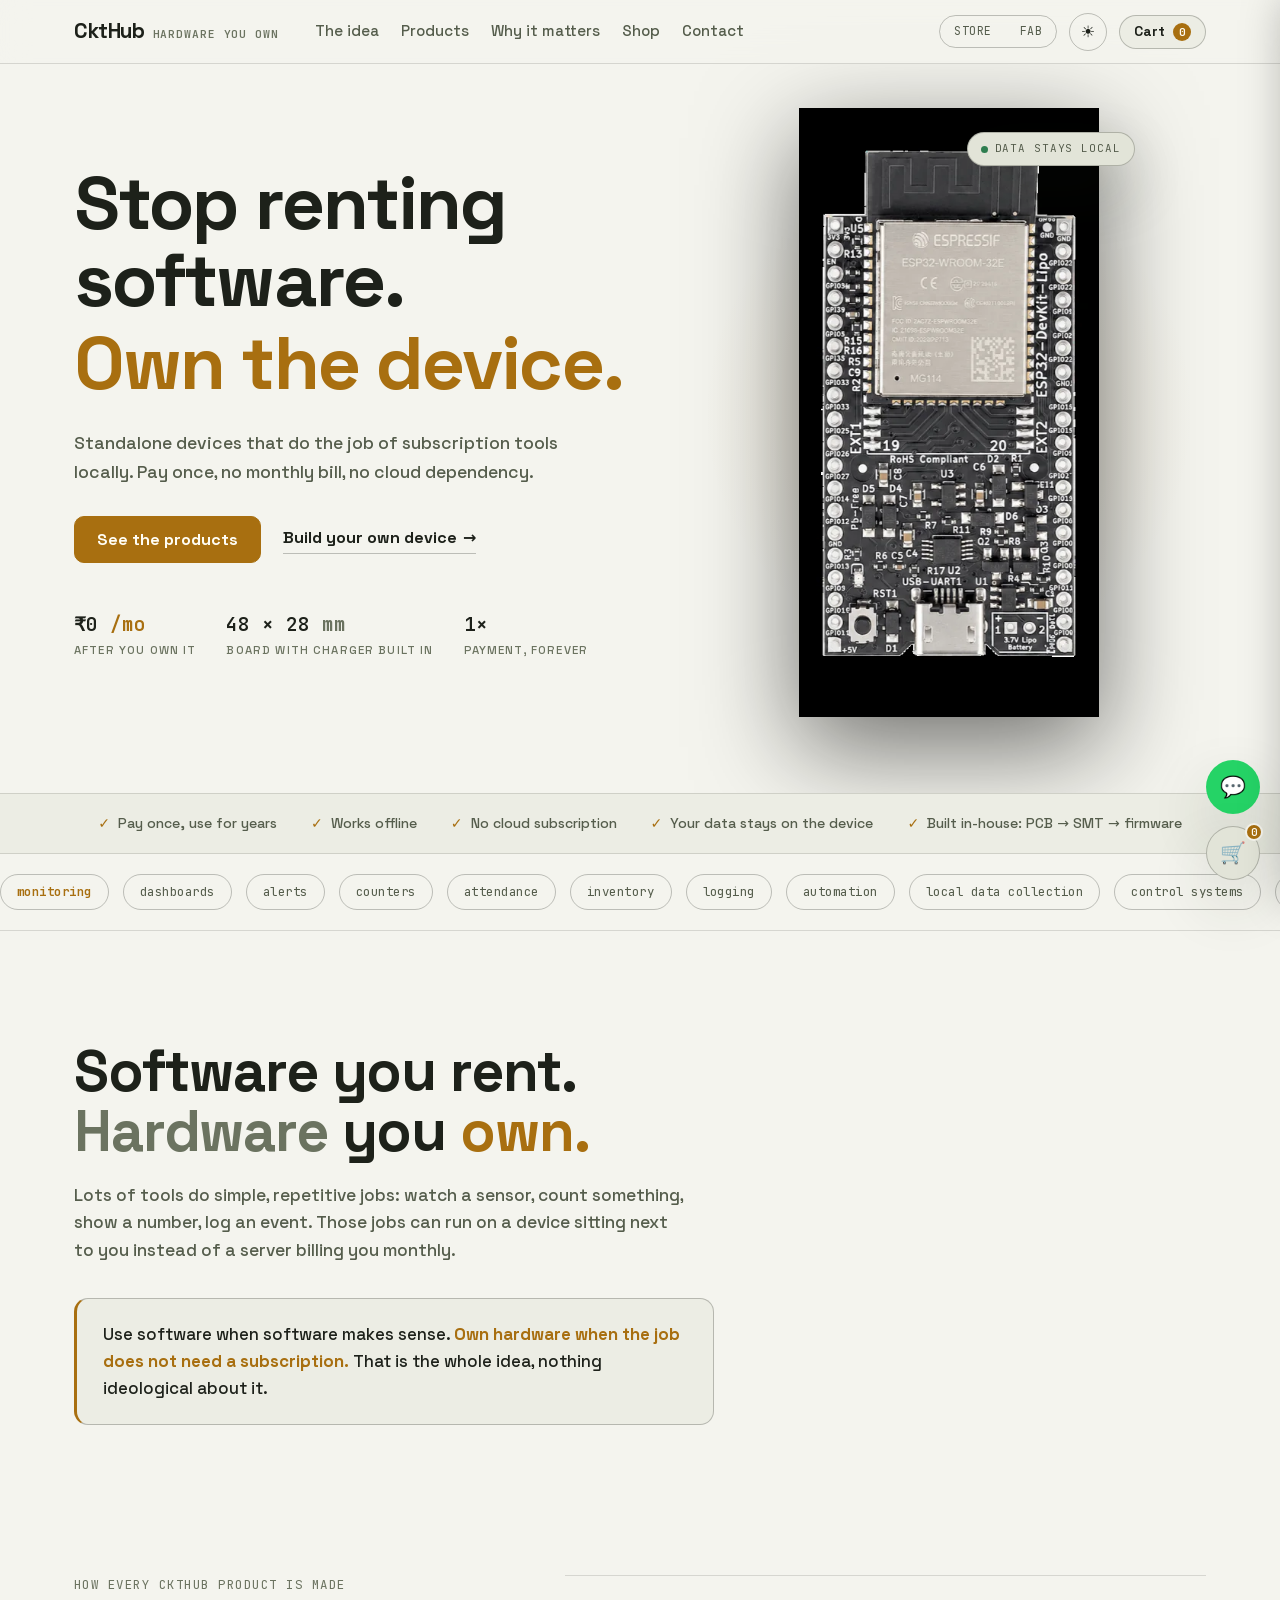
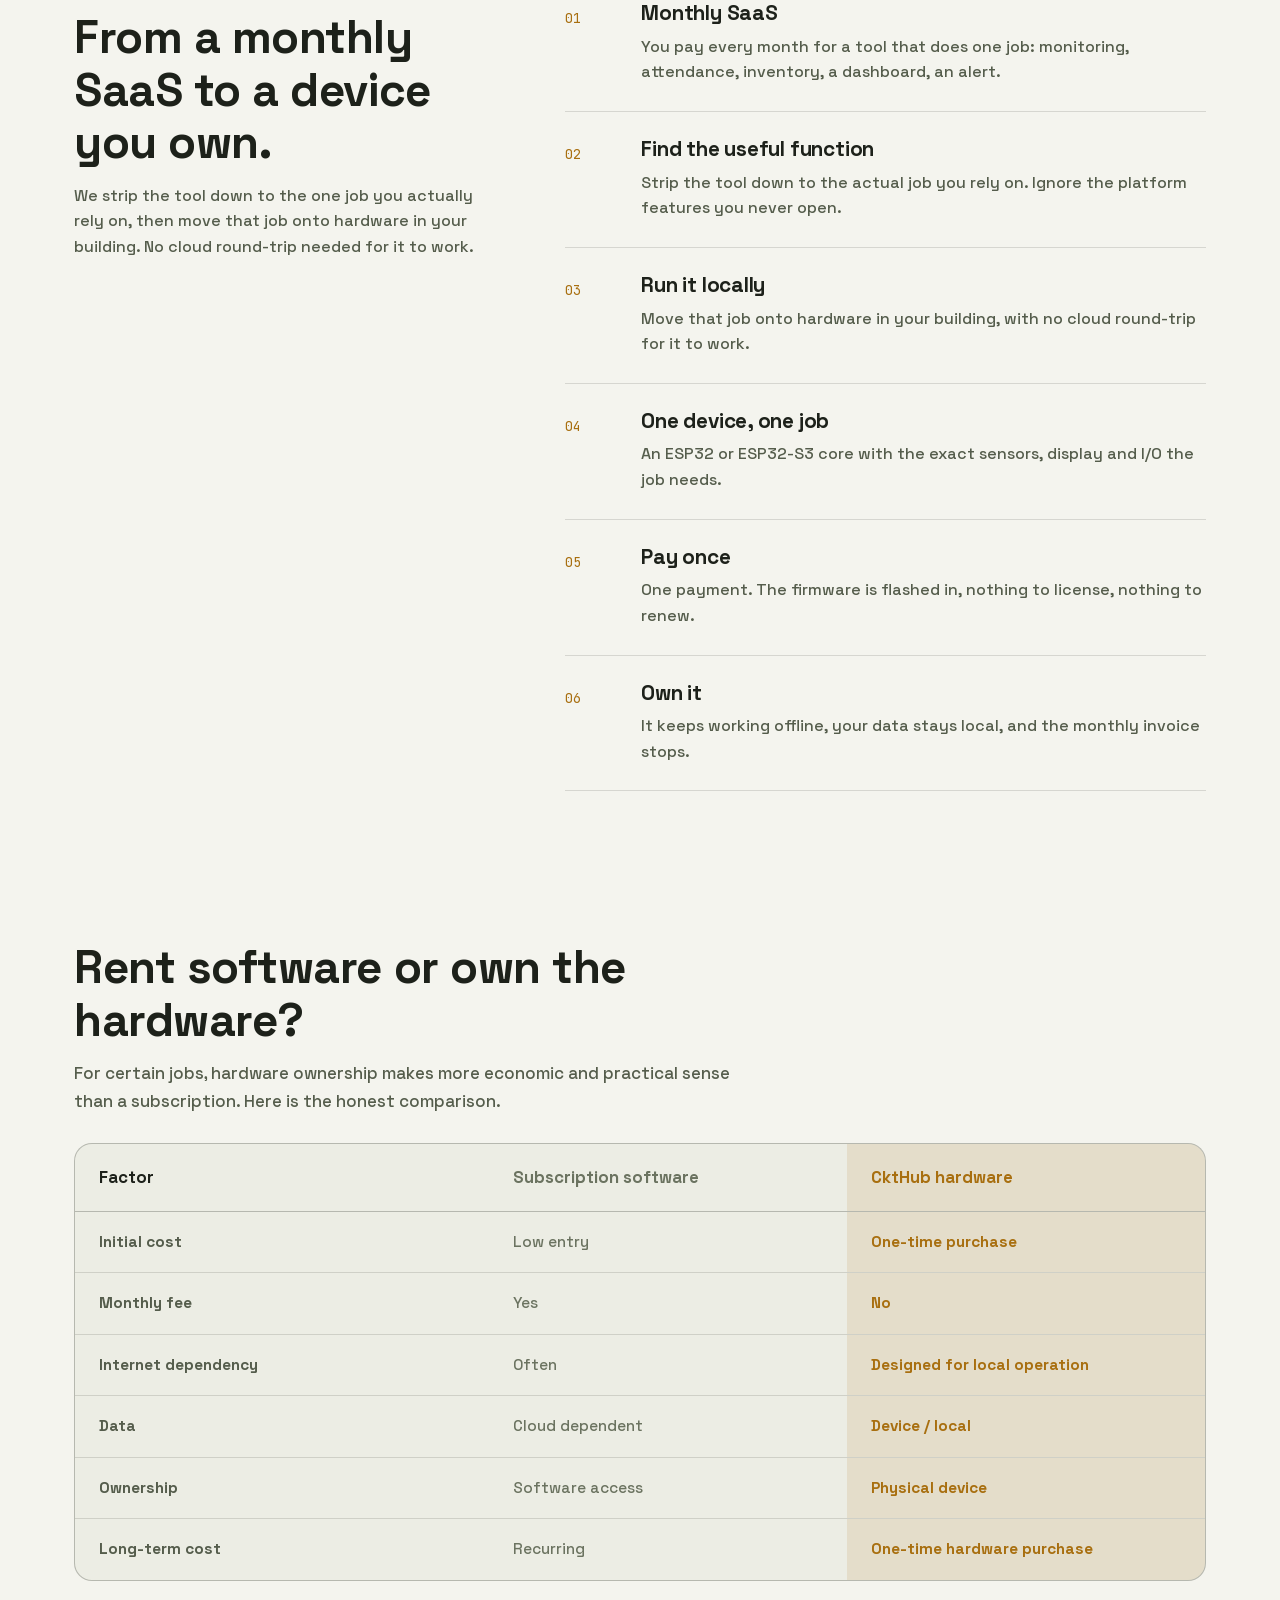
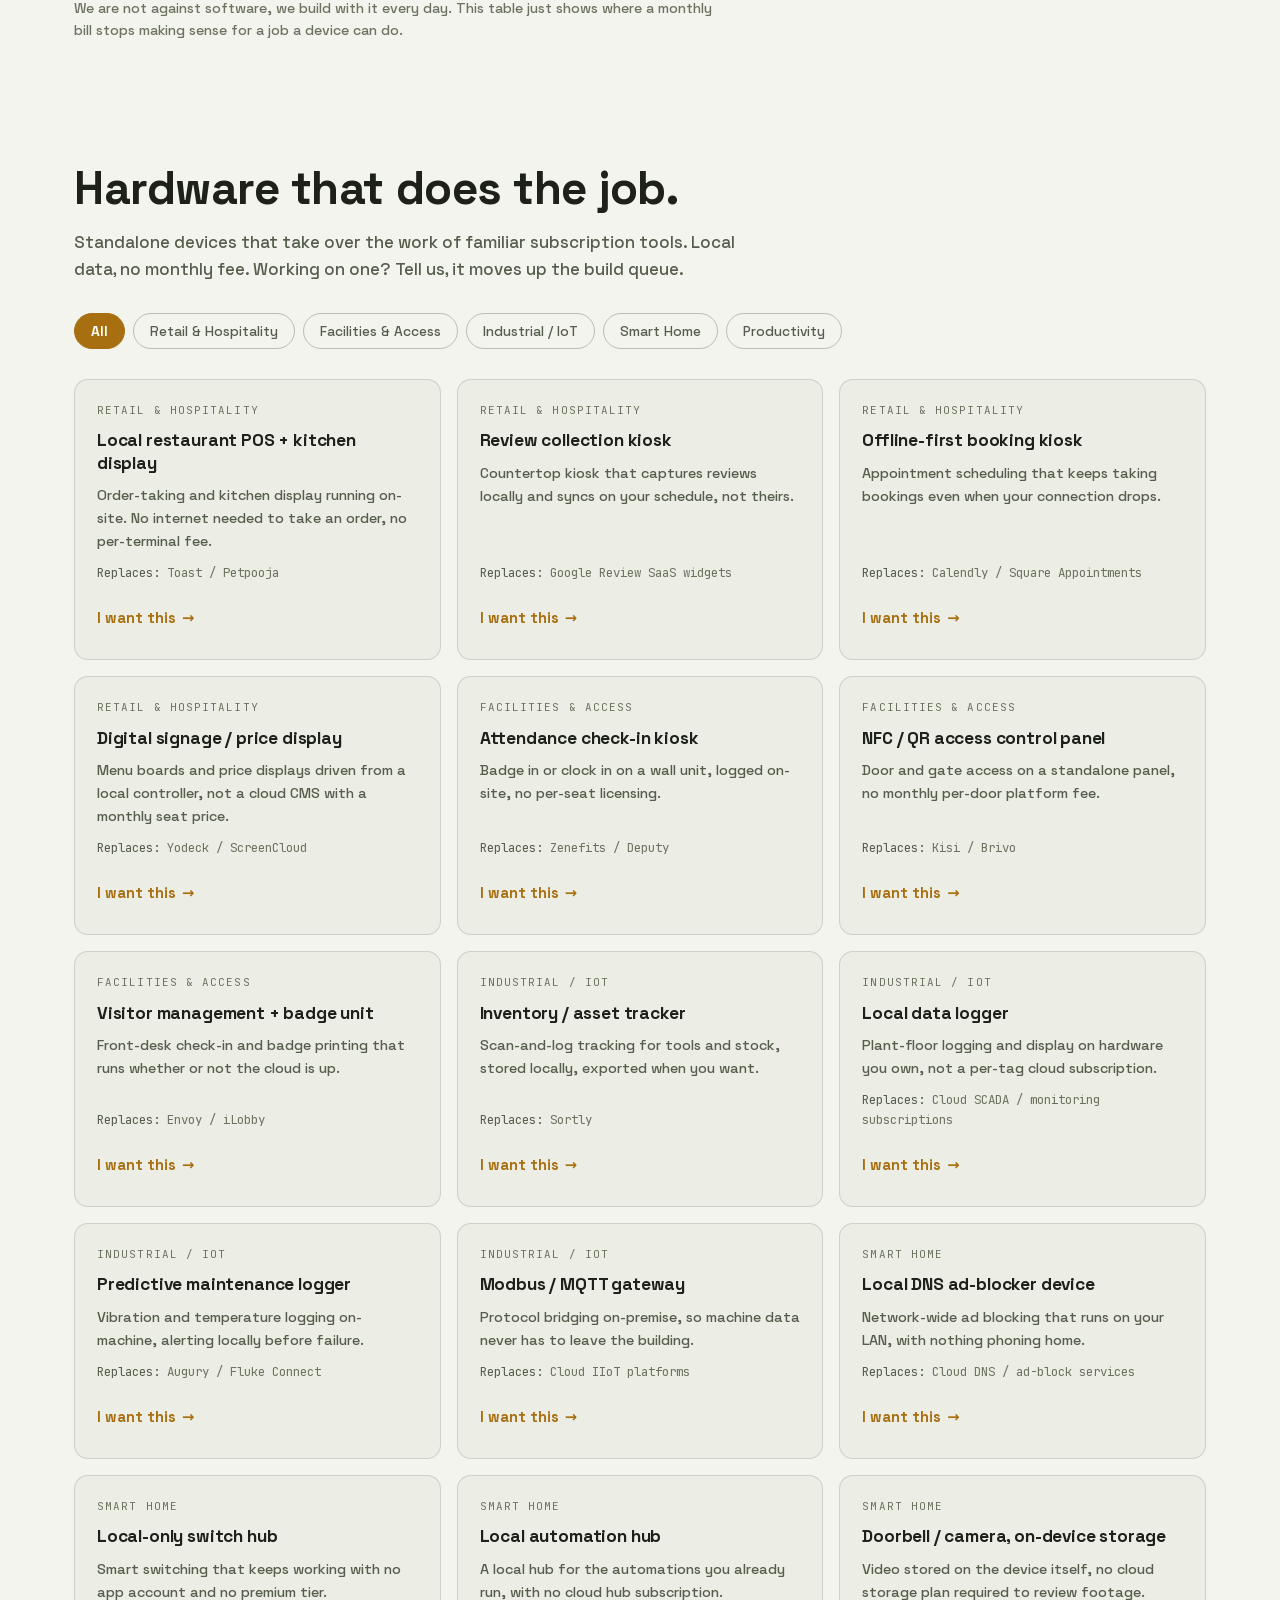
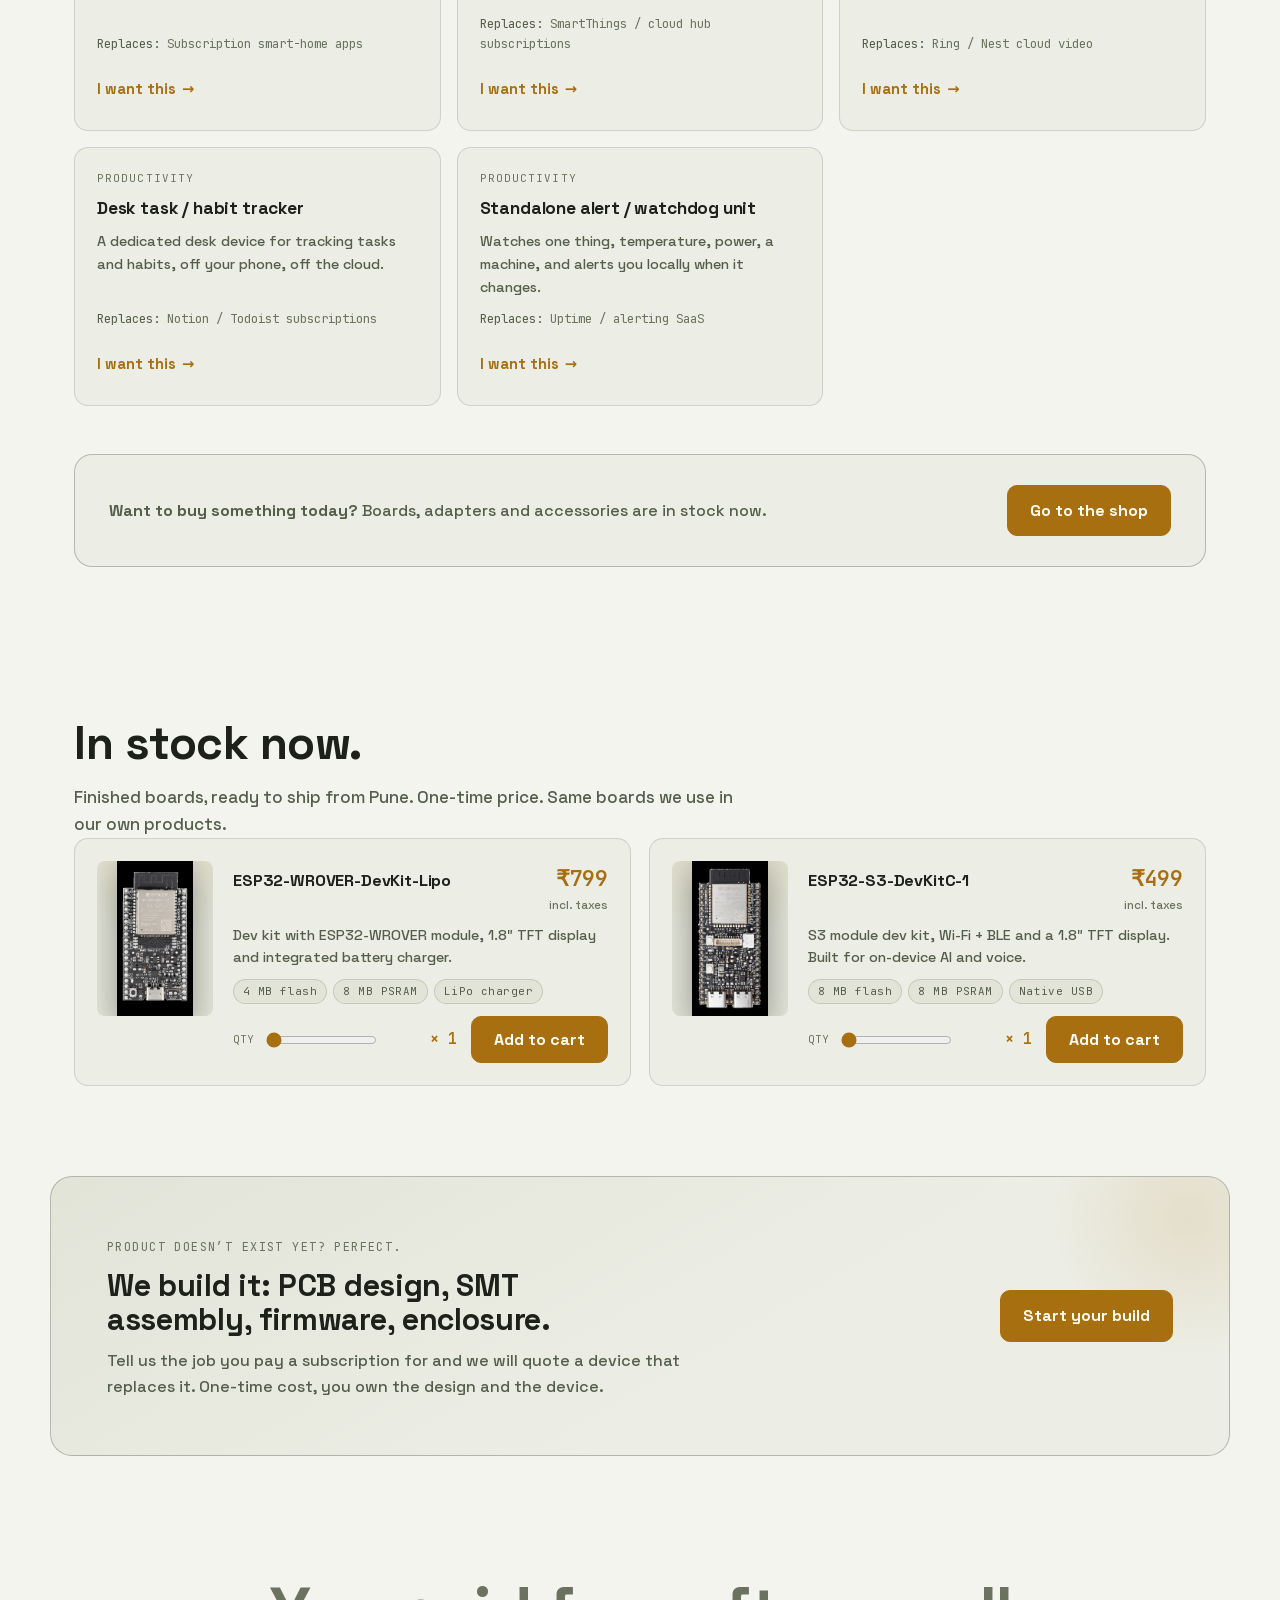
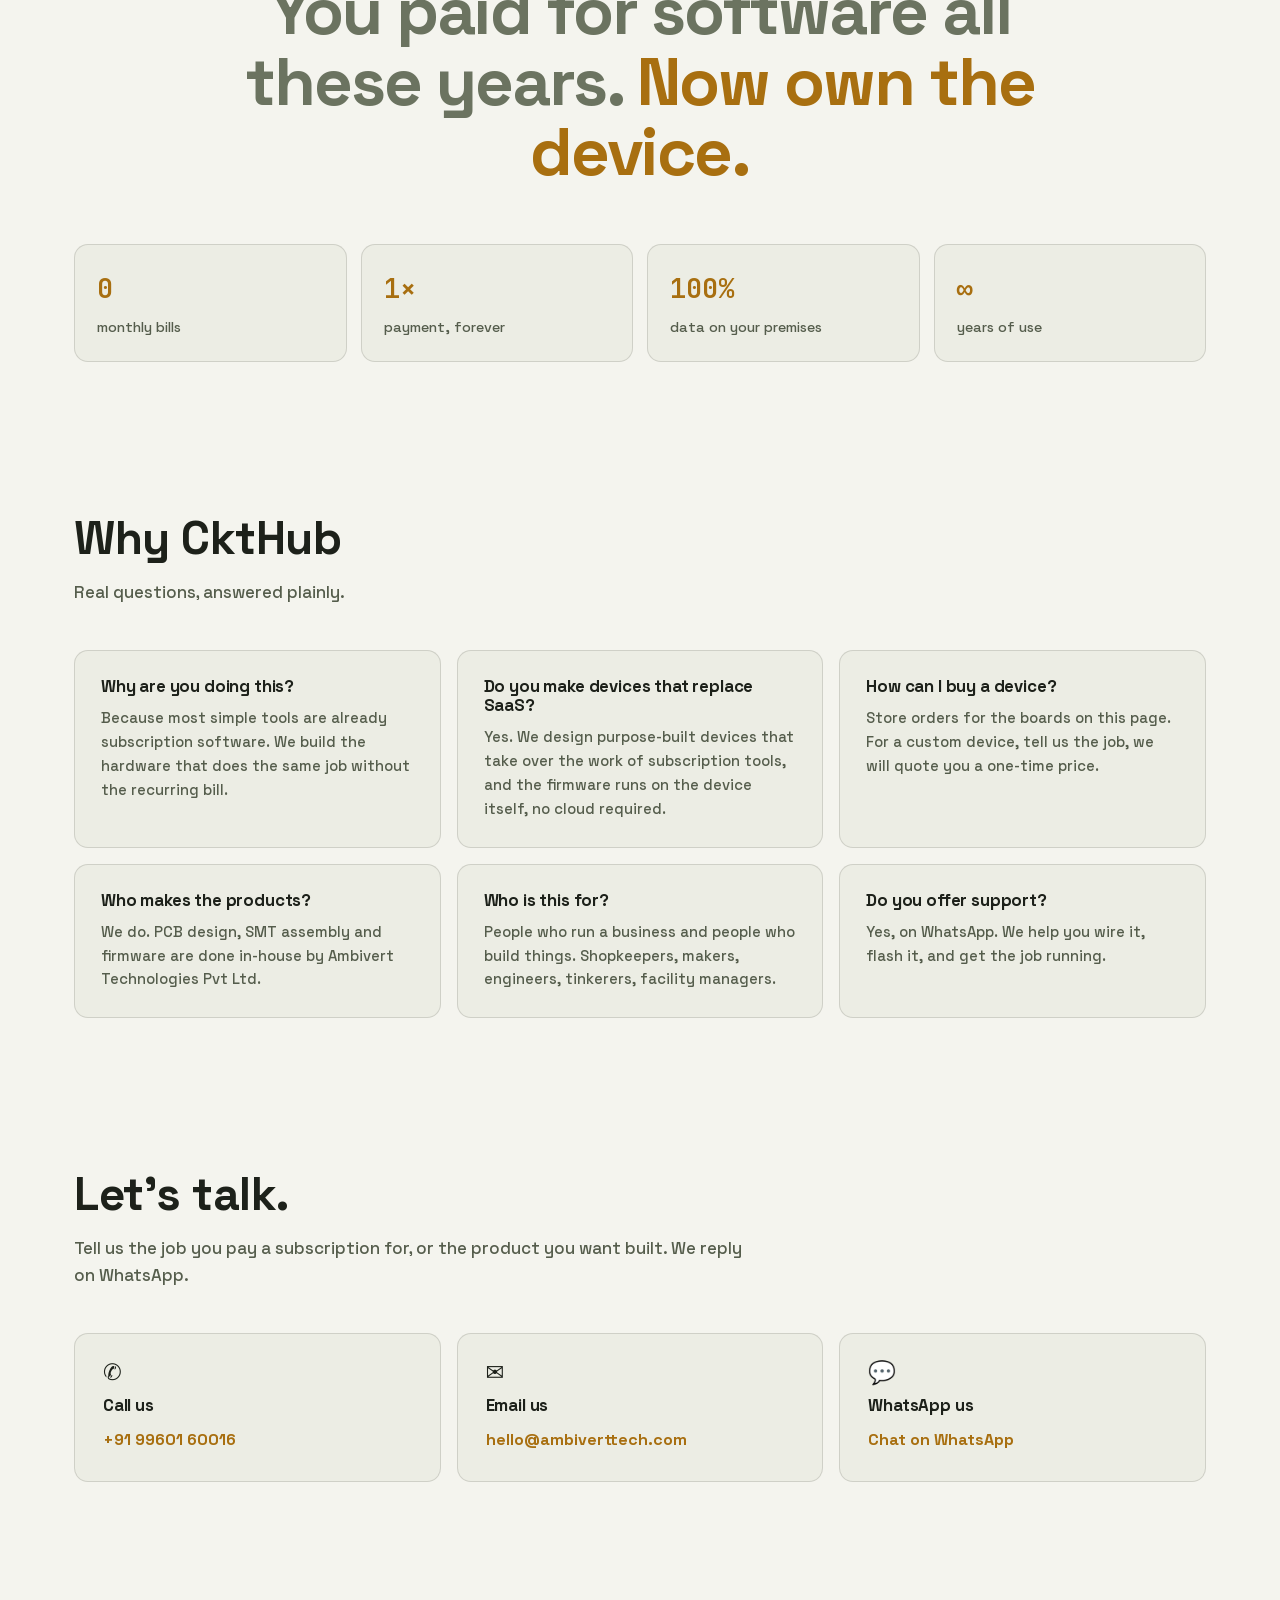
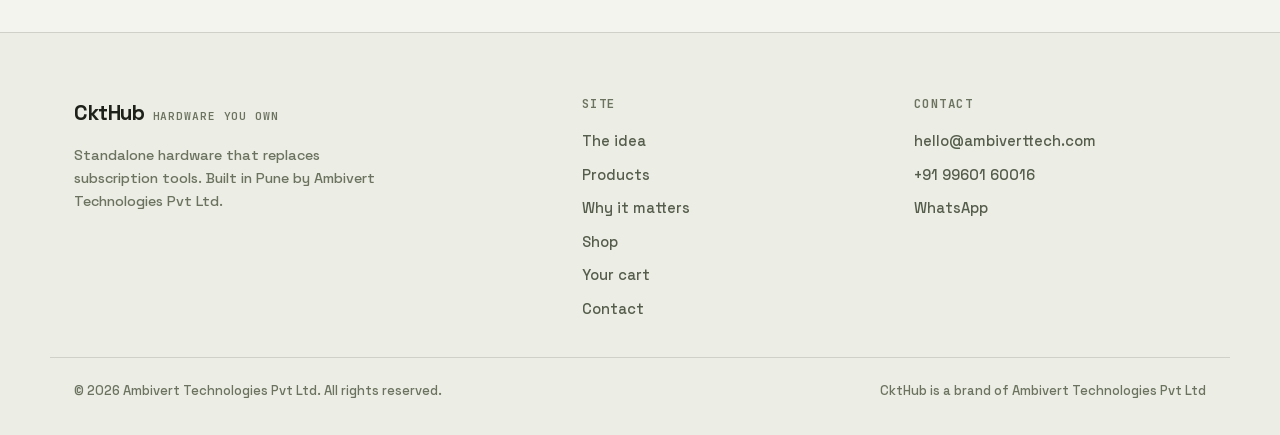
<file: prototype.html>
<!doctype html>
<html lang="en" data-theme="dark">
<head>
<meta charset="UTF-8">
<meta name="viewport" content="width=device-width, initial-scale=1.0">
<title>CktHub - Stop Renting Software. Own the Device.</title>
<link rel="icon" href="data:image/svg+xml,%3Csvg xmlns='http://www.w3.org/2000/svg' viewBox='0 0 32 32'%3E%3Crect width='32' height='32' rx='7' fill='%23E3A83C'/%3E%3Ctext x='16' y='22' font-family='Helvetica,Arial,sans-serif' font-size='17' font-weight='700' fill='%23191204' text-anchor='middle'%3EC%3C/text%3E%3C/svg%3E">
<meta name="description" content="CktHub builds standalone ESP32 and ESP32-S3 hardware that does the work of subscription-based software tools locally. Pay once, own the device, no monthly bill, no cloud dependency. Buy a board or tell us what you want to replace.">
<meta name="robots" content="index, follow">
<link rel="canonical" href="https://ckthub.com/prototype.html">
<meta property="og:type" content="website">
<meta property="og:title" content="CktHub - Stop Renting Software. Own the Device.">
<meta property="og:description" content="Standalone hardware that replaces recurring software subscriptions. Local operation, no monthly fee, your data stays on the device. Built in-house in Pune, India.">
<meta property="og:url" content="https://ckthub.com/prototype.html">
 <meta property="og:image" content="https://ckthub.com/wrover-devkit.png">
 <meta property="og:image:alt" content="CktHub ESP32 dev board on a lab bench">
 <meta name="twitter:card" content="summary_large_image">
<meta name="theme-color" content="#0A0D0B">
<script>document.documentElement.classList.add('js');</script>
<style>
@font-face{font-family:'Space Grotesk';font-style:normal;font-weight:500;font-display:swap;src:url(fonts/space-grotesk-latin.woff2) format('woff2')}
@font-face{font-family:'Space Grotesk';font-style:normal;font-weight:700;font-display:swap;src:url(fonts/space-grotesk-latin.woff2) format('woff2')}
@font-face{font-family:'JetBrains Mono';font-style:normal;font-weight:400;font-display:swap;src:url(fonts/jetbrains-mono-latin.woff2) format('woff2')}
@font-face{font-family:'JetBrains Mono';font-style:normal;font-weight:600;font-display:swap;src:url(fonts/jetbrains-mono-latin.woff2) format('woff2')}

/* ============ tokens ============ */
:root{
  --bg:#0A0D0B; --bg-2:#10140F; --bg-3:#161B14;
  --line:rgba(233,237,220,.10); --line-2:rgba(233,237,220,.18);
  --text:#EAEDE2; --text-2:#A7AE9F; --text-3:#8A9280;
  --accent:#E3A83C; --accent-ink:#191204; --accent-soft:rgba(227,168,60,.13);
  --ok:#63C48F; --bad:#E06C4F;
  --r:14px;
  --fd:'Space Grotesk',system-ui,-apple-system,'Segoe UI',sans-serif;
  --fm:'JetBrains Mono',ui-monospace,SFMono-Regular,Menlo,monospace;
  --shadow:0 24px 70px rgba(0,0,0,.5);
  --maxw:1180px;
  --nav-h:64px;
}
[data-theme="light"]{
  --bg:#F4F4EE; --bg-2:#ECEDE4; --bg-3:#E2E4D8;
  --line:rgba(29,33,26,.14); --line-2:rgba(29,33,26,.26);
  --text:#1D211A; --text-2:#555D4C; --text-3:#6B7360;
  --accent:#A86F10; --accent-ink:#FFFDF4; --accent-soft:rgba(168,111,16,.12);
  --ok:#2E7D4F; --bad:#B23A1E;
  --shadow:0 24px 60px rgba(40,50,30,.16);
}

/* ============ base ============ */
*,*::before,*::after{box-sizing:border-box}
html{scroll-behavior:smooth}
body{margin:0;background:var(--bg);color:var(--text);font-family:var(--fd);font-size:16px;line-height:1.6;-webkit-font-smoothing:antialiased;transition:background .3s,color .3s}
::selection{background:var(--accent);color:var(--accent-ink)}
img{max-width:100%;display:block}
a{color:inherit}
h1,h2,h3,h4{margin:0;line-height:1.14;letter-spacing:-.01em;font-weight:700}
p{margin:0}
button{font-family:inherit;cursor:pointer}
.wrap{max-width:var(--maxw);margin:0 auto;padding:0 24px}
:focus-visible{outline:2px solid var(--accent);outline-offset:2px;border-radius:4px}
.skip-link{position:absolute;left:-999px;top:8px;z-index:200;background:var(--accent);color:var(--accent-ink);padding:8px 14px;border-radius:8px;font-weight:700;text-decoration:none}
.skip-link:focus{left:8px}

/* section rhythm */
.section-pad{padding:96px 0}
h2.title{font-size:clamp(1.85rem,3.6vw,2.9rem);max-width:22ch}
p.sub{color:var(--text-2);max-width:62ch;font-size:1.06rem;margin-top:14px}
.side-note{font-family:var(--fm);font-size:.78rem;letter-spacing:.12em;text-transform:uppercase;color:var(--text-3);margin-bottom:16px}

/* reveal on scroll (gated by .js) */
.js .rv{opacity:0;transform:translateY(20px);transition:opacity .65s cubic-bezier(.16,1,.3,1),transform .65s cubic-bezier(.16,1,.3,1)}
.js .rv.in{opacity:1;transform:none}

/* ============ buttons ============ */
.btn{display:inline-flex;align-items:center;justify-content:center;gap:8px;background:var(--accent);color:var(--accent-ink);border:1px solid var(--accent);border-radius:10px;padding:12px 22px;font-weight:700;font-size:1rem;text-decoration:none;transition:transform .18s cubic-bezier(.16,1,.3,1),box-shadow .18s,filter .18s;white-space:nowrap}
.btn:hover{filter:brightness(1.07);box-shadow:0 8px 28px var(--accent-soft)}
.btn:active{transform:scale(.97)}
.btn.ghost{background:transparent;color:var(--text);border-color:var(--line-2)}
.btn.ghost:hover{border-color:var(--accent);color:var(--accent)}
.tlink{display:inline-flex;align-items:center;gap:6px;color:var(--text);font-weight:700;text-decoration:none;border-bottom:1px solid var(--line-2);padding-bottom:2px;transition:color .2s,border-color .2s}
.tlink:hover{color:var(--accent);border-color:var(--accent)}
.tlink .arr{transition:transform .2s}
.tlink:hover .arr{transform:translateX(3px)}

/* ============ nav ============ */
.nav{position:fixed;inset:0 0 auto 0;z-index:90;height:var(--nav-h);background:color-mix(in srgb,var(--bg) 84%,transparent);backdrop-filter:blur(14px);-webkit-backdrop-filter:blur(14px);border-bottom:1px solid var(--line)}
@media (prefers-reduced-transparency:reduce){.nav{background:var(--bg)}}
.nav-in{max-width:var(--maxw);margin:0 auto;padding:0 24px;height:100%;display:flex;align-items:center;gap:28px}
.brand{display:flex;align-items:baseline;gap:8px;text-decoration:none;font-weight:700;font-size:1.3rem;letter-spacing:-.02em}
.brand .tag{font-family:var(--fm);font-size:.7rem;color:var(--text-3);letter-spacing:.08em;text-transform:uppercase}
.navlinks{display:flex;gap:22px;list-style:none;margin:0;padding:0;margin-left:8px}
.navlinks a{color:var(--text-2);text-decoration:none;font-size:.95rem;font-weight:500;transition:color .2s}
.navlinks a:hover{color:var(--accent)}
.nav-right{margin-left:auto;display:flex;align-items:center;gap:12px}
.seg{display:flex;border:1px solid var(--line-2);border-radius:999px;overflow:hidden}
.seg a{font-family:var(--fm);font-size:.72rem;text-decoration:none;padding:6px 14px;color:var(--text-2);letter-spacing:.04em;text-transform:uppercase}
.seg a.active{background:var(--accent);color:var(--accent-ink)}
.seg a:not(.active):hover{color:var(--text)}
.icon-btn{background:transparent;border:1px solid var(--line-2);border-radius:999px;width:38px;height:38px;display:inline-flex;align-items:center;justify-content:center;color:var(--text);font-size:1rem;transition:border-color .2s,color .2s}
.icon-btn:hover{border-color:var(--accent);color:var(--accent)}
.cart-chip{display:inline-flex;align-items:center;gap:8px;background:var(--bg-2);border:1px solid var(--line-2);color:var(--text);border-radius:999px;padding:7px 14px;font-size:.85rem;font-weight:600;transition:border-color .2s}
.cart-chip:hover{border-color:var(--accent)}
.cart-chip .cnt{background:var(--accent);color:var(--accent-ink);border-radius:999px;font-family:var(--fm);font-size:.7rem;min-width:18px;height:18px;display:inline-flex;align-items:center;justify-content:center;padding:0 5px}
.burger{display:none;background:none;border:none;color:var(--text);font-size:1.3rem;width:38px;height:38px}
.mobile-menu{position:fixed;top:var(--nav-h);left:0;right:0;z-index:89;background:var(--bg);border-bottom:1px solid var(--line);display:none;flex-direction:column;padding:12px 24px 18px}
.mobile-menu.open{display:flex}
.mobile-menu a{padding:10px 0;color:var(--text);text-decoration:none;font-weight:600;border-bottom:1px solid var(--line)}
.mobile-menu a:last-child{border-bottom:none}
.mobile-menu .seg{width:fit-content;margin-top:12px}

/* ============ hero ============ */
.hero{padding:calc(var(--nav-h) + 44px) 0 76px;overflow:hidden}
.hero-grid{max-width:var(--maxw);margin:0 auto;padding:0 24px;display:grid;grid-template-columns:1.05fr .95fr;gap:48px;align-items:center}
.hero h1{font-size:clamp(2.55rem,6.2vw,4.7rem);line-height:1.02;letter-spacing:-.025em}
.hero h1 .l1,.hero h1 .l2{display:block;overflow:hidden;padding-bottom:.08em}
.hero h1 .l2{color:var(--accent)}
.js .hero h1 .l1>span,.js .hero h1 .l2>span{display:inline-block;transform:translateY(115%);transition:transform .9s cubic-bezier(.16,1,.3,1)}
.js .hero.in h1 .l1>span{transition-delay:.08s}
.js .hero.in h1 .l2>span{transition-delay:.24s}
.js .hero.in h1 .l1>span,.js .hero.in h1 .l2>span{transform:none}
.lead{color:var(--text-2);font-size:1.1rem;max-width:46ch;margin-top:22px}
.hero-ctas{display:flex;align-items:center;gap:22px;margin-top:30px;flex-wrap:wrap}
.hero-stat{display:flex;gap:30px;margin-top:46px;flex-wrap:wrap}
.hero-stat .cell{display:flex;flex-direction:column;gap:2px}
.hero-stat .v{font-family:var(--fm);font-weight:600;font-size:1.2rem;color:var(--text)}
.hero-stat .k{font-size:.72rem;color:var(--text-3);text-transform:uppercase;letter-spacing:.1em}

.hero-visual{position:relative;display:flex;justify-content:center;align-items:center}
.halo{position:absolute;width:min(560px,80vw);height:min(560px,80vw);border-radius:50%;background:radial-gradient(circle,var(--accent-soft) 0%,transparent 62%);top:50%;left:50%;transform:translate(-50%,-50%);pointer-events:none;z-index:0}
.pedestal{position:relative;z-index:1;width:min(300px,64vw);transform-style:preserve-3d;transition:transform .12s ease-out}
.pedestal img{width:100%;height:auto;filter:drop-shadow(0 30px 50px rgba(0,0,0,.55));animation:float 7s ease-in-out infinite}
@keyframes float{0%,100%{transform:translateY(0)}50%{transform:translateY(-12px)}}
.trace{position:absolute;left:-72px;top:50%;transform:translateY(-50%);width:150px;height:220px;pointer-events:none;z-index:0;opacity:.8}
.trace .path{stroke:var(--accent);stroke-width:1.4;fill:none;stroke-dasharray:600;stroke-dashoffset:600;animation:draw 5s ease-in-out infinite alternate;opacity:.55}
.trace .dot{fill:var(--accent);opacity:0}
.trace .dot.a{animation:dotA 5s ease-in-out infinite}
.trace .dot.b{animation:dotB 5s ease-in-out infinite}
@keyframes draw{to{stroke-dashoffset:0}}
.trace .dot.a,.trace .dot.b{offset-path:path('M6 6 C 120 40, 10 120, 130 150')}
@keyframes dotA{0%,16%{opacity:0;offset-distance:0%}55%,80%{opacity:.95}100%{opacity:0;offset-distance:100%}}
@keyframes dotB{0%,16%{opacity:0;offset-distance:0%}72%,90%{opacity:.9}100%{opacity:0;offset-distance:100%}}
.badge-live{position:absolute;top:4%;right:-12%;z-index:2;display:flex;align-items:center;gap:7px;background:var(--bg-3);border:1px solid var(--line-2);border-radius:999px;padding:7px 13px;font-family:var(--fm);font-size:.68rem;color:var(--text-2);letter-spacing:.08em;box-shadow:var(--shadow)}
.badge-live .led{width:7px;height:7px;border-radius:50%;background:var(--ok);animation:pulse 2.2s ease-in-out infinite}
@keyframes pulse{0%,100%{opacity:1;box-shadow:0 0 0 0 rgba(99,196,143,.5)}50%{opacity:.55;box-shadow:0 0 0 5px rgba(99,196,143,0)}}

/* ============ trust strip ============ */
.trust{border-top:1px solid var(--line);border-bottom:1px solid var(--line);background:var(--bg-2)}
.trust-in{max-width:var(--maxw);margin:0 auto;padding:18px 24px;display:flex;flex-wrap:wrap;gap:10px 34px;justify-content:center}
.trust-in span{display:inline-flex;align-items:center;gap:8px;font-size:.88rem;color:var(--text-2)}
.trust-in .tick{color:var(--accent);font-weight:700}

/* ============ jobs marquee (the one marquee on the page) ============ */
.jobs{overflow:hidden;border-bottom:1px solid var(--line);padding:20px 0;position:relative}
.jobs-track{display:flex;gap:14px;width:max-content;animation:jobsX 38s linear infinite}
.jobs:hover .jobs-track{animation-play-state:paused}
@keyframes jobsX{to{transform:translateX(-50%)}}
.jobs .chip{font-family:var(--fm);font-size:.78rem;color:var(--text-2);border:1px solid var(--line-2);border-radius:999px;padding:7px 16px;white-space:nowrap;letter-spacing:.04em}
.jobs .chip b{color:var(--accent);font-weight:600}

/* ============ thesis ============ */
.thesis{max-width:var(--maxw);margin:0 auto;padding:110px 24px 30px}
.thesis h2{font-size:clamp(2.1rem,4.6vw,3.6rem);line-height:1.05;letter-spacing:-.02em;max-width:20ch}
.thesis h2 .dim{color:var(--text-3)}
.thesis h2 .up{color:var(--accent)}
.thesis p{margin-top:20px;color:var(--text-2);max-width:56ch;font-size:1.08rem}
.stance{margin-top:34px;border:1px solid var(--line-2);border-left:3px solid var(--accent);background:var(--bg-2);border-radius:var(--r);padding:22px 26px;max-width:640px;font-size:1.05rem}
.stance b{color:var(--accent)}

/* ============ steps ============ */
.steps{max-width:var(--maxw);margin:0 auto;padding:120px 24px 30px;display:grid;grid-template-columns:minmax(0,.8fr) minmax(0,1.2fr);gap:64px}
.steps .side{position:sticky;top:calc(var(--nav-h) + 40px);align-self:start}
.steps .side h2{font-size:clamp(1.9rem,3.6vw,2.9rem)}
.steps .side p{margin-top:14px;color:var(--text-2);max-width:42ch}
.steps-list{display:flex;flex-direction:column}
.step-row{display:grid;grid-template-columns:56px 1fr;gap:20px;padding:26px 0;border-top:1px solid var(--line)}
.step-row:last-child{border-bottom:1px solid var(--line)}
.step-row .no{font-family:var(--fm);font-size:.85rem;color:var(--accent);padding-top:6px}
.step-row h3{font-size:1.3rem}
.step-row p{margin-top:8px;color:var(--text-2);max-width:52ch}

/* ============ comparison ============ */
.cmp-sec{max-width:var(--maxw);margin:0 auto;padding:120px 24px 0}
.cmp{overflow:hidden;border:1px solid var(--line-2);border-radius:18px;background:var(--bg-2);margin-top:28px}
.cmp-head{display:grid;grid-template-columns:1.1fr .95fr .95fr;border-bottom:1px solid var(--line-2)}
.cmp-head>div{padding:20px 24px;font-weight:700;font-size:1.05rem}
.cmp-head .side-a{color:var(--text-3)}
.cmp-head .side-b{background:var(--accent-soft);color:var(--accent)}
.cmp-row{display:grid;grid-template-columns:1.1fr .95fr .95fr;border-bottom:1px solid var(--line)}
.cmp-row:last-child{border-bottom:none}
.cmp-row>div{padding:18px 24px;font-size:.96rem;display:flex;align-items:center;gap:10px}
.cmp-row .k{color:var(--text-2);font-weight:600}
.cmp-row .a{color:var(--text-3)}
.cmp-row .b{background:var(--accent-soft);color:var(--text)}
.cmp-row .b b{color:var(--accent)}
.cmp-note{margin-top:16px;font-size:.88rem;color:var(--text-3);max-width:72ch}

/* ============ roadmap ============ */
.road{max-width:var(--maxw);margin:0 auto;padding:120px 24px 30px}
.tabs{display:flex;flex-wrap:wrap;gap:8px;margin:30px 0 30px}
.tabs button{background:transparent;border:1px solid var(--line-2);border-radius:999px;padding:8px 16px;font-size:.86rem;color:var(--text-2);transition:all .2s;font-weight:500}
.tabs button:hover{color:var(--text);border-color:var(--accent)}
.tabs button.on{background:var(--accent);border-color:var(--accent);color:var(--accent-ink);font-weight:700}
.road-grid{display:grid;grid-template-columns:repeat(3,1fr);gap:16px}
.r-card{display:flex;flex-direction:column;gap:10px;background:var(--bg-2);border:1px solid var(--line);border-radius:var(--r);padding:22px;transition:transform .22s cubic-bezier(.16,1,.3,1),border-color .22s,box-shadow .22s}
.r-card:hover{transform:translateY(-3px);border-color:var(--line-2);box-shadow:0 14px 40px rgba(0,0,0,.25)}
.r-card .cat{font-family:var(--fm);font-size:.68rem;letter-spacing:.1em;text-transform:uppercase;color:var(--text-3)}
.r-card h3{font-size:1.08rem;line-height:1.3}
.r-card p{font-size:.9rem;color:var(--text-2);flex:1}
.r-card .rep{font-size:.78rem;color:var(--text-3);font-family:var(--fm)}
.r-card .rep b{color:var(--text-2);font-weight:400}
.r-card .want{display:inline-flex;align-items:center;gap:6px;background:none;border:none;padding:0;color:var(--accent);font-weight:700;font-size:.92rem;margin-top:6px;min-height:38px;transition:gap .2s}
.r-card .want:hover{gap:10px}
.road .band{margin-top:48px;border:1px solid var(--line-2);border-radius:18px;padding:30px 34px;display:flex;align-items:center;justify-content:space-between;gap:20px;flex-wrap:wrap;background:var(--bg-2)}
.road .band p{color:var(--text-2)}

/* ============ shop ============ */
.shop-sec{max-width:var(--maxw);margin:0 auto;padding:120px 24px 30px}
.shop-grid{display:grid;grid-template-columns:1fr 1fr;gap:18px}
.s-card{display:grid;grid-template-columns:minmax(88px,116px) 1fr;gap:20px;background:var(--bg-2);border:1px solid var(--line);border-radius:var(--r);padding:22px;transition:border-color .22s,transform .22s}
.s-card:hover{border-color:var(--line-2);transform:translateY(-2px)}
.s-card .media{position:relative;background:radial-gradient(120% 90% at 50% 0%,var(--accent-soft) 0%,transparent 60%),var(--bg-3);border-radius:calc(var(--r) - 6px);display:flex;align-items:center;justify-content:center;overflow:hidden;aspect-ratio:3/4}
.s-card .media img{width:100%;height:100%;object-fit:contain;filter:drop-shadow(0 10px 16px rgba(0,0,0,.35))}
.s-card .body{display:flex;flex-direction:column;gap:10px;justify-content:center;min-width:0}
.s-head{display:flex;align-items:baseline;justify-content:space-between;gap:12px;flex-wrap:wrap}
.s-card .body h3{font-size:1.02rem;line-height:1.25}
.s-card .desc{color:var(--text-2);font-size:.9rem;line-height:1.55}
.specs{display:flex;flex-wrap:wrap;gap:6px}
.specs span{font-family:var(--fm);font-size:.68rem;letter-spacing:.04em;color:var(--text-2);border:1px solid var(--line);border-radius:999px;padding:3px 9px;background:var(--bg-3)}
.price{font-family:var(--fm);font-size:1.35rem;font-weight:700;color:var(--accent);letter-spacing:-.01em;white-space:nowrap;text-align:right}
.price small{display:block;font-family:var(--fd);font-size:.72rem;font-weight:500;color:var(--text-3)}
.s-actions{display:flex;align-items:center;justify-content:space-between;gap:14px;margin-top:2px}
.vol{display:grid;grid-template-columns:auto 1fr auto;align-items:center;gap:10px;flex:1;min-width:0}
.vol label{font-family:var(--fm);font-size:.66rem;letter-spacing:.08em;text-transform:uppercase;color:var(--text-3)}
.vol input[type=range]{width:100%;accent-color:var(--accent)}
.vol-total{font-family:var(--fm);font-weight:700;color:var(--accent);min-width:72px;text-align:right;font-size:.95rem}
.s-card .btn.add{margin:0;flex-shrink:0}

/* ============ build band ============ */
.build-band{max-width:var(--maxw);margin:60px auto 0;padding:clamp(34px,5vw,56px);display:flex;align-items:center;justify-content:space-between;gap:34px;flex-wrap:wrap;border:1px solid var(--line-2);border-radius:22px;background:linear-gradient(150deg,var(--bg-3),var(--bg-2) 60%);position:relative;overflow:hidden}
.build-band::before{content:"";position:absolute;right:-110px;top:-110px;width:300px;height:300px;border-radius:50%;background:radial-gradient(circle,var(--accent-soft),transparent 65%);pointer-events:none}
.build-band .rk{font-family:var(--fm);font-size:.74rem;letter-spacing:.12em;text-transform:uppercase;color:var(--text-3)}
.build-band h3{font-size:clamp(1.35rem,2.4vw,1.9rem);max-width:24ch;margin-top:10px}
.build-band p{color:var(--text-2);max-width:58ch;margin-top:10px}
.build-band .btn{position:relative;z-index:1}

/* ============ ownit band ============ */
.ownit{max-width:var(--maxw);margin:0 auto;padding:120px 24px 30px;text-align:center}
.scream{font-size:clamp(2rem,5.4vw,4.2rem);font-weight:800;letter-spacing:-.03em;line-height:1.05;max-width:20ch;margin:0 auto}
.scream .dim{color:var(--text-3)}
.scream .up{color:var(--accent)}
.ownit-grid{display:grid;grid-template-columns:repeat(4,1fr);gap:14px;margin-top:56px;text-align:left}
.ownit-grid .cell{border:1px solid var(--line);border-radius:var(--r);background:var(--bg-2);padding:22px}
.ownit-grid .v{display:block;font-family:var(--fm);font-size:1.7rem;font-weight:700;color:var(--accent)}
.ownit-grid .k{display:block;margin-top:6px;font-size:.9rem;color:var(--text-2)}

/* ============ why grid ============ */
#why-us{max-width:var(--maxw);margin:0 auto;padding:120px 24px 30px}
.why-grid{display:grid;grid-template-columns:repeat(3,1fr);gap:16px;margin-top:44px}
.w-card{background:var(--bg-2);border:1px solid var(--line);border-radius:var(--r);padding:26px;transition:border-color .2s,transform .2s}
.w-card:hover{border-color:var(--line-2);transform:translateY(-2px)}
.w-card h3{font-size:1.05rem}
.w-card p{margin-top:10px;color:var(--text-2);font-size:.93rem;line-height:1.6}

/* ============ contact ============ */
.contact-sec{max-width:var(--maxw);margin:0 auto;padding:120px 24px 30px}
.contact-grid{display:grid;grid-template-columns:repeat(3,1fr);gap:16px;margin-top:44px}
.c-card{display:flex;flex-direction:column;align-items:flex-start;gap:12px;background:var(--bg-2);border:1px solid var(--line);border-radius:var(--r);padding:28px}
.c-card h3{font-size:1.05rem}
.c-icon{font-size:1.4rem;line-height:1}
.c-card a{color:var(--accent);text-decoration:none;font-weight:600;word-break:break-word}
.c-card a:hover{text-decoration:underline}

/* ============ footer ============ */
footer{border-top:1px solid var(--line);background:var(--bg-2);margin-top:120px}
.foot-in{max-width:var(--maxw);margin:0 auto;padding:64px 24px 30px;display:grid;grid-template-columns:1.6fr 1fr 1fr;gap:40px}
.f-brand p{margin-top:14px;color:var(--text-3);font-size:.9rem;max-width:36ch}
.f-col h4{font-size:.78rem;font-family:var(--fm);letter-spacing:.12em;text-transform:uppercase;color:var(--text-3);margin-bottom:14px}
.f-col a{display:block;color:var(--text-2);text-decoration:none;font-size:.92rem;padding:5px 0;transition:color .2s}
.f-col a:hover{color:var(--accent)}
.f-base{max-width:var(--maxw);margin:0 auto;padding:22px 24px 34px;display:flex;justify-content:space-between;gap:14px;flex-wrap:wrap;border-top:1px solid var(--line);color:var(--text-3);font-size:.82rem}

/* ============ FABs / cart / toast ============ */
.fab{position:fixed;right:20px;bottom:20px;z-index:80;width:54px;height:54px;border-radius:50%;border:1px solid var(--line-2);background:var(--bg-3);box-shadow:var(--shadow);display:inline-flex;align-items:center;justify-content:center;font-size:1.3rem;transition:transform .18s,filter .2s}
.fab:hover{transform:translateY(-2px);filter:brightness(1.06)}
.fab.wa{right:20px;bottom:86px;border-color:rgba(37,211,102,.35);background:#25D366;color:#04210F}
.fab.wa:hover{filter:saturate(1.15) brightness(1.04)}
.fab .cnt{position:absolute;top:-4px;right:-4px;background:var(--accent);color:var(--accent-ink);font-family:var(--fm);font-size:.66rem;font-weight:700;min-width:18px;height:18px;border-radius:999px;display:flex;align-items:center;justify-content:center;padding:0 4px;border:2px solid var(--bg)}
.drawer-overlay{position:fixed;inset:0;background:rgba(0,0,0,.55);z-index:95}
.drawer-overlay[hidden]{display:none}
.drawer{position:fixed;top:0;right:0;bottom:0;width:min(420px,100vw);background:var(--bg-2);border-left:1px solid var(--line-2);z-index:96;transform:translateX(105%);transition:transform .3s cubic-bezier(.16,1,.3,1);display:flex;flex-direction:column;box-shadow:-18px 0 40px rgba(0,0,0,.25)}
.drawer.open{transform:none}
.drawer-head{display:flex;align-items:center;justify-content:space-between;padding:20px 24px;border-bottom:1px solid var(--line)}
.drawer-head h3{font-size:1.15rem}
.drawer .x{background:none;border:none;color:var(--text-2);font-size:1.3rem;width:34px;height:34px;border-radius:8px}
.drawer .x:hover{color:var(--text)}
.drawer-body{flex:1;overflow-y:auto;padding:10px 24px}
.empty{padding:46px 10px;text-align:center;color:var(--text-3);font-size:.95rem}
.empty a{color:var(--accent)}
.items{display:flex;flex-direction:column}
.i{display:grid;grid-template-columns:1fr auto auto auto;align-items:center;gap:14px;padding:18px 0;border-bottom:1px solid var(--line)}
.i-n{display:flex;flex-direction:column;gap:3px}
.i-n b{font-size:.95rem;line-height:1.25}
.i-u{font-family:var(--fm);font-size:.72rem;color:var(--text-3)}
.i-q{display:flex;align-items:center;gap:8px}
.i-q .q{width:26px;height:26px;border-radius:7px;border:1px solid var(--line-2);background:var(--bg-3);color:var(--text);font-size:.95rem;line-height:1}
.i-q .q:hover{border-color:var(--accent)}
.i-q span{font-family:var(--fm);font-size:.9rem;min-width:20px;text-align:center}
.i-t{font-family:var(--fm);font-weight:700;color:var(--text);min-width:64px;text-align:right}
.i-x{background:none;border:none;color:var(--text-3);font-size:1rem;padding:4px}
.i-x:hover{color:var(--bad)}
.drawer-foot{border-top:1px solid var(--line);padding:18px 24px 24px;display:flex;flex-direction:column;gap:10px}
.drawer-total{display:flex;justify-content:space-between;align-items:baseline;font-size:1.05rem}
.drawer-total b{font-family:var(--fm);font-size:1.3rem}
.drawer-note{font-size:.78rem;color:var(--text-3)}
.drawer-full{font-size:.8rem;color:var(--text-2);text-align:center;text-decoration:underline;padding:2px 0;transition:color .2s}
.drawer-full:hover{color:var(--accent)}
.toast{position:fixed;left:50%;bottom:26px;transform:translate(-50%,80px);background:var(--bg-3);border:1px solid var(--line-2);color:var(--text);padding:13px 22px;border-radius:12px;font-size:.92rem;z-index:99;opacity:0;transition:all .3s cubic-bezier(.16,1,.3,1);box-shadow:var(--shadow);pointer-events:none;text-align:center;max-width:calc(100vw - 40px)}
.toast.show{transform:translate(-50%,0);opacity:1}
.no-scroll{overflow:hidden}
/* ============ responsive ============ */
@media (max-width:1024px){
  .hero-grid{grid-template-columns:1fr;gap:44px}
  .hero-visual{order:-1}
  .pedestal{width:min(240px,56vw)}
  .road-grid{grid-template-columns:1fr 1fr}
  .steps{grid-template-columns:1fr;gap:34px}
  .steps .side{position:static}
  .shop-grid{grid-template-columns:1fr}
  .s-card{grid-template-columns:minmax(80px,100px) 1fr}
  .why-grid{grid-template-columns:1fr 1fr}
  .contact-grid{grid-template-columns:1fr 1fr}
  .ownit-grid{grid-template-columns:repeat(2,1fr)}
}
@media (max-width:760px){
  .navlinks{display:none}
  .burger{display:inline-flex}
  .nav-right .seg{display:none}
  .nav-in{gap:12px}
  .brand .tag{display:none}
  .section-pad{padding:70px 0}
  .road-grid{grid-template-columns:1fr}
  .cmp-head>div{padding:14px 16px;font-size:.92rem}
  .cmp-row>div{padding:13px 16px;font-size:.88rem}
  .trace{display:none}
  .badge-live{right:0}
  .foot-in{grid-template-columns:1fr;gap:30px}
  .thesis{padding-top:84px}
  .why-grid{grid-template-columns:1fr}
  .contact-grid{grid-template-columns:1fr}
  .scream{font-size:clamp(1.9rem,8vw,2.6rem)}
  .fab{width:48px;height:48px;font-size:1.15rem;right:14px;bottom:14px}
  .fab.wa{right:14px;bottom:74px}
}
@media (max-width:460px){
  .vol{grid-template-columns:1fr auto;gap:8px 12px}
  .vol label{grid-column:1/-1}
  .s-actions{flex-direction:column;align-items:stretch}
  .s-card .btn.add{width:100%}
  .hero-stat{gap:18px}
}

/* ============ reduced motion ============ */
@media (prefers-reduced-motion: reduce){
  html{scroll-behavior:auto}
  *,*::before,*::after{animation-duration:.01ms !important;animation-iteration-count:1 !important;transition-duration:.01ms !important}
  .js .rv{opacity:1;transform:none}
  .js .hero h1 .l1>span,.js .hero h1 .l2>span{transform:none}
  .jobs-track{animation:none;width:100%;flex-wrap:wrap}
  .pedestal img{animation:none}
  .trace{display:none}
}
</style>
<script type="application/ld+json">
{
  "@context":"https://schema.org",
  "@graph":[
    {"@type":"Organization","@id":"https://ckthub.com/#org","name":"Ambivert Technologies Private Limited","brand":{"@type":"Brand","name":"CktHub"},"url":"https://ckthub.com/","email":"hello@ambiverttech.com","telephone":"+91-99601-60016","address":{"@type":"PostalAddress","streetAddress":"Excellaa Plazzo, A107, near Bharat Petrol Pump, Ambegaon Budruk","addressLocality":"Pune","addressRegion":"Maharashtra","postalCode":"411046","addressCountry":"IN"},"description":"CktHub builds standalone ESP32 and ESP32-S3 hardware that replaces recurring software subscriptions. Designed and assembled in-house in Pune, India."},
    {"@type":"WebSite","@id":"https://ckthub.com/#website","url":"https://ckthub.com/","name":"CktHub","publisher":{"@id":"https://ckthub.com/#org"}},
    {"@type":"Product","@id":"https://ckthub.com/#product-wrover","name":"ESP32-WROVER-DevKit-Lipo","image":"https://ckthub.com/wrover-devkit.png","description":"ESP32 development board with built-in LiPo charger and battery sensing. 4MB flash, up to 8MB PSRAM. Designed for standalone, local-first devices that replace subscription software.","brand":{"@type":"Brand","name":"CktHub"},"offers":{"@type":"Offer","price":"799","priceCurrency":"INR","availability":"https://schema.org/InStock"}},
    {"@type":"Product","@id":"https://ckthub.com/#product-s3","name":"ESP32-S3-DevKitC-1","image":"https://ckthub.com/s3-devkit.png","description":"ESP32-S3 development board with 8MB flash, 8MB PSRAM and native USB OTG/JTAG. Built for on-device AI, voice and local dashboard products.","brand":{"@type":"Brand","name":"CktHub"},"offers":{"@type":"Offer","price":"499","priceCurrency":"INR","availability":"https://schema.org/InStock"}}
  ]
}
</script>
</head>
<body>
<a class="skip-link" href="#main">Skip to content</a>

<header class="nav">
  <div class="nav-in">
    <a class="brand" href="index.html">CktHub<span class="tag">hardware you own</span></a>
    <nav class="navlinks" aria-label="Main navigation">
      <a href="#idea">The idea</a>
      <a href="#products">Products</a>
      <a href="#why">Why it matters</a>
      <a href="index.html">Shop</a>
      <a href="#contact">Contact</a>
    </nav>
    <div class="nav-right">
      <div class="seg" role="tablist" aria-label="Switch between store and fab">
        <a href="index.html">Store</a>
        <a href="fab.html">Fab</a>
      </div>
      <button class="icon-btn" id="themeBtn" aria-label="Switch between dark and light theme" title="Switch theme">☾</button>
      <button class="cart-chip" onclick="openCart()" aria-label="Open cart">Cart <span class="cnt" id="navCartCount">0</span></button>
      <button class="burger" id="burger" aria-label="Open menu" aria-expanded="false">☰</button>
    </div>
  </div>
</header>
<div class="mobile-menu" id="mobileMenu">
  <a href="#idea">The idea</a>
  <a href="#products">Products</a>
  <a href="#why">Why it matters</a>
  <a href="index.html">Shop</a>
  <a href="#contact">Contact</a>
  <div class="seg">
    <a href="index.html">Store</a>
    <a href="fab.html">Fab</a>
  </div>
</div>

<main id="main">

<!-- ACT 0 : HERO -->
<section class="hero" id="top" aria-labelledby="hero-title">
  <div class="hero-grid">
    <div class="hero-copy">
      <h1 id="hero-title"><span class="l1"><span>Stop renting software.</span></span><span class="l2"><span>Own the device.</span></span></h1>
      <p class="lead">Standalone devices that do the job of subscription tools locally. Pay once, no monthly bill, no cloud dependency.</p>
      <div class="hero-ctas">
        <button class="btn" onclick="document.getElementById('products').scrollIntoView({behavior:'smooth'})">See the products</button>
        <a class="tlink" href="fab.html">Build your own device <span class="arr">→</span></a>
      </div>
      <div class="hero-stat">
        <div class="cell"><span class="v">₹0 <span style="color:var(--accent)">/mo</span></span><span class="k">after you own it</span></div>
        <div class="cell"><span class="v">48 × 28 <span style="color:var(--text-3)">mm</span></span><span class="k">board with charger built in</span></div>
        <div class="cell"><span class="v">1×</span><span class="k">payment, forever</span></div>
      </div>
    </div>
    <div class="hero-visual">
      <div class="halo"></div>
      <div class="pedestal" id="pedestal">
        <span class="badge-live"><span class="led"></span>DATA STAYS LOCAL</span>
        <img src="img/wrover-board.webp" alt="CktHub ESP32-WROVER-DevKit-Lipo board with built-in battery charger" width="394" height="800">
      </div>
      <svg class="trace" viewBox="0 0 150 220" aria-hidden="true">
        <path class="path" d="M6 6 C 120 40, 10 120, 130 150"></path>
        <circle class="dot a" r="4"></circle>
        <circle class="dot b" r="3"></circle>
      </svg>
    </div>
  </div>
</section>

<!-- TRUST STRIP -->
<section class="trust" aria-label="What every CktHub device does">
  <div class="trust-in">
    <span><span class="tick">✓</span> Pay once, use for years</span>
    <span><span class="tick">✓</span> Works offline</span>
    <span><span class="tick">✓</span> No cloud subscription</span>
    <span><span class="tick">✓</span> Your data stays on the device</span>
    <span><span class="tick">✓</span> Built in-house: PCB → SMT → firmware</span>
  </div>
</section>

<!-- THE ONE MARQUEE -->
<section class="jobs" aria-label="Jobs a CktHub device can do">
  <div class="jobs-track" id="jobsTrack">
    <span class="chip"><b>monitoring</b></span><span class="chip">dashboards</span><span class="chip">alerts</span><span class="chip">counters</span><span class="chip">attendance</span><span class="chip">inventory</span><span class="chip">logging</span><span class="chip">automation</span><span class="chip">local data collection</span><span class="chip">control systems</span><span class="chip">small business tools</span>
    <span class="chip"><b>monitoring</b></span><span class="chip">dashboards</span><span class="chip">alerts</span><span class="chip">counters</span><span class="chip">attendance</span><span class="chip">inventory</span><span class="chip">logging</span><span class="chip">automation</span><span class="chip">local data collection</span><span class="chip">control systems</span><span class="chip">small business tools</span>
  </div>
</section>

<!-- ACT 1 : THE IDEA -->
<section id="idea" aria-labelledby="idea-title">

  <!-- thesis, the philosophy -->
  <div class="thesis" id="philosophy">
    <h2 class="rv">Software you rent. <span class="dim">Hardware</span> you <span class="up">own.</span></h2>
    <p class="rv">Lots of tools do simple, repetitive jobs: watch a sensor, count something, show a number, log an event. Those jobs can run on a device sitting next to you instead of a server billing you monthly.</p>
    <div class="stance rv">Use software when software makes sense. <b>Own hardware when the job does not need a subscription.</b> That is the whole idea, nothing ideological about it.</div>
  </div>

  <!-- the transformation -->
  <div class="steps">
    <div class="side">
      <div class="side-note rv">How every CktHub product is made</div>
      <h2 class="rv">From a monthly SaaS to a device you own.</h2>
      <p class="rv">We strip the tool down to the one job you actually rely on, then move that job onto hardware in your building. No cloud round-trip needed for it to work.</p>
    </div>
    <div class="steps-list">
      <div class="step-row rv"><div class="no">01</div><div><h3>Monthly SaaS</h3><p>You pay every month for a tool that does one job: monitoring, attendance, inventory, a dashboard, an alert.</p></div></div>
      <div class="step-row rv"><div class="no">02</div><div><h3>Find the useful function</h3><p>Strip the tool down to the actual job you rely on. Ignore the platform features you never open.</p></div></div>
      <div class="step-row rv"><div class="no">03</div><div><h3>Run it locally</h3><p>Move that job onto hardware in your building, with no cloud round-trip for it to work.</p></div></div>
      <div class="step-row rv"><div class="no">04</div><div><h3>One device, one job</h3><p>An ESP32 or ESP32-S3 core with the exact sensors, display and I/O the job needs.</p></div></div>
      <div class="step-row rv"><div class="no">05</div><div><h3>Pay once</h3><p>One payment. The firmware is flashed in, nothing to license, nothing to renew.</p></div></div>
      <div class="step-row rv"><div class="no">06</div><div><h3>Own it</h3><p>It keeps working offline, your data stays local, and the monthly invoice stops.</p></div></div>
    </div>
  </div>
</section>

<!-- ACT 1.5 : WHY IT MATTERS, THE MATH -->
<section id="why" aria-labelledby="why-title">

  <div class="cmp-sec">
    <h2 class="title rv" id="why-title">Rent software or own the hardware?</h2>
    <p class="sub rv">For certain jobs, hardware ownership makes more economic and practical sense than a subscription. Here is the honest comparison.</p>
    <div class="cmp rv">
      <div class="cmp-head">
        <div>Factor</div>
        <div class="side-a">Subscription software</div>
        <div class="side-b">CktHub hardware</div>
      </div>
      <div class="cmp-row"><div class="k">Initial cost</div><div class="a">Low entry</div><div class="b"><b>One-time purchase</b></div></div>
      <div class="cmp-row"><div class="k">Monthly fee</div><div class="a">Yes</div><div class="b"><b>No</b></div></div>
      <div class="cmp-row"><div class="k">Internet dependency</div><div class="a">Often</div><div class="b"><b>Designed for local operation</b></div></div>
      <div class="cmp-row"><div class="k">Data</div><div class="a">Cloud dependent</div><div class="b"><b>Device / local</b></div></div>
      <div class="cmp-row"><div class="k">Ownership</div><div class="a">Software access</div><div class="b"><b>Physical device</b></div></div>
      <div class="cmp-row"><div class="k">Long-term cost</div><div class="a">Recurring</div><div class="b"><b>One-time hardware purchase</b></div></div>
    </div>
    <p class="cmp-note">We are not against software, we build with it every day. This table just shows where a monthly bill stops making sense for a job a device can do.</p>
  </div>
</section>

<!-- ACT 2 : THE PRODUCTS (roadmap) -->
<section id="products" aria-labelledby="products-title">
  <div class="road">
    <h2 class="title rv" id="products-title">Hardware that does the job.</h2>
    <p class="sub rv">Standalone devices that take over the work of familiar subscription tools. Local data, no monthly fee. Working on one? Tell us, it moves up the build queue.</p>
    <div class="tabs rv" role="tablist" aria-label="Filter product concepts by category">
      <button type="button" class="on" data-cat="all" role="tab" aria-selected="true">All</button>
      <button type="button" data-cat="retail" role="tab" aria-selected="false">Retail &amp; Hospitality</button>
      <button type="button" data-cat="facilities" role="tab" aria-selected="false">Facilities &amp; Access</button>
      <button type="button" data-cat="industrial" role="tab" aria-selected="false">Industrial / IoT</button>
      <button type="button" data-cat="smarthome" role="tab" aria-selected="false">Smart Home</button>
      <button type="button" data-cat="productivity" role="tab" aria-selected="false">Productivity</button>
    </div>

    <div class="road-grid" id="roadGrid">
      <article class="r-card rv" data-cat="retail">
        <div class="cat">Retail &amp; Hospitality</div>
        <h3>Local restaurant POS + kitchen display</h3>
        <p>Order-taking and kitchen display running on-site. No internet needed to take an order, no per-terminal fee.</p>
        <div class="rep"><b>Replaces:</b> Toast / Petpooja</div>
        <button class="want" onclick="wantThis('Local restaurant POS + kitchen display')">I want this <span class="arr">→</span></button>
      </article>
      <article class="r-card rv" data-cat="retail">
        <div class="cat">Retail &amp; Hospitality</div>
        <h3>Review collection kiosk</h3>
        <p>Countertop kiosk that captures reviews locally and syncs on your schedule, not theirs.</p>
        <div class="rep"><b>Replaces:</b> Google Review SaaS widgets</div>
        <button class="want" onclick="wantThis('Review collection kiosk')">I want this <span class="arr">→</span></button>
      </article>
      <article class="r-card rv" data-cat="retail">
        <div class="cat">Retail &amp; Hospitality</div>
        <h3>Offline-first booking kiosk</h3>
        <p>Appointment scheduling that keeps taking bookings even when your connection drops.</p>
        <div class="rep"><b>Replaces:</b> Calendly / Square Appointments</div>
        <button class="want" onclick="wantThis('Offline-first booking kiosk')">I want this <span class="arr">→</span></button>
      </article>
      <article class="r-card rv" data-cat="retail">
        <div class="cat">Retail &amp; Hospitality</div>
        <h3>Digital signage / price display</h3>
        <p>Menu boards and price displays driven from a local controller, not a cloud CMS with a monthly seat price.</p>
        <div class="rep"><b>Replaces:</b> Yodeck / ScreenCloud</div>
        <button class="want" onclick="wantThis('Digital signage / price display')">I want this <span class="arr">→</span></button>
      </article>

      <article class="r-card rv" data-cat="facilities">
        <div class="cat">Facilities &amp; Access</div>
        <h3>Attendance check-in kiosk</h3>
        <p>Badge in or clock in on a wall unit, logged on-site, no per-seat licensing.</p>
        <div class="rep"><b>Replaces:</b> Zenefits / Deputy</div>
        <button class="want" onclick="wantThis('Attendance check-in kiosk')">I want this <span class="arr">→</span></button>
      </article>
      <article class="r-card rv" data-cat="facilities">
        <div class="cat">Facilities &amp; Access</div>
        <h3>NFC / QR access control panel</h3>
        <p>Door and gate access on a standalone panel, no monthly per-door platform fee.</p>
        <div class="rep"><b>Replaces:</b> Kisi / Brivo</div>
        <button class="want" onclick="wantThis('NFC / QR access control panel')">I want this <span class="arr">→</span></button>
      </article>
      <article class="r-card rv" data-cat="facilities">
        <div class="cat">Facilities &amp; Access</div>
        <h3>Visitor management + badge unit</h3>
        <p>Front-desk check-in and badge printing that runs whether or not the cloud is up.</p>
        <div class="rep"><b>Replaces:</b> Envoy / iLobby</div>
        <button class="want" onclick="wantThis('Visitor management + badge unit')">I want this <span class="arr">→</span></button>
      </article>

      <article class="r-card rv" data-cat="industrial">
        <div class="cat">Industrial / IoT</div>
        <h3>Inventory / asset tracker</h3>
        <p>Scan-and-log tracking for tools and stock, stored locally, exported when you want.</p>
        <div class="rep"><b>Replaces:</b> Sortly</div>
        <button class="want" onclick="wantThis('Inventory / asset tracker')">I want this <span class="arr">→</span></button>
      </article>
      <article class="r-card rv" data-cat="industrial">
        <div class="cat">Industrial / IoT</div>
        <h3>Local data logger</h3>
        <p>Plant-floor logging and display on hardware you own, not a per-tag cloud subscription.</p>
        <div class="rep"><b>Replaces:</b> Cloud SCADA / monitoring subscriptions</div>
        <button class="want" onclick="wantThis('Local data logger')">I want this <span class="arr">→</span></button>
      </article>
      <article class="r-card rv" data-cat="industrial">
        <div class="cat">Industrial / IoT</div>
        <h3>Predictive maintenance logger</h3>
        <p>Vibration and temperature logging on-machine, alerting locally before failure.</p>
        <div class="rep"><b>Replaces:</b> Augury / Fluke Connect</div>
        <button class="want" onclick="wantThis('Predictive maintenance logger')">I want this <span class="arr">→</span></button>
      </article>
      <article class="r-card rv" data-cat="industrial">
        <div class="cat">Industrial / IoT</div>
        <h3>Modbus / MQTT gateway</h3>
        <p>Protocol bridging on-premise, so machine data never has to leave the building.</p>
        <div class="rep"><b>Replaces:</b> Cloud IIoT platforms</div>
        <button class="want" onclick="wantThis('Modbus / MQTT gateway')">I want this <span class="arr">→</span></button>
      </article>

      <article class="r-card rv" data-cat="smarthome">
        <div class="cat">Smart Home</div>
        <h3>Local DNS ad-blocker device</h3>
        <p>Network-wide ad blocking that runs on your LAN, with nothing phoning home.</p>
        <div class="rep"><b>Replaces:</b> Cloud DNS / ad-block services</div>
        <button class="want" onclick="wantThis('Local DNS ad-blocker device')">I want this <span class="arr">→</span></button>
      </article>
      <article class="r-card rv" data-cat="smarthome">
        <div class="cat">Smart Home</div>
        <h3>Local-only switch hub</h3>
        <p>Smart switching that keeps working with no app account and no premium tier.</p>
        <div class="rep"><b>Replaces:</b> Subscription smart-home apps</div>
        <button class="want" onclick="wantThis('Local-only switch hub')">I want this <span class="arr">→</span></button>
      </article>
      <article class="r-card rv" data-cat="smarthome">
        <div class="cat">Smart Home</div>
        <h3>Local automation hub</h3>
        <p>A local hub for the automations you already run, with no cloud hub subscription.</p>
        <div class="rep"><b>Replaces:</b> SmartThings / cloud hub subscriptions</div>
        <button class="want" onclick="wantThis('Local automation hub')">I want this <span class="arr">→</span></button>
      </article>
      <article class="r-card rv" data-cat="smarthome">
        <div class="cat">Smart Home</div>
        <h3>Doorbell / camera, on-device storage</h3>
        <p>Video stored on the device itself, no cloud storage plan required to review footage.</p>
        <div class="rep"><b>Replaces:</b> Ring / Nest cloud video</div>
        <button class="want" onclick="wantThis('Doorbell / camera, on-device storage')">I want this <span class="arr">→</span></button>
      </article>

      <article class="r-card rv" data-cat="productivity">
        <div class="cat">Productivity</div>
        <h3>Desk task / habit tracker</h3>
        <p>A dedicated desk device for tracking tasks and habits, off your phone, off the cloud.</p>
        <div class="rep"><b>Replaces:</b> Notion / Todoist subscriptions</div>
        <button class="want" onclick="wantThis('Desk task / habit tracker')">I want this <span class="arr">→</span></button>
      </article>
      <article class="r-card rv" data-cat="productivity">
        <div class="cat">Productivity</div>
        <h3>Standalone alert / watchdog unit</h3>
        <p>Watches one thing, temperature, power, a machine, and alerts you locally when it changes.</p>
        <div class="rep"><b>Replaces:</b> Uptime / alerting SaaS</div>
        <button class="want" onclick="wantThis('Standalone alert / watchdog unit')">I want this <span class="arr">→</span></button>
      </article>
    </div>

    <div class="band rv">
      <p><b>Want to buy something today?</b> Boards, adapters and accessories are in stock now.</p>
      <a class="btn" href="index.html">Go to the shop</a>
    </div>
  </div>
</section>

<!-- ACT 3 : THE SHOP -->
<section id="shop" aria-labelledby="shop-title">
  <div class="shop-sec">
    <h2 class="title rv" id="shop-title">In stock now.</h2>
    <p class="sub rv">Finished boards, ready to ship from Pune. One-time price. Same boards we use in our own products.</p>
    <div class="shop-grid">

      <article class="s-card rv" data-pid="wrover">
        <div class="media"><img src="img/wrover-board.webp" alt="ESP32-WROVER-DevKit-Lipo board" width="394" height="800" loading="lazy"></div>
        <div class="body">
          <div class="s-head">
            <h3>ESP32-WROVER-DevKit-Lipo</h3>
            <div class="price">₹799 <small>incl. taxes</small></div>
          </div>
          <p class="desc">Dev kit with ESP32-WROVER module, 1.8&Prime; TFT display and integrated battery charger.</p>
          <div class="specs"><span>4 MB flash</span><span>8 MB PSRAM</span><span>LiPo charger</span></div>
          <div class="s-actions">
            <div class="vol">
              <label for="vol-wrover">Qty</label>
              <input type="range" id="vol-wrover" min="1" max="10000" value="1" step="1">
              <span class="vol-total" id="vol-total-wrover">× 1</span>
            </div>
            <button class="btn add" onclick="addToCart('wrover')">Add to cart</button>
          </div>
        </div>
      </article>

      <article class="s-card rv" data-pid="s3">
        <div class="media"><img src="img/s3-devkit.webp" alt="ESP32-S3-DevKitC-1 board" width="394" height="800" loading="lazy"></div>
        <div class="body">
          <div class="s-head">
            <h3>ESP32-S3-DevKitC-1</h3>
            <div class="price">₹499 <small>incl. taxes</small></div>
          </div>
          <p class="desc">S3 module dev kit, Wi-Fi + BLE and a 1.8&Prime; TFT display. Built for on-device AI and voice.</p>
          <div class="specs"><span>8 MB flash</span><span>8 MB PSRAM</span><span>Native USB</span></div>
          <div class="s-actions">
            <div class="vol">
              <label for="vol-s3">Qty</label>
              <input type="range" id="vol-s3" min="1" max="10000" value="1" step="1">
              <span class="vol-total" id="vol-total-s3">× 1</span>
            </div>
            <button class="btn add" onclick="addToCart('s3')">Add to cart</button>
          </div>
        </div>
      </article>

    </div>

  </div>

  <div class="build-band">
    <div>
      <span class="rk">Product doesn&rsquo;t exist yet? Perfect.</span>
      <h3>We build it: PCB design, SMT assembly, firmware, enclosure.</h3>
      <p>Tell us the job you pay a subscription for and we will quote a device that replaces it. One-time cost, you own the design and the device.</p>
    </div>
    <a class="btn" href="#contact">Start your build</a>
  </div>
</section>

<!-- OWN IT BAND -->
<section class="ownit" aria-label="The bottom line">
  <p class="scream rv"><span class="dim">You paid for software all these years.</span> <span class="up">Now own the device.</span></p>
  <div class="ownit-grid rv">
    <div class="cell"><span class="v">0</span><span class="k">monthly bills</span></div>
    <div class="cell"><span class="v">1×</span><span class="k">payment, forever</span></div>
    <div class="cell"><span class="v">100%</span><span class="k">data on your premises</span></div>
    <div class="cell"><span class="v">∞</span><span class="k">years of use</span></div>
  </div>
</section>

<!-- ACT 4 : WHY US -->
<section id="why-us" aria-labelledby="whyus-title">
  <h2 class="title rv" id="whyus-title">Why CktHub</h2>
  <p class="sub rv">Real questions, answered plainly.</p>
  <div class="why-grid">
    <article class="w-card rv"><h3>Why are you doing this?</h3><p>Because most simple tools are already subscription software. We build the hardware that does the same job without the recurring bill.</p></article>
    <article class="w-card rv"><h3>Do you make devices that replace SaaS?</h3><p>Yes. We design purpose-built devices that take over the work of subscription tools, and the firmware runs on the device itself, no cloud required.</p></article>
    <article class="w-card rv"><h3>How can I buy a device?</h3><p>Store orders for the boards on this page. For a custom device, tell us the job, we will quote you a one-time price.</p></article>
    <article class="w-card rv"><h3>Who makes the products?</h3><p>We do. PCB design, SMT assembly and firmware are done in-house by Ambivert Technologies Pvt Ltd.</p></article>
    <article class="w-card rv"><h3>Who is this for?</h3><p>People who run a business and people who build things. Shopkeepers, makers, engineers, tinkerers, facility managers.</p></article>
    <article class="w-card rv"><h3>Do you offer support?</h3><p>Yes, on WhatsApp. We help you wire it, flash it, and get the job running.</p></article>
  </div>
</section>

<!-- CONTACT -->
<section id="contact" aria-labelledby="contact-title">
  <div class="contact-sec">
    <h2 class="title rv" id="contact-title">Let&rsquo;s talk.</h2>
    <p class="sub rv">Tell us the job you pay a subscription for, or the product you want built. We reply on WhatsApp.</p>
    <div class="contact-grid rv">
      <div class="c-card">
        <span class="c-icon">✆</span>
        <h3>Call us</h3>
        <a href="tel:+919960160016">+91 99601 60016</a>
      </div>
      <div class="c-card">
        <span class="c-icon">✉</span>
        <h3>Email us</h3>
        <a href="mailto:hello@ambiverttech.com">hello@ambiverttech.com</a>
      </div>
      <div class="c-card">
        <span class="c-icon">💬</span>
        <h3>WhatsApp us</h3>
        <a href="https://wa.me/919960160016" target="_blank" rel="noopener">Chat on WhatsApp</a>
      </div>
    </div>
  </div>
</section>

</main>

<footer class="foot">
  <div class="foot-in">
    <div class="f-brand">
      <a class="brand" href="index.html">CktHub<span class="tag">hardware you own</span></a>
      <p>Standalone hardware that replaces subscription tools. Built in Pune by Ambivert Technologies Pvt Ltd.</p>
    </div>
    <div class="f-col">
      <h4>Site</h4>
      <a href="#idea">The idea</a>
      <a href="#products">Products</a>
      <a href="#why">Why it matters</a>
      <a href="index.html">Shop</a>
      <a href="cart.html">Your cart</a>
      <a href="#contact">Contact</a>
    </div>
    <div class="f-col">
      <h4>Contact</h4>
      <a href="mailto:hello@ambiverttech.com">hello@ambiverttech.com</a>
      <a href="tel:+919960160016">+91 99601 60016</a>
      <a href="https://wa.me/919960160016" target="_blank" rel="noopener">WhatsApp</a>
    </div>
  </div>
  <div class="f-base">
    <span>© <span id="year">2026</span> Ambivert Technologies Pvt Ltd. All rights reserved.</span>
    <span>CktHub is a brand of Ambivert Technologies Pvt Ltd</span>
  </div>
</footer>

<!-- FABs -->
<button class="fab wa" onclick="window.open('https://wa.me/919960160016','_blank','noopener')" aria-label="Chat on WhatsApp" title="WhatsApp us">💬</button>
<button class="fab cart" onclick="openCart()" aria-label="Open cart" title="Cart">🛒<span class="cnt" id="fabCartCount">0</span></button>

<!-- Cart drawer -->
<div class="drawer-overlay" id="cartOverlay" onclick="closeCart()" hidden></div>
<aside class="drawer" id="cartDrawer" aria-hidden="true" aria-label="Shopping cart">
  <div class="drawer-head">
    <h3>Your cart</h3>
    <button class="x" onclick="closeCart()" aria-label="Close cart">✕</button>
  </div>
  <div class="drawer-body">
    <div class="empty" id="cartEmpty">Your cart is empty. <a href="index.html">Shop the boards</a>.</div>
    <div class="items" id="cartItems"></div>
  </div>
  <div class="drawer-foot">
    <div class="drawer-total"><span>Total</span><b id="cartTotal">₹0</b></div>
    <p class="drawer-note">You will finish the order on WhatsApp. No payment collected here.</p>
    <a class="btn" id="checkoutBtn" href="cart.html">Checkout</a>
    <a class="drawer-full" href="https://wa.me/919960160016" target="_blank" rel="noopener">Discuss on WhatsApp</a>
  </div>
</aside>

<!-- Toast -->
<div class="toast" id="toast" role="status" aria-live="polite"></div>

<script>
(function () {
  'use strict';

  /* gates reveal animations; adds hero headline reveal too */
  document.documentElement.classList.add('js');

  /* ---------- theme ---------- */
  var themeBtn = document.getElementById('themeBtn');
  var themeKey = 'ckthub-theme';
  function applyTheme(t) {
    document.documentElement.setAttribute('data-theme', t);
    themeBtn.textContent = t === 'dark' ? '☾' : '☀';
  }
  var saved = null;
  try { saved = localStorage.getItem(themeKey); } catch (e) {}
  var mq = window.matchMedia('(prefers-color-scheme: dark)');
  applyTheme(saved || (mq.matches ? 'dark' : 'light'));
  themeBtn.addEventListener('click', function () {
    var next = document.documentElement.getAttribute('data-theme') === 'dark' ? 'light' : 'dark';
    applyTheme(next);
    try { localStorage.setItem(themeKey, next); } catch (e) {}
  });

  /* ---------- mobile menu ---------- */
  var burger = document.getElementById('burger');
  var mobileMenu = document.getElementById('mobileMenu');
  burger.addEventListener('click', function () {
    var open = mobileMenu.classList.toggle('open');
    burger.setAttribute('aria-expanded', String(open));
    burger.textContent = open ? '✕' : '☰';
  });
  mobileMenu.querySelectorAll('a').forEach(function (a) {
    a.addEventListener('click', function () { mobileMenu.classList.remove('open'); burger.textContent = '☰'; burger.setAttribute('aria-expanded', 'false'); });
  });

  /* ---------- cart ---------- */
  var PRODS = {
    wrover: { name: 'ESP32-WROVER-DevKit-Lipo', price: 799 },
    s3: { name: 'ESP32-S3-DevKitC-1', price: 499 }
  };
  var cart = {};
  try { cart = JSON.parse(localStorage.getItem('ckthub-cart')) || {}; } catch (e) { cart = {}; }
  function saveCart() { try { localStorage.setItem('ckthub-cart', JSON.stringify(cart)); } catch (e) {} }
  function count() { return Object.keys(cart).reduce(function (n, k) { return n + cart[k]; }, 0); }
  function paint() {
    var n = count();
    ['navCartCount', 'fabCartCount'].forEach(function (id) {
      var el = document.getElementById(id);
      if (el) el.textContent = n;
    });
    updateCheckoutLink();
  }
  function updateCheckoutLink() {
    var btn = document.getElementById('checkoutBtn');
    if (!btn) return;
    var params = Object.keys(cart)
      .filter(function (k) { return PRODS[k] && cart[k] > 0; })
      .map(function (k) { return encodeURIComponent(k) + '=' + cart[k]; })
      .join('&');
    btn.href = params ? ('cart.html?' + params) : 'cart.html';
  }
  function openCart() {
    var d = document.getElementById('cartDrawer');
    var o = document.getElementById('cartOverlay');
    render();
    o.hidden = false;
    d.setAttribute('aria-hidden', 'false');
    d.classList.add('open');
    document.body.classList.add('no-scroll');
  }
  function closeCart() {
    var d = document.getElementById('cartDrawer');
    var o = document.getElementById('cartOverlay');
    d.classList.remove('open');
    d.setAttribute('aria-hidden', 'true');
    o.hidden = true;
    document.body.classList.remove('no-scroll');
  }
  function render() {
    var box = document.getElementById('cartItems');
    var empty = document.getElementById('cartEmpty');
    var total = 0;
    box.innerHTML = '';
    Object.keys(cart).forEach(function (k) {
      if (!PRODS[k] || cart[k] < 1) return;
      var p = PRODS[k];
      var line = document.createElement('div');
      line.className = 'i';
      line.innerHTML = '<div class="i-n"><b>' + p.name + '</b><span class="i-u">₹' + p.price + ' × ' + cart[k] + '</span></div><div class="i-q"><button class="q" onclick="decQty(\'' + k + '\')" aria-label="Decrease quantity">−</button><span>' + cart[k] + '</span><button class="q" onclick="incQty(\'' + k + '\')" aria-label="Increase quantity">+</button></div><div class="i-t">₹' + (p.price * cart[k]) + '</div><button class="i-x" onclick="remCart(\'' + k + '\')" aria-label="Remove ' + p.name + '">✕</button>';
      box.appendChild(line);
      total += p.price * cart[k];
    });
    empty.style.display = Object.keys(cart).length ? 'none' : 'block';
    document.getElementById('cartTotal').textContent = '₹' + total;
  }
  function toast(msg) {
    var t = document.getElementById('toast');
    t.textContent = msg;
    t.classList.add('show');
    clearTimeout(toast._t);
    toast._t = setTimeout(function () { t.classList.remove('show'); }, 2400);
  }
  window.openCart = openCart;
  window.closeCart = closeCart;
  window.addToCart = function (id) {
    var vol = document.getElementById('vol-' + id);
    var q = vol ? parseInt(vol.value, 10) : 1;
    cart[id] = (cart[id] || 0) + q;
    saveCart(); paint(); toast('Added ' + PRODS[id].name + ' ×' + q + ' to cart');
  };
  window.incQty = function (id) { cart[id] = (cart[id] || 0) + 1; saveCart(); paint(); render(); };
  window.decQty = function (id) {
    cart[id] = (cart[id] || 0) - 1;
    if (cart[id] < 1) delete cart[id];
    saveCart(); paint(); render();
  };
  window.remCart = function (id) { delete cart[id]; saveCart(); paint(); render(); };
  window.checkout = function () {
    var lines = Object.keys(cart).filter(function (k) { return PRODS[k] && cart[k] > 0; });
    if (!lines.length) { toast('Cart is empty'); return; }
    var total = lines.reduce(function (s, k) { return s + PRODS[k].price * cart[k]; }, 0);
    var msg = 'Hi CktHub! I want to order:%0A' + lines.map(function (k) { return '- ' + PRODS[k].name + ' x' + cart[k] + ' (₹' + (PRODS[k].price * cart[k]) + ')'; }).join('%0A') + '%0ATotal: ₹' + total;
    window.open('https://wa.me/919960160016?text=' + msg, '_blank', 'noopener');
  };
  paint();

  /* ---------- volume sliders ---------- */
  var VPRICE = { wrover: 799, s3: 499 };
  document.querySelectorAll('.vol input').forEach(function (r) {
    r.addEventListener('input', function () {
      var id = r.id.replace('vol-', '');
      var q = parseInt(r.value, 10);
      document.getElementById('vol-total-' + id).textContent = '× ' + q;
    });
  });

  /* ---------- tabs ---------- */
  var tabs = document.querySelectorAll('.tabs button');
  var cards = document.querySelectorAll('.r-card');
  function setTab(cat, btn) {
    tabs.forEach(function (t) {
      var on = t === btn;
      t.classList.toggle('on', on);
      t.setAttribute('aria-selected', String(on));
    });
    cards.forEach(function (c) {
      c.style.display = (cat === 'all' || c.getAttribute('data-cat') === cat) ? '' : 'none';
    });
  }
  tabs.forEach(function (t) {
    t.addEventListener('click', function () { setTab(t.getAttribute('data-cat'), t); });
  });

  /* ---------- roadmap "I want this" ---------- */
  window.wantThis = function (name) {
    window.open('https://wa.me/919960160016?text=' + encodeURIComponent('Hi CktHub! I want this: ' + name), '_blank', 'noopener');
  };

  /* ---------- reveal on scroll ---------- */
  var io = new IntersectionObserver(function (entries) {
    entries.forEach(function (en) {
      if (en.isIntersecting) { en.target.classList.add('in'); io.unobserve(en.target); }
    });
  }, { threshold: 0.15 });
  document.querySelectorAll('.rv').forEach(function (el) { io.observe(el); });
  var hero = document.querySelector('.hero');
  if (hero) io.observe(hero);

  /* ---------- year ---------- */
  var y = document.getElementById('year');
  if (y) y.textContent = String(new Date().getFullYear());
})();
</script>

</body>
</html>
</file>
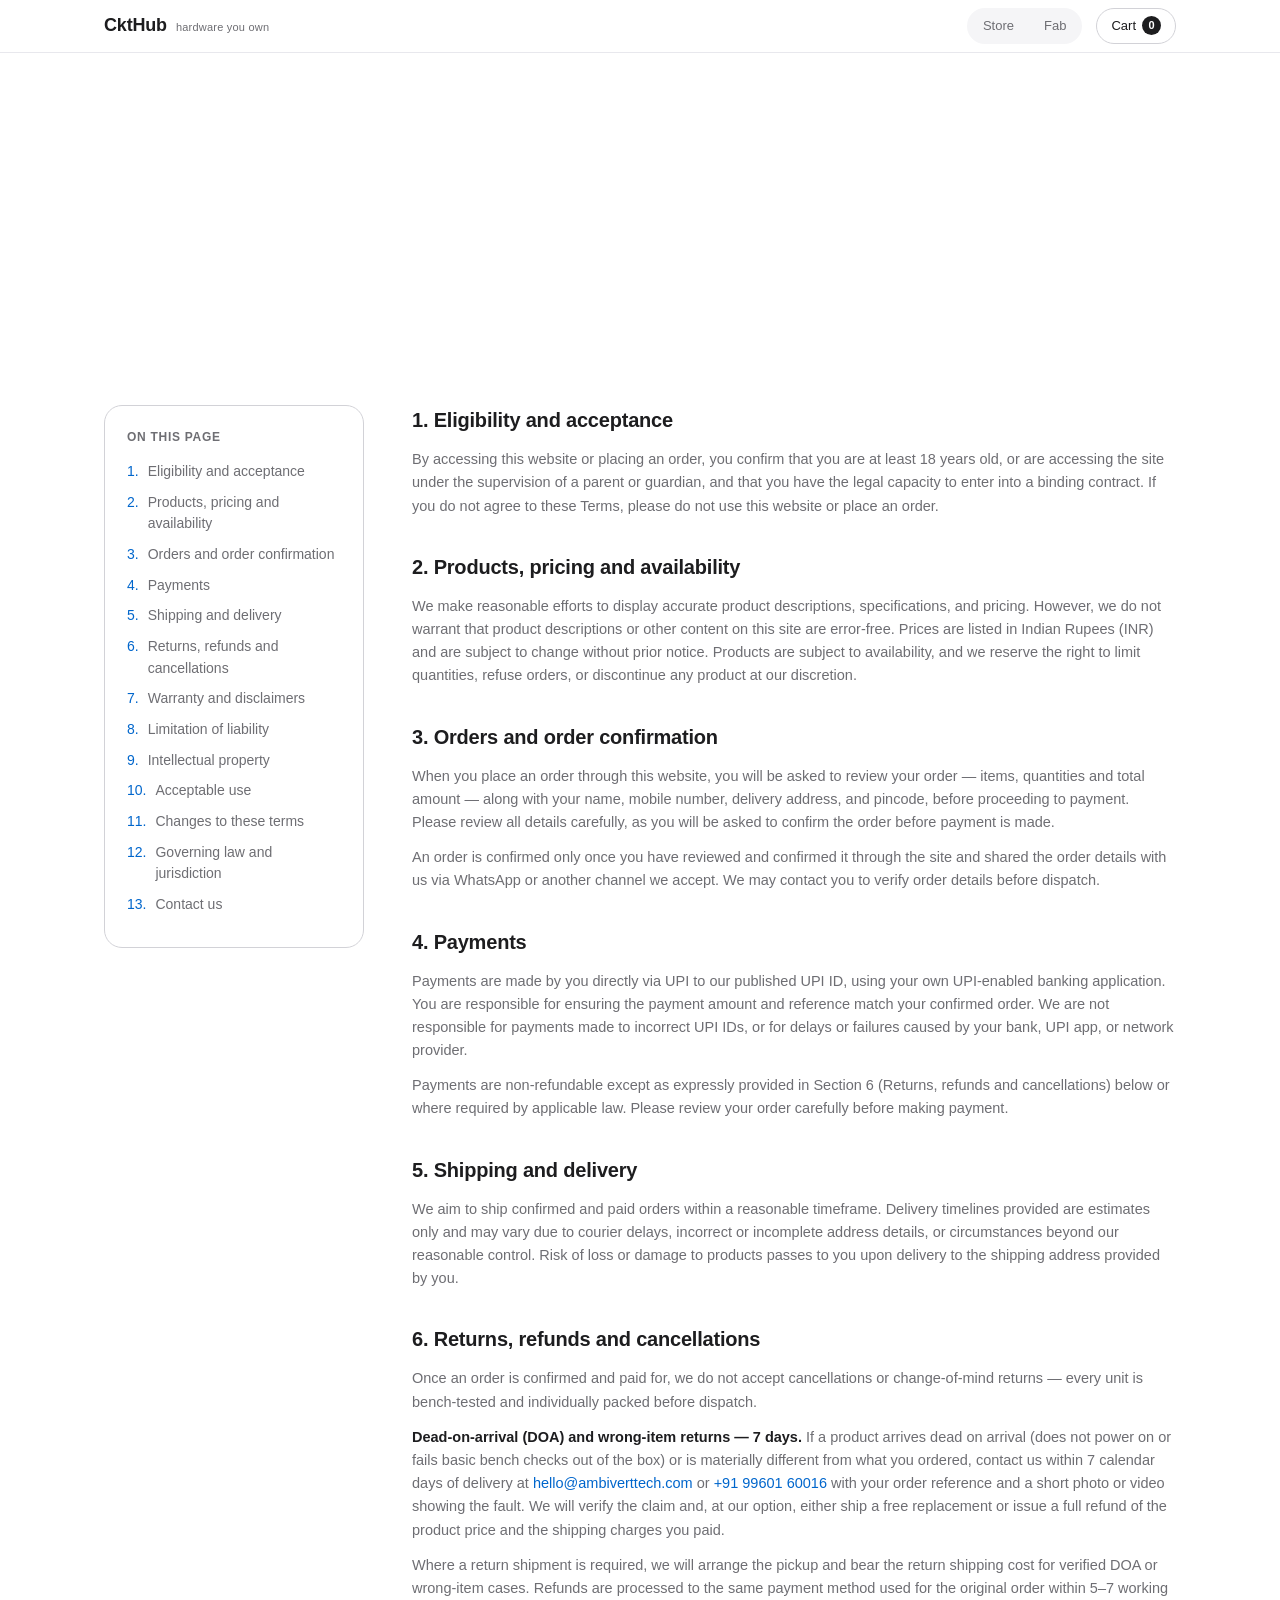
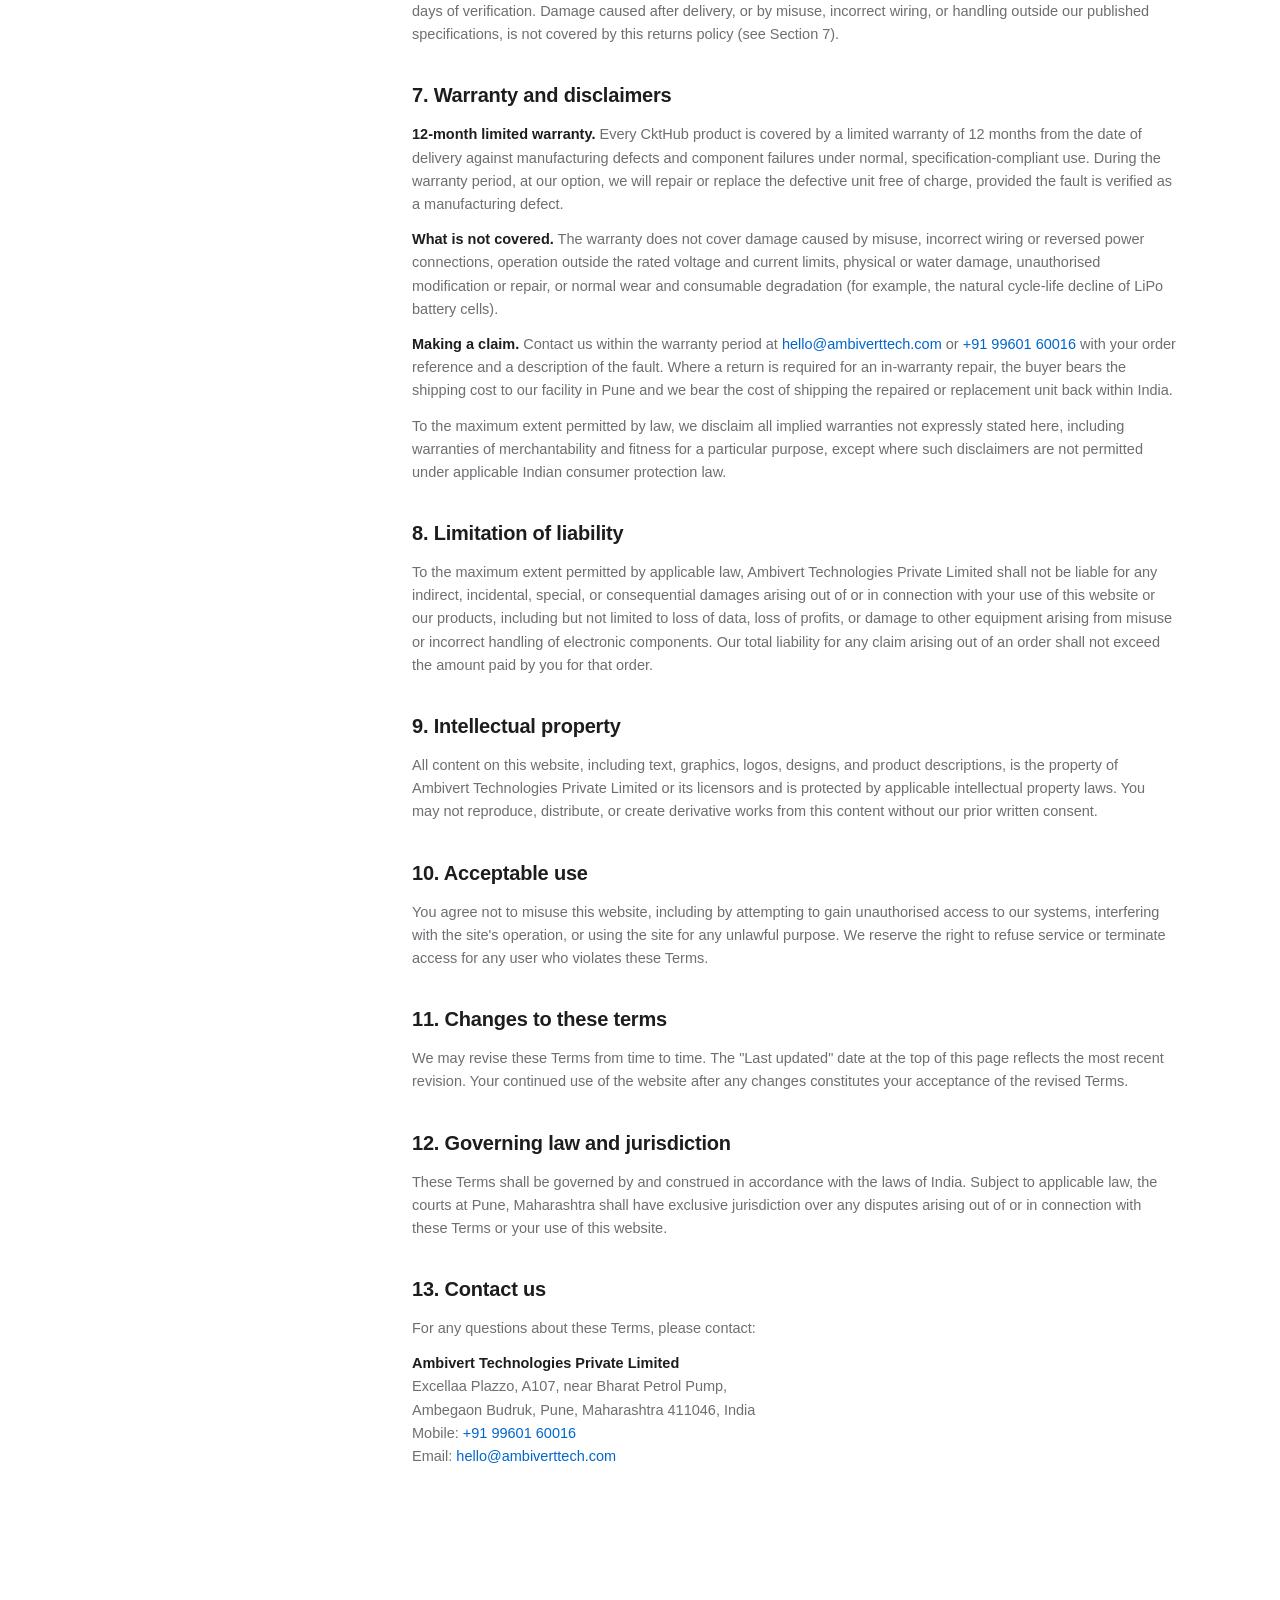
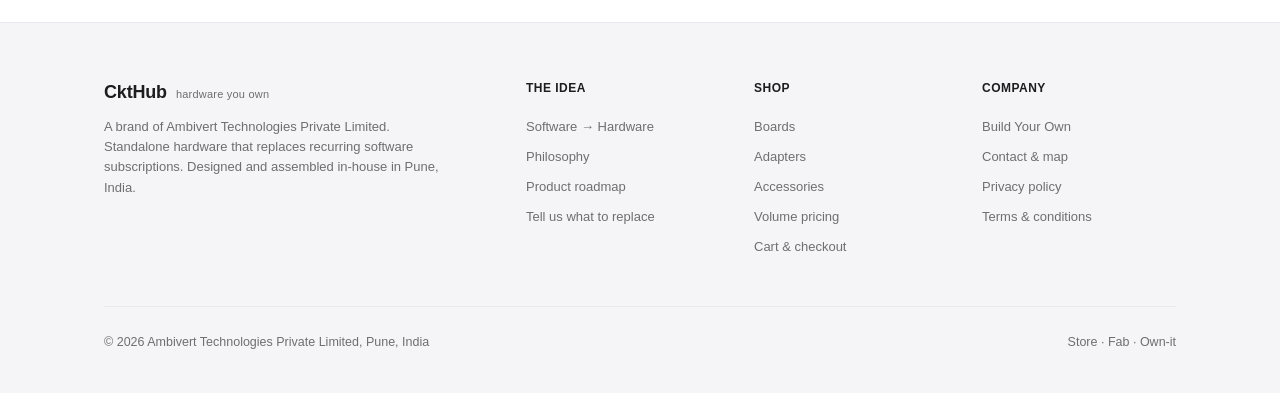
<file: terms.html>
<!DOCTYPE html>
<html lang="en">
<head>
<meta charset="UTF-8">
<meta name="viewport" content="width=device-width, initial-scale=1.0">
<title>Terms &amp; Conditions — CktHub · Ambivert Technologies Private Limited, Pune</title>
<meta name="description" content="Terms and Conditions for CktHub, operated by Ambivert Technologies Private Limited, Pune, India.">
<meta name="robots" content="index, follow">
<link rel="canonical" href="https://ckthub.com/terms.html">
<meta property="og:type" content="website">
<meta property="og:title" content="Terms &amp; Conditions — CktHub">
<meta property="og:url" content="https://ckthub.com/terms.html">
<link rel="stylesheet" href="style.css">
</head>
<body>
<a class="skip-link" href="#main">Skip to content</a>

<header class="site-head">
  <div class="wrap nav">
    <a class="brand" href="index.html">CktHub<small>hardware you own</small></a>
    <div class="navright">
      <div class="seg" role="tablist" aria-label="Switch between store and fab">
        <a href="index.html">Store</a>
        <a href="fab.html">Fab</a>
      </div>
      <a class="cart-chip" href="cart.html">Cart <span class="cart-count">0</span></a>
    </div>
  </div>
</header>

<main id="main">
  <section aria-labelledby="page-title">
    <div class="wrap">
      <div class="section-head reveal">
        <div class="eyebrow">Legal</div>
        <h1 id="page-title">Terms &amp; Conditions</h1>
        <p class="section-sub">These Terms and Conditions ("Terms") govern your access to and use of this website and any purchase of products from Ambivert Technologies Private Limited ("Ckthub", "we", "us", "our"). By using this site or placing an order, you agree to these Terms.</p>
        <div class="updated">Last updated: 16 August 2026</div>
      </div>

      <div class="legal-layout">
        <div class="legal-toc">
          <div class="toc-head">On this page</div>
          <ol>
            <li><a href="#eligibility">Eligibility and acceptance</a></li>
            <li><a href="#products">Products, pricing and availability</a></li>
            <li><a href="#orders">Orders and order confirmation</a></li>
            <li><a href="#payments">Payments</a></li>
            <li><a href="#shipping">Shipping and delivery</a></li>
            <li><a href="#returns">Returns, refunds and cancellations</a></li>
            <li><a href="#warranty">Warranty and disclaimers</a></li>
            <li><a href="#liability">Limitation of liability</a></li>
            <li><a href="#ip">Intellectual property</a></li>
            <li><a href="#conduct">Acceptable use</a></li>
            <li><a href="#changes-terms">Changes to these terms</a></li>
            <li><a href="#governing-law">Governing law and jurisdiction</a></li>
            <li><a href="#contact-terms">Contact us</a></li>
          </ol>
        </div>

        <div>
          <div id="eligibility" class="legal-section">
            <h2>1. Eligibility and acceptance</h2>
            <p>By accessing this website or placing an order, you confirm that you are at least 18 years old, or are accessing the site under the supervision of a parent or guardian, and that you have the legal capacity to enter into a binding contract. If you do not agree to these Terms, please do not use this website or place an order.</p>
          </div>

          <div id="products" class="legal-section">
            <h2>2. Products, pricing and availability</h2>
            <p>We make reasonable efforts to display accurate product descriptions, specifications, and pricing. However, we do not warrant that product descriptions or other content on this site are error-free. Prices are listed in Indian Rupees (INR) and are subject to change without prior notice. Products are subject to availability, and we reserve the right to limit quantities, refuse orders, or discontinue any product at our discretion.</p>
          </div>

          <div id="orders" class="legal-section">
            <h2>3. Orders and order confirmation</h2>
            <p>When you place an order through this website, you will be asked to review your order — items, quantities and total amount — along with your name, mobile number, delivery address, and pincode, before proceeding to payment. Please review all details carefully, as you will be asked to confirm the order before payment is made.</p>
            <p>An order is confirmed only once you have reviewed and confirmed it through the site and shared the order details with us via WhatsApp or another channel we accept. We may contact you to verify order details before dispatch.</p>
          </div>

          <div id="payments" class="legal-section">
            <h2>4. Payments</h2>
            <p>Payments are made by you directly via UPI to our published UPI ID, using your own UPI-enabled banking application. You are responsible for ensuring the payment amount and reference match your confirmed order. We are not responsible for payments made to incorrect UPI IDs, or for delays or failures caused by your bank, UPI app, or network provider.</p>
            <p>Payments are non-refundable except as expressly provided in Section 6 (Returns, refunds and cancellations) below or where required by applicable law. Please review your order carefully before making payment.</p>
          </div>

          <div id="shipping" class="legal-section">
            <h2>5. Shipping and delivery</h2>
            <p>We aim to ship confirmed and paid orders within a reasonable timeframe. Delivery timelines provided are estimates only and may vary due to courier delays, incorrect or incomplete address details, or circumstances beyond our reasonable control. Risk of loss or damage to products passes to you upon delivery to the shipping address provided by you.</p>
          </div>

          <div id="returns" class="legal-section">
            <h2>6. Returns, refunds and cancellations</h2>
            <p>Once an order is confirmed and paid for, we do not accept cancellations or change-of-mind returns — every unit is bench-tested and individually packed before dispatch.</p>
            <p><strong>Dead-on-arrival (DOA) and wrong-item returns — 7 days.</strong> If a product arrives dead on arrival (does not power on or fails basic bench checks out of the box) or is materially different from what you ordered, contact us within 7 calendar days of delivery at <a class="inline-link" href="mailto:hello@ambiverttech.com">hello@ambiverttech.com</a> or <a class="inline-link" href="tel:+919960160016">+91 99601 60016</a> with your order reference and a short photo or video showing the fault. We will verify the claim and, at our option, either ship a free replacement or issue a full refund of the product price and the shipping charges you paid.</p>
            <p>Where a return shipment is required, we will arrange the pickup and bear the return shipping cost for verified DOA or wrong-item cases. Refunds are processed to the same payment method used for the original order within 5–7 working days of verification. Damage caused after delivery, or by misuse, incorrect wiring, or handling outside our published specifications, is not covered by this returns policy (see Section 7).</p>
          </div>

          <div id="warranty" class="legal-section">
            <h2>7. Warranty and disclaimers</h2>
            <p><strong>12-month limited warranty.</strong> Every CktHub product is covered by a limited warranty of 12 months from the date of delivery against manufacturing defects and component failures under normal, specification-compliant use. During the warranty period, at our option, we will repair or replace the defective unit free of charge, provided the fault is verified as a manufacturing defect.</p>
            <p><strong>What is not covered.</strong> The warranty does not cover damage caused by misuse, incorrect wiring or reversed power connections, operation outside the rated voltage and current limits, physical or water damage, unauthorised modification or repair, or normal wear and consumable degradation (for example, the natural cycle-life decline of LiPo battery cells).</p>
            <p><strong>Making a claim.</strong> Contact us within the warranty period at <a class="inline-link" href="mailto:hello@ambiverttech.com">hello@ambiverttech.com</a> or <a class="inline-link" href="tel:+919960160016">+91 99601 60016</a> with your order reference and a description of the fault. Where a return is required for an in-warranty repair, the buyer bears the shipping cost to our facility in Pune and we bear the cost of shipping the repaired or replacement unit back within India.</p>
            <p>To the maximum extent permitted by law, we disclaim all implied warranties not expressly stated here, including warranties of merchantability and fitness for a particular purpose, except where such disclaimers are not permitted under applicable Indian consumer protection law.</p>
          </div>

          <div id="liability" class="legal-section">
            <h2>8. Limitation of liability</h2>
            <p>To the maximum extent permitted by applicable law, Ambivert Technologies Private Limited shall not be liable for any indirect, incidental, special, or consequential damages arising out of or in connection with your use of this website or our products, including but not limited to loss of data, loss of profits, or damage to other equipment arising from misuse or incorrect handling of electronic components. Our total liability for any claim arising out of an order shall not exceed the amount paid by you for that order.</p>
          </div>

          <div id="ip" class="legal-section">
            <h2>9. Intellectual property</h2>
            <p>All content on this website, including text, graphics, logos, designs, and product descriptions, is the property of Ambivert Technologies Private Limited or its licensors and is protected by applicable intellectual property laws. You may not reproduce, distribute, or create derivative works from this content without our prior written consent.</p>
          </div>

          <div id="conduct" class="legal-section">
            <h2>10. Acceptable use</h2>
            <p>You agree not to misuse this website, including by attempting to gain unauthorised access to our systems, interfering with the site's operation, or using the site for any unlawful purpose. We reserve the right to refuse service or terminate access for any user who violates these Terms.</p>
          </div>

          <div id="changes-terms" class="legal-section">
            <h2>11. Changes to these terms</h2>
            <p>We may revise these Terms from time to time. The "Last updated" date at the top of this page reflects the most recent revision. Your continued use of the website after any changes constitutes your acceptance of the revised Terms.</p>
          </div>

          <div id="governing-law" class="legal-section">
            <h2>12. Governing law and jurisdiction</h2>
            <p>These Terms shall be governed by and construed in accordance with the laws of India. Subject to applicable law, the courts at Pune, Maharashtra shall have exclusive jurisdiction over any disputes arising out of or in connection with these Terms or your use of this website.</p>
          </div>

          <div id="contact-terms" class="legal-section">
            <h2>13. Contact us</h2>
            <p>For any questions about these Terms, please contact:</p>
            <p>
              <strong>Ambivert Technologies Private Limited</strong><br>
              Excellaa Plazzo, A107, near Bharat Petrol Pump,<br>
              Ambegaon Budruk, Pune, Maharashtra 411046, India<br>
              Mobile: <a class="inline-link" href="tel:+919960160016">+91 99601 60016</a><br>
              Email: <a class="inline-link" href="mailto:hello@ambiverttech.com">hello@ambiverttech.com</a>
            </p>
          </div>
        </div>
      </div>
    </div>
  </section>
</main>

<footer>
  <div class="wrap">
    <div class="footer-grid">
      <div class="footer-brand">
        <a class="brand" href="index.html">CktHub<small>hardware you own</small></a>
        <p>A brand of Ambivert Technologies Private Limited. Standalone hardware that replaces recurring software subscriptions. Designed and assembled in-house in Pune, India.</p>
      </div>
      <div class="footer-col">
        <h4>The idea</h4>
        <a href="index.html#idea">Software → Hardware</a>
        <a href="index.html#philosophy">Philosophy</a>
        <a href="index.html#products">Product roadmap</a>
        <a href="own-it.html">Tell us what to replace</a>
      </div>
      <div class="footer-col">
        <h4>Shop</h4>
        <a href="index.html#boards">Boards</a>
        <a href="index.html#adapters">Adapters</a>
        <a href="index.html#accessories">Accessories</a>
        <a href="index.html#volume">Volume pricing</a>
        <a href="cart.html">Cart &amp; checkout</a>
      </div>
      <div class="footer-col">
        <h4>Company</h4>
        <a href="fab.html">Build Your Own</a>
        <a href="contact.html">Contact &amp; map</a>
        <a href="privacy.html">Privacy policy</a>
        <a href="terms.html">Terms &amp; conditions</a>
      </div>
    </div>
    <div class="footer-bottom">
      <span>© 2026 Ambivert Technologies Private Limited, Pune, India</span>
      <span><a href="index.html">Store</a> · <a href="fab.html">Fab</a> · <a href="own-it.html">Own-it</a></span>
    </div>
  </div>
</footer>

<script>
  (function(){
    try{
      var raw = localStorage.getItem('ckthub_cart');
      var cart = raw ? JSON.parse(raw) : [];
      var count = cart.reduce(function(sum, item){ return sum + item.qty; }, 0);
      document.querySelectorAll('.cart-count').forEach(function(el){ el.textContent = count; });
    }catch(e){}
  })();
</script>

</body>
</html>
</file>
<file: style.css>
/* ============================================================
   CktHub — shared design system
   Clean, minimal, Apple.com-inspired. Light-first with a
   prefers-color-scheme dark variant. No webfonts, no external
   CSS dependencies — system SF-style stack only.
   ============================================================ */

:root{
  /* color */
  --bg:#ffffff;
  --bg-soft:#f5f5f7;
  --bg-elev:#fbfbfd;
  --tile-bg:#f5f5f7;
  --text:#1d1d1f;
  --text-2:#6e6e73;
  --accent:#0066cc;
  --accent-hover:#0071e3;
  --btn-bg:#1d1d1f;
  --btn-bg-hover:#000000;
  --btn-text:#ffffff;
  --border:#d2d2d7;
  --divider:#e8e8ed;
  --ok:#1d8f42;
  --err:#d70015;
  --warn:#b25000;
  --overlay:rgba(0,0,0,.4);
  --shadow-soft:0 2px 12px rgba(0,0,0,.06);
  --shadow-lift:0 12px 32px rgba(0,0,0,.12);
  --focus-ring:rgba(0,102,204,.25);

  /* shape */
  --radius-card:18px;
  --radius-tile:24px;
  --radius-pill:980px;

  /* type */
  --font:-apple-system, BlinkMacSystemFont, "SF Pro Display", "SF Pro Text",
         "Helvetica Neue", "Segoe UI", Roboto, "Noto Sans", Arial, sans-serif;

  /* layout */
  --w-grid:1120px;
  --w-text:720px;
}

@media (prefers-color-scheme: dark){
  :root{
    --bg:#000000;
    --bg-soft:#161617;
    --bg-elev:#1d1d1f;
    --tile-bg:#26262a;
    --text:#f5f5f7;
    --text-2:#a1a1a6;
    --accent:#2997ff;
    --accent-hover:#0a84ff;
    --btn-bg:#f5f5f7;
    --btn-bg-hover:#ffffff;
    --btn-text:#1d1d1f;
    --border:#424245;
    --divider:#2c2c2e;
    --ok:#30d158;
    --err:#ff453a;
    --warn:#ff9f0a;
    --overlay:rgba(0,0,0,.6);
    --shadow-soft:0 2px 12px rgba(0,0,0,.4);
    --shadow-lift:0 12px 32px rgba(0,0,0,.6);
    --focus-ring:rgba(41,151,255,.35);
  }
}

/* ---------- base ---------- */
*{ box-sizing:border-box; margin:0; padding:0; }
html{ scroll-behavior:smooth; }
body{
  background:var(--bg); color:var(--text);
  font-family:var(--font); font-size:17px; line-height:1.55;
  -webkit-font-smoothing:antialiased; text-rendering:optimizeLegibility;
}
img{ max-width:100%; display:block; }
a{ color:inherit; text-decoration:none; }
button{ font-family:inherit; }
::selection{ background:var(--accent); color:#ffffff; }

:focus-visible{ outline:2px solid var(--accent); outline-offset:2px; }

.skip-link{
  position:absolute; left:-999px; top:0; z-index:300;
  background:var(--btn-bg); color:var(--btn-text); font-size:14px; font-weight:600;
  padding:10px 18px; border-radius:var(--radius-pill);
}
.skip-link:focus{ left:12px; top:12px; }

.wrap{ max-width:var(--w-grid); margin:0 auto; padding:0 24px; }
.wrap-narrow{ max-width:var(--w-text); margin:0 auto; padding:0 24px; }

/* ---------- buttons ---------- */
.btn{
  display:inline-flex; align-items:center; justify-content:center; gap:8px;
  background:var(--btn-bg); color:var(--btn-text);
  font-size:16px; font-weight:500; line-height:1;
  padding:13px 26px; border:none; border-radius:var(--radius-pill);
  cursor:pointer; text-align:center; white-space:nowrap;
  transition:background .18s ease, transform .12s ease, box-shadow .18s ease;
}
.btn:hover{ background:var(--btn-bg-hover); }
.btn:active{ transform:scale(.98); }
.btn.lg{ padding:16px 32px; font-size:17px; }
.btn:disabled{ opacity:.45; cursor:not-allowed; }

.btn-text{
  display:inline-flex; align-items:center; gap:4px;
  color:var(--accent); font-size:16px; font-weight:400; line-height:1;
  padding:6px 2px; background:none; border:none; cursor:pointer;
  white-space:nowrap; transition:color .15s ease;
}
.btn-text:hover{ color:var(--accent-hover); text-decoration:underline; }
.btn-text .arr{ transition:transform .15s ease; }
.btn-text:hover .arr{ transform:translateX(2px); }

.btn-wa{
  display:inline-flex; align-items:center; justify-content:center; gap:9px;
  background:#128c4b; color:#ffffff; font-size:16px; font-weight:600;
  padding:13px 22px; border:none; border-radius:var(--radius-pill); cursor:pointer;
  width:100%; transition:filter .15s ease, transform .12s ease;
}
.btn-wa:hover{ filter:brightness(1.08); }
.btn-wa:active{ transform:scale(.98); }
.btn-wa:disabled{ opacity:.4; cursor:not-allowed; }

/* ---------- header ---------- */
.site-head{
  position:sticky; top:0; z-index:100;
  background:rgba(255,255,255,.72); backdrop-filter:blur(20px) saturate(180%);
  -webkit-backdrop-filter:blur(20px) saturate(180%);
  border-bottom:1px solid var(--divider);
}
@media (prefers-color-scheme: dark){ .site-head{ background:rgba(0,0,0,.72); } }
.nav{
  display:flex; align-items:center; justify-content:space-between;
  height:52px; gap:16px;
}
.brand{ display:flex; align-items:baseline; gap:9px; font-weight:700; font-size:18px; letter-spacing:-.01em; white-space:nowrap; }
.brand small{ font-weight:400; font-size:11px; color:var(--text-2); letter-spacing:.02em; }

.navlinks{ display:none; align-items:center; gap:28px; font-size:13px; }
.navlinks a{ color:var(--text-2); padding:4px 0; white-space:nowrap; transition:color .15s; }
.navlinks a:hover{ color:var(--text); }

.navright{ display:flex; align-items:center; gap:14px; }

/* store/fab segmented control */
.seg{ display:flex; align-items:center; gap:2px; background:var(--bg-soft); border-radius:var(--radius-pill); padding:2px; }
.seg a{
  font-size:13px; font-weight:500; color:var(--text-2);
  padding:6px 14px; border-radius:var(--radius-pill); white-space:nowrap;
  transition:color .15s, background .15s;
}
.seg a:hover{ color:var(--text); }
.seg a.active{ background:var(--btn-bg); color:var(--btn-text); }

/* cart chip */
.cart-chip{
  display:inline-flex; align-items:center; gap:6px;
  font-size:13px; color:var(--text); font-weight:500;
  padding:7px 14px; border:1px solid var(--border); border-radius:var(--radius-pill);
  transition:border-color .15s, background .15s;
}
.cart-chip:hover{ border-color:var(--text); }
.cart-count{
  display:inline-flex; align-items:center; justify-content:center;
  min-width:19px; height:19px; padding:0 5px;
  background:var(--btn-bg); color:var(--btn-text);
  font-size:11px; font-weight:700; border-radius:var(--radius-pill);
  font-variant-numeric:tabular-nums;
}

/* ---------- sections ---------- */
section{ padding:72px 0 84px; }
@media (min-width:901px){ section{ padding:96px 0 112px; } }

.section-head{ margin-bottom:48px; }
.eyebrow{
  font-size:12px; font-weight:600; letter-spacing:.08em; text-transform:uppercase;
  color:var(--accent); margin-bottom:12px; font-variant-numeric:tabular-nums;
}
.section-title{
  font-size:34px; line-height:1.1; letter-spacing:-.02em; font-weight:700;
  margin-bottom:14px; text-wrap:balance;
}
@media (min-width:901px){ .section-title{ font-size:44px; } }
.section-sub{
  color:var(--text-2); font-size:18px; line-height:1.5;
  max-width:640px; margin-bottom:10px;
}
@media (max-width:900px){ .section-sub{ font-size:16px; } }
.center .section-sub{ margin-left:auto; margin-right:auto; }
.center{ text-align:center; }
.center .section-title{ margin-left:auto; margin-right:auto; max-width:20ch; }

/* ---------- hero ---------- */
.hero{ padding:72px 0 40px; }
@media (min-width:901px){ .hero{ padding:96px 0 56px; } }
.hero h1{
  font-size:46px; line-height:1.05; letter-spacing:-.025em; font-weight:700;
  margin:0 auto 18px; max-width:16ch; text-wrap:balance;
}
@media (min-width:901px){ .hero h1{ font-size:64px; } }
.hero .lead{
  color:var(--text-2); font-size:20px; line-height:1.45;
  max-width:600px; margin:0 auto 34px;
}
@media (max-width:900px){ .hero .lead{ font-size:17px; } }
.hero-ctas{ display:flex; align-items:center; justify-content:center; gap:26px; flex-wrap:wrap; }

/* split hero variant (fab) */
.hero.split{ text-align:left; }
.hero.split h1{ margin-left:0; max-width:14ch; }
.hero.split .lead{ margin-left:0; }
.hero.split .hero-ctas{ justify-content:flex-start; }
.hero-grid{ display:grid; grid-template-columns:1fr; gap:36px; align-items:center; }
@media (min-width:901px){ .hero-grid{ grid-template-columns:1.05fr .95fr; gap:56px; } }

/* native cross-document view transitions (progressive enhancement) */
@view-transition{ navigation:auto; }

/* hero product tiles */
.hero-tiles{
  display:grid; grid-template-columns:1fr; gap:16px;
  margin:64px auto 0; max-width:860px;
}
@media (min-width:700px){ .hero-tiles{ grid-template-columns:1fr 1fr; gap:24px; } }
.tile{
  background:var(--tile-bg); border-radius:var(--radius-tile);
  padding:22px; text-align:center;
  transition:transform .25s cubic-bezier(.16,1,.3,1), box-shadow .25s ease;
}
.tile:hover{ transform:translateY(-4px); box-shadow:var(--shadow-lift); }
.tile .tile-img{
  aspect-ratio:4/5; width:100%;
  display:flex; align-items:center; justify-content:center;
  margin-bottom:18px;
}
.tile .tile-img img{ width:82%; height:100%; object-fit:contain; }
.tile .tile-name{ font-size:19px; font-weight:600; letter-spacing:-.01em; }
.tile .tile-price{ font-size:14px; color:var(--text-2); margin-top:4px; font-variant-numeric:tabular-nums; }
.tile .tile-cta{ margin-top:14px; }

/* slim trust strip under hero */
.trust-strip{
  border-top:1px solid var(--divider); border-bottom:1px solid var(--divider);
  background:var(--bg-soft);
}
.trust-strip .strip-inner{
  display:flex; flex-wrap:wrap; justify-content:center; gap:10px 34px;
  padding:16px 0; font-size:13px; color:var(--text-2);
}
.trust-strip span{ display:inline-flex; align-items:center; gap:7px; }
.trust-strip .tick{ color:var(--accent); font-weight:700; }

/* ---------- numbered process (real sequence) ---------- */
.process{ display:flex; flex-direction:column; }
.step{
  display:flex; gap:22px; padding:22px 0;
  border-bottom:1px solid var(--divider);
}
.step:first-child{ border-top:1px solid var(--divider); }
.step .n{
  flex-shrink:0; font-size:13px; font-weight:600; color:var(--accent);
  letter-spacing:.02em; padding-top:4px; width:28px; font-variant-numeric:tabular-nums;
}
.step h3{ font-size:20px; font-weight:600; letter-spacing:-.01em; margin-bottom:5px; }
.step p{ color:var(--text-2); font-size:15px; max-width:52ch; }

/* ---------- chips ---------- */
.chips{ display:flex; flex-wrap:wrap; gap:8px; }
.chip{
  font-size:13px; color:var(--text-2);
  background:var(--bg-soft); border:1px solid var(--border);
  border-radius:var(--radius-pill); padding:7px 14px;
}

/* ---------- stance quote ---------- */
.stance{
  background:var(--bg-soft); border:1px solid var(--border);
  border-radius:var(--radius-card); padding:24px 26px;
  font-size:17px; color:var(--text); line-height:1.55; max-width:680px;
}
.stance b{ font-weight:600; }

/* ---------- centered CTA band ---------- */
.cta-band{ text-align:center; margin-top:52px; }
.cta-band p{
  max-width:440px; margin:0 auto 20px;
  color:var(--text-2); font-size:15px; line-height:1.5;
}
.cta-band p b{ color:var(--text); font-weight:600; }

/* ---------- filter tabs (pills) ---------- */
.cat-tabs{ display:flex; flex-wrap:wrap; gap:8px; margin-bottom:32px; }
.cat-tab{
  background:transparent; border:1px solid var(--border); color:var(--text-2);
  font-size:13px; padding:9px 18px; border-radius:var(--radius-pill);
  cursor:pointer; transition:border-color .15s, color .15s, background .15s;
}
.cat-tab:hover{ border-color:var(--text); color:var(--text); }
.cat-tab.active{ background:var(--btn-bg); border-color:var(--btn-bg); color:var(--btn-text); font-weight:500; }

/* ---------- vision product cards ---------- */
.products-grid{ display:grid; grid-template-columns:1fr; gap:16px; }
@media (min-width:700px){ .products-grid{ grid-template-columns:1fr 1fr; } }
@media (min-width:1000px){ .products-grid{ grid-template-columns:repeat(3,1fr); } }
.pcard{
  background:var(--bg); border:1px solid var(--border); border-radius:var(--radius-card);
  padding:26px; display:flex; flex-direction:column; gap:10px;
  transition:transform .22s cubic-bezier(.16,1,.3,1), box-shadow .22s ease, border-color .22s;
}
.pcard:hover{ transform:translateY(-3px); box-shadow:var(--shadow-soft); border-color:var(--text-2); }
.pcard.hidden{ display:none; }
.pcat{ font-size:11px; font-weight:600; letter-spacing:.08em; text-transform:uppercase; color:var(--text-2); }
.pcard h3{ font-size:18px; font-weight:600; letter-spacing:-.01em; }
.pcard p{ font-size:14px; color:var(--text-2); line-height:1.5; flex:1; }
.pcard .meta{
  font-size:12px; color:var(--text-2); display:flex; flex-wrap:wrap; gap:4px 16px;
  border-top:1px solid var(--divider); padding-top:12px; margin-top:2px;
}
.pcard .meta b{ color:var(--ok); font-weight:600; }
.pcard .replaces{ font-size:12px; color:var(--accent); }
.want-this{
  align-self:flex-start; background:none; border:none; color:var(--accent);
  font-size:14px; cursor:pointer; padding:4px 0;
}
.want-this:hover{ text-decoration:underline; }

/* ---------- comparison table ---------- */
.table-frame{ border:1px solid var(--border); border-radius:var(--radius-card); overflow:hidden; }
.table-frame-head{
  padding:14px 20px; border-bottom:1px solid var(--divider);
  font-size:12px; font-weight:600; letter-spacing:.06em; text-transform:uppercase; color:var(--text-2);
  background:var(--bg-soft);
}
.table-scroll{ overflow-x:auto; -webkit-overflow-scrolling:touch; }
table.cmp{ width:100%; border-collapse:collapse; font-size:14px; min-width:560px; }
table.cmp th{
  text-align:left; padding:14px 20px; font-size:12px; font-weight:600; letter-spacing:.04em;
  text-transform:uppercase; color:var(--text-2); border-bottom:1px solid var(--divider);
}
table.cmp th:last-child{ color:var(--text); }
table.cmp td{ padding:14px 20px; border-bottom:1px solid var(--divider); color:var(--text-2); vertical-align:top; }
table.cmp tr:last-child td{ border-bottom:none; }
table.cmp td.k{ color:var(--text); font-weight:500; }
table.cmp td.win{ color:var(--ok); font-weight:600; }
.table-note{ font-size:13px; color:var(--text-2); margin-top:16px; max-width:640px; }

/* ---------- why rows ---------- */
.why-grid{ display:grid; grid-template-columns:1fr; gap:0; margin-top:52px; }
@media (min-width:700px){ .why-grid{ grid-template-columns:1fr 1fr; column-gap:44px; } }
.why-box{
  display:flex; gap:16px; padding:22px 4px;
  border-bottom:1px solid var(--divider);
}
.why-box .ic{
  flex-shrink:0; width:38px; height:38px; border-radius:12px;
  background:var(--bg-soft); color:var(--accent); font-weight:600; font-size:15px;
  display:flex; align-items:center; justify-content:center;
}
.why-box h3{ font-size:16px; font-weight:600; margin-bottom:3px; }
.why-box p{ font-size:14px; color:var(--text-2); line-height:1.5; }

/* ---------- engineering proof ---------- */
.eng-grid{ display:grid; grid-template-columns:1fr; gap:14px; }
@media (min-width:700px){ .eng-grid{ grid-template-columns:1fr 1fr; } }
@media (min-width:1000px){ .eng-grid{ grid-template-columns:repeat(4,1fr); } }
.eng-stage{
  border:1px solid var(--border); border-radius:var(--radius-card);
  padding:22px 20px; background:var(--bg);
}
.eng-stage .stepno{
  font-size:11px; font-weight:700; letter-spacing:.1em; color:var(--accent);
  margin-bottom:10px;
}
.eng-stage h3{ font-size:15px; font-weight:600; margin-bottom:5px; }
.eng-stage p{ font-size:13px; color:var(--text-2); line-height:1.5; }

.eng-lineup{
  margin-top:40px; background:var(--bg-soft); border-radius:var(--radius-tile);
  padding:40px 28px; text-align:center;
}
.eng-lineup h3{ font-size:24px; font-weight:600; letter-spacing:-.01em; margin-bottom:8px; }
.eng-lineup .sub{ font-size:12px; font-weight:600; letter-spacing:.16em; color:var(--text-2); margin-bottom:20px; }
.eng-lineup .lineup{ display:flex; flex-wrap:wrap; gap:8px; justify-content:center; margin-bottom:26px; }
.eng-lineup .lineup span{
  font-size:13px; color:var(--text-2); background:var(--bg);
  border:1px solid var(--border); border-radius:var(--radius-pill); padding:7px 14px;
}

/* ---------- shop ---------- */
.shop-cat{
  font-size:26px; font-weight:700; letter-spacing:-.015em;
  margin:0 0 22px; padding-top:8px;
}
.shop-cat small{ display:block; font-size:14px; font-weight:400; color:var(--text-2); margin-top:4px; }
.shop-block{ margin-bottom:64px; scroll-margin-top:76px; }

.product-grid{ display:grid; grid-template-columns:1fr; gap:18px; }
@media (min-width:600px){ .product-grid{ grid-template-columns:1fr 1fr; } }
@media (min-width:1000px){ .product-grid{ grid-template-columns:repeat(3,1fr); } }

.card{
  background:var(--bg); border:1px solid var(--border); border-radius:var(--radius-card);
  overflow:hidden; display:flex; flex-direction:column;
  transition:transform .22s cubic-bezier(.16,1,.3,1), box-shadow .22s ease, border-color .22s;
}
.card:hover{ transform:translateY(-3px); box-shadow:var(--shadow-soft); border-color:var(--text-2); }
.card-img{
  position:relative; background:var(--tile-bg);
  aspect-ratio:1/1; display:flex; align-items:center; justify-content:center;
  padding:20px; margin:12px 12px 0; border-radius:14px; overflow:hidden;
}
.card-img img{ width:82%; height:100%; object-fit:contain; }
.stock-badge{
  position:absolute; top:12px; left:12px; z-index:2;
  background:var(--bg); border:1px solid var(--border);
  color:var(--text-2); font-size:10px; font-weight:700; letter-spacing:.06em;
  padding:4px 10px; border-radius:var(--radius-pill);
}
.card-img.placeholder{ flex-direction:column; gap:6px; padding:20px; }
.card-img .chip{
  font-size:15px; font-weight:600; color:var(--text-2);
  border:1px solid var(--border); border-radius:12px; padding:14px 18px; letter-spacing:.02em;
  background:var(--bg);
}
.card-img .pending{ font-size:11px; color:var(--text-2); }
.card-body{ padding:18px 20px 20px; display:flex; flex-direction:column; gap:8px; flex:1; }
.card-cat{ font-size:11px; font-weight:600; letter-spacing:.08em; text-transform:uppercase; color:var(--text-2); }
.card-job{ font-size:12px; color:var(--accent); }
.card-title{ font-size:17px; font-weight:600; letter-spacing:-.01em; }
.card-spec{ font-size:13px; color:var(--text-2); line-height:1.5; }
.card-spec b{ color:var(--text); font-weight:600; }
.card-meta{
  font-size:12px; color:var(--text-2); display:flex; flex-wrap:wrap; gap:4px 16px;
  border-top:1px solid var(--divider); padding-top:10px; margin-top:2px;
}
.card-meta b{ color:var(--ok); font-weight:600; }
.card-footer{
  display:flex; align-items:center; justify-content:space-between; gap:12px;
  margin-top:auto; padding-top:12px;
}
.card-price{ font-size:19px; font-weight:700; letter-spacing:-.01em; font-variant-numeric:tabular-nums; }
.card-price small{ display:block; font-size:10px; color:var(--text-2); font-weight:400; }
.card-add{
  background:none; border:1px solid var(--border); color:var(--text);
  font-size:13px; font-weight:500; padding:9px 18px; border-radius:var(--radius-pill);
  cursor:pointer; transition:background .15s, border-color .15s, color .15s;
}
.card-add:hover{ background:var(--btn-bg); border-color:var(--btn-bg); color:var(--btn-text); }
.card.ghost{
  border-style:dashed; align-items:center; justify-content:center; text-align:center;
  gap:10px; padding:36px 24px; color:var(--text-2);
}
.card.ghost .plus{
  width:46px; height:46px; border-radius:50%; border:1px dashed var(--border);
  display:flex; align-items:center; justify-content:center; font-size:22px; color:var(--accent);
}
.card.ghost b{ color:var(--text); font-size:15px; }
.card.ghost span{ font-size:13px; }

/* volume pricing */
.price-panel{ display:grid; grid-template-columns:1fr; gap:18px; margin-top:12px; }
@media (min-width:700px){ .price-panel{ grid-template-columns:1fr 1fr; } }
.price-card{
  border:1px solid var(--border); border-radius:var(--radius-card);
  padding:22px; display:flex; gap:18px; align-items:flex-start; background:var(--bg);
}
.price-card img{
  width:92px; height:92px; object-fit:contain; flex-shrink:0;
  background:var(--tile-bg); border-radius:14px; padding:10px;
}
.price-card-body{ flex:1; min-width:0; }
.price-card-body h3{ font-size:15px; font-weight:600; letter-spacing:-.01em; }
.price-card-body .sub{ font-size:12px; color:var(--text-2); margin-bottom:14px; }
.price-card-body input[type=range]{ width:100%; accent-color:var(--btn-bg); }
.qty-row{ display:flex; justify-content:space-between; font-size:12px; color:var(--text-2); margin:8px 0 6px; }
.qty-row b{ color:var(--text); font-variant-numeric:tabular-nums; }
.price-row{ display:flex; align-items:center; justify-content:space-between; gap:10px; margin-top:8px; }
.price-row .amt{ font-size:20px; font-weight:700; font-variant-numeric:tabular-nums; }
.price-row .amt small{ display:block; font-size:10px; color:var(--text-2); font-weight:400; }
.volume-note{ font-size:13px; color:var(--text-2); margin-top:14px; }

/* ---------- own-it banner ---------- */
.ownit{
  background:var(--bg-soft); border-radius:var(--radius-tile);
  padding:48px 28px; text-align:center; position:relative; overflow:hidden;
}
.ownit h3{ font-size:28px; font-weight:700; letter-spacing:-.02em; margin-bottom:12px; text-wrap:balance; }
@media (min-width:901px){ .ownit h3{ font-size:36px; } }
.ownit p{ font-size:16px; color:var(--text-2); max-width:560px; margin:0 auto 26px; line-height:1.5; }
.ownit .example{
  display:block; font-size:13px; color:var(--text-2); background:var(--bg);
  border:1px solid var(--border); border-radius:12px; padding:10px 16px;
  margin:0 auto 8px; max-width:600px; text-align:left;
}

/* ---------- trust cards + FAQ ---------- */
.trust-grid{ display:grid; grid-template-columns:1fr; gap:16px; margin-bottom:52px; }
@media (min-width:700px){ .trust-grid{ grid-template-columns:1fr 1fr; } }
@media (min-width:1000px){ .trust-grid{ grid-template-columns:repeat(4,1fr); } }
.trust-card{
  border:1px solid var(--border); border-radius:var(--radius-card); padding:24px;
  background:var(--bg);
}
.trust-card h3{ font-size:15px; font-weight:600; margin-bottom:10px; }
.trust-card p, .trust-card li{ font-size:13.5px; color:var(--text-2); line-height:1.55; }
.trust-card ul{ list-style:none; }
.trust-card li{ padding:3px 0; }
.trust-card li b{ color:var(--text); font-weight:600; }
.contact-rows{ display:flex; flex-direction:column; gap:12px; }
.contact-row{ display:flex; gap:12px; font-size:13.5px; color:var(--text-2); }
.contact-row .k{ color:var(--text); min-width:96px; flex-shrink:0; font-weight:500; }
.contact-row .v{ color:var(--text-2); }
.contact-row a, .inline-link{ color:var(--accent); }
.contact-row a:hover, .inline-link:hover{ text-decoration:underline; }

.faq{ display:flex; flex-direction:column; gap:10px; }
.faq summary{
  cursor:pointer; font-size:16px; font-weight:500; color:var(--text);
  padding:18px 20px; list-style:none; display:flex; justify-content:space-between; align-items:center; gap:16px;
}
.faq summary::-webkit-details-marker{ display:none; }
.faq summary::after{ content:'+'; font-size:20px; color:var(--text-2); font-weight:400; transition:transform .2s ease; }
.faq details[open] summary::after{ transform:rotate(45deg); }
.faq details{
  border:1px solid var(--border); border-radius:var(--radius-card);
  background:var(--bg); overflow:hidden;
}
.faq details p{ font-size:14.5px; color:var(--text-2); padding:0 20px 20px; max-width:68ch; line-height:1.55; }
.faq details p a{ color:var(--accent); }
.faq details p a:hover{ text-decoration:underline; }

/* ---------- forms ---------- */
.field{ display:flex; flex-direction:column; gap:7px; }
.field label{ font-size:14px; font-weight:500; color:var(--text); }
.field label b{ color:var(--accent); }
.field input, .field textarea, .field select{
  background:var(--bg); border:1px solid var(--border); border-radius:12px;
  color:var(--text); font-family:inherit; font-size:15px;
  padding:12px 15px; outline:none; resize:vertical;
  transition:border-color .15s, box-shadow .15s;
}
.field input:focus, .field textarea:focus, .field select:focus{
  border-color:var(--accent); box-shadow:0 0 0 4px var(--focus-ring);
}
.field select{ appearance:none; -webkit-appearance:none; background-image:linear-gradient(45deg,transparent 50%,var(--text-2) 50%),linear-gradient(135deg,var(--text-2) 50%,transparent 50%); background-position:calc(100% - 20px) 50%,calc(100% - 15px) 50%; background-size:5px 5px; background-repeat:no-repeat; }
.field ::placeholder{ color:var(--text-2); }
.field .ferr{ font-size:12.5px; color:var(--err); display:none; }
.field.has-err input, .field.has-err textarea, .field.has-err select{ border-color:var(--err); box-shadow:0 0 0 4px rgba(215,0,21,.12); }
.field.has-err .ferr{ display:block; }
.hint{ font-size:12.5px; color:var(--text-2); }
.form-note{ font-size:12.5px; color:var(--text-2); margin-top:16px; line-height:1.6; }

/* ---------- quote tool (fab) ---------- */
.qtabs{ display:flex; flex-wrap:wrap; gap:8px; margin-bottom:26px; }
.qtab{
  background:transparent; border:1px solid var(--border); color:var(--text-2);
  font-size:13px; padding:10px 18px; border-radius:var(--radius-pill);
  cursor:pointer; transition:border-color .15s, color .15s, background .15s;
}
.qtab:hover{ border-color:var(--text); color:var(--text); }
.qtab.active{ background:var(--btn-bg); border-color:var(--btn-bg); color:var(--btn-text); font-weight:500; }
.qfields{ display:none; }
.qfields.active{ display:block; }

.quote-panel{
  border:1px solid var(--border); border-radius:var(--radius-tile);
  background:var(--bg); overflow:hidden;
}
.quote-grid{ display:grid; grid-template-columns:1fr; }
@media (min-width:901px){ .quote-grid{ grid-template-columns:1fr 1fr; } }
.quote-left{ padding:26px; }
.quote-right{
  padding:26px; background:var(--bg-soft);
  border-top:1px solid var(--divider);
}
@media (min-width:901px){ .quote-right{ border-top:none; border-left:1px solid var(--divider); } }

.drop-zone{
  border:1.5px dashed var(--border); border-radius:16px; padding:30px 16px; text-align:center;
  cursor:pointer; transition:border-color .15s, background .15s; margin-bottom:24px;
}
.drop-zone:hover{ border-color:var(--accent); background:var(--bg-soft); }
.drop-zone .ic{ font-size:24px; color:var(--text-2); margin-bottom:8px; }
.drop-zone b{ display:block; font-size:15px; font-weight:600; color:var(--text); margin-bottom:4px; }
.drop-zone span{ font-size:12.5px; color:var(--text-2); }
.drop-zone.filled{ border-color:var(--ok); border-style:solid; }
.drop-zone.filled b{ color:var(--ok); }

.field-row{ display:grid; grid-template-columns:1fr; gap:14px; margin-bottom:14px; }
@media (min-width:600px){ .field-row{ grid-template-columns:1fr 1fr; } }
.quote-btn{ width:100%; margin-top:8px; }

.qr-line{ display:flex; justify-content:space-between; gap:14px; padding:11px 0; border-bottom:1px solid var(--divider); font-size:14px; }
.qr-line:last-of-type{ border-bottom:none; }
.qr-line .k{ color:var(--text-2); }
.qr-line .v{ color:var(--text); font-weight:600; text-align:right; font-variant-numeric:tabular-nums; }
.qr-line .v.strike{ color:var(--text-2); text-decoration:line-through; font-weight:400; }
.qr-line .v.unset, .qr-line .v.dim{ color:var(--text-2); font-style:italic; font-weight:400; }
.qr-line .v small{ display:block; font-size:11px; color:var(--text-2); font-weight:400; margin-top:2px; font-style:normal; }
.qr-total{ display:flex; justify-content:space-between; align-items:baseline; padding-top:18px; margin-top:8px; border-top:1px solid var(--border); gap:14px; }
.qr-total .k{ font-size:14px; color:var(--text); font-weight:600; }
.qr-total .v{ font-size:30px; font-weight:700; letter-spacing:-.01em; font-variant-numeric:tabular-nums; }
.qr-total .v.unset{ font-size:16px; color:var(--text-2); font-style:italic; font-weight:400; }
.qr-note{ font-size:12.5px; color:var(--text-2); margin:14px 0 22px; line-height:1.6; }
.qr-empty{ color:var(--text-2); font-size:14px; text-align:center; padding:44px 12px; }

/* ---------- readout (status panel) ---------- */
.readout{ border:1px solid var(--border); border-radius:var(--radius-card); background:var(--bg); overflow:hidden; }
.readout-head{
  display:flex; align-items:center; justify-content:space-between; gap:10px;
  padding:14px 20px; border-bottom:1px solid var(--divider);
  font-size:12px; font-weight:600; letter-spacing:.06em; text-transform:uppercase; color:var(--text-2);
  background:var(--bg-soft);
}
.readout-body{ padding:20px 22px 24px; }
.readout-row{
  display:flex; justify-content:space-between; gap:14px;
  padding:12px 0; border-bottom:1px solid var(--divider); font-size:14px;
}
.readout-row:last-child{ border-bottom:none; }
.readout-row .k{ color:var(--text-2); }
.readout-row .v{ color:var(--text); font-weight:600; text-align:right; }
.readout-row .v.accent{ color:var(--accent); }
.readout-row .v.ok{ color:var(--ok); }
.readout-foot{ font-size:12.5px; color:var(--text-2); margin-top:14px; line-height:1.6; }

/* ---------- path / service / process cards (fab) ---------- */
.paths-grid, .svc-grid, .process-grid{ display:grid; grid-template-columns:1fr; gap:16px; }
@media (min-width:700px){
  .paths-grid, .svc-grid{ grid-template-columns:1fr 1fr; }
}
@media (min-width:1000px){
  .paths-grid, .svc-grid, .process-grid{ grid-template-columns:repeat(3,1fr); }
  .svc-grid{ grid-template-columns:repeat(3,1fr); }
}
.path-card, .svc-card, .proc-card{
  background:var(--bg); border:1px solid var(--border); border-radius:var(--radius-card);
  padding:26px 24px; display:flex; flex-direction:column; gap:10px;
  transition:transform .22s cubic-bezier(.16,1,.3,1), box-shadow .22s ease, border-color .22s;
}
a.path-card, a.svc-card{ color:inherit; }
.path-card:hover, .svc-card:hover{ transform:translateY(-3px); box-shadow:var(--shadow-soft); border-color:var(--text-2); }
.path-card .tag, .svc-card .tag, .proc-card .n{
  font-size:11px; font-weight:700; letter-spacing:.08em; text-transform:uppercase; color:var(--accent);
}
.path-card h3, .svc-card h3{ font-size:19px; font-weight:600; letter-spacing:-.01em; }
.proc-card h3{ font-size:17px; font-weight:600; letter-spacing:-.01em; margin-bottom:6px; }
.path-card p, .svc-card p, .proc-card p{ font-size:14px; color:var(--text-2); line-height:1.55; flex:1; }
.path-card .meta, .svc-card .meta{
  display:flex; justify-content:space-between; align-items:center;
  padding-top:12px; border-top:1px solid var(--divider);
  font-size:12px; color:var(--text-2);
}
.path-card .meta b, .svc-card .meta b{ color:var(--text); font-size:13px; font-weight:600; }
.svc-card .wa-link{ font-size:13px; color:var(--accent); margin-top:2px; }
.svc-card .wa-link:hover{ text-decoration:underline; }
.proc-card{ background:var(--bg-soft); border:none; }
.proc-card .n{ font-size:14px; margin-bottom:6px; }

/* ---------- cart page ---------- */
.cart-grid{ display:grid; grid-template-columns:1fr; gap:26px; align-items:start; }
@media (min-width:901px){ .cart-grid{ grid-template-columns:1.15fr .85fr; } }
.cart-col-side{ position:relative; }
@media (min-width:901px){ .cart-col-side .readout{ position:sticky; top:76px; } }

.panel{ border:1px solid var(--border); border-radius:var(--radius-card); background:var(--bg); overflow:hidden; margin-bottom:22px; }
.panel-head{
  display:flex; align-items:center; justify-content:space-between; gap:10px;
  padding:15px 20px; border-bottom:1px solid var(--divider);
  font-size:12px; font-weight:600; letter-spacing:.06em; text-transform:uppercase; color:var(--text-2);
}
.panel-head b{ color:var(--text); font-size:14px; letter-spacing:0; text-transform:none; font-weight:600; }
.panel-head .hint{ color:var(--text-2); font-size:12px; letter-spacing:0; text-transform:none; font-weight:400; }
.panel-head .count{ color:var(--text); font-size:12px; letter-spacing:0; text-transform:none; font-weight:400; }

.cart-item{
  display:flex; flex-wrap:wrap; align-items:center; gap:12px 16px;
  padding:18px 20px; border-bottom:1px solid var(--divider);
}
.cart-item:last-child{ border-bottom:none; }
.cart-item-info{ flex:1; min-width:0; }
.cart-item-name{ font-size:15px; font-weight:600; }
.cart-item-spec{ font-size:12px; color:var(--text-2); margin-top:3px; }
.cart-item-controls{ display:flex; align-items:center; gap:8px; }
.qty-btn{
  width:30px; height:30px; border-radius:var(--radius-pill);
  border:1px solid var(--border); background:none; color:var(--text);
  cursor:pointer; font-size:16px; display:flex; align-items:center; justify-content:center;
  transition:border-color .15s, background .15s, color .15s;
}
.qty-btn:hover{ border-color:var(--text); background:var(--bg-soft); }
.qty-input{
  width:64px; font-family:inherit; font-size:15px; text-align:center;
  color:var(--text); background:var(--bg); border:1px solid var(--border);
  border-radius:10px; padding:4px 2px; outline:none;
}
.qty-input:focus{ border-color:var(--accent); box-shadow:0 0 0 4px var(--focus-ring); }
.qty-input::-webkit-inner-spin-button, .qty-input::-webkit-outer-spin-button{ -webkit-appearance:none; margin:0; }
.qty-input[type=number]{ -moz-appearance:textfield; appearance:textfield; }
.cart-item-price{ text-align:right; min-width:96px; margin-left:auto; }
.cart-item-price .line{ font-size:15px; font-weight:700; font-variant-numeric:tabular-nums; }
.cart-item-price .each{ font-size:11px; color:var(--text-2); }
.cart-item-remove{
  background:none; border:none; color:var(--text-2); cursor:pointer;
  font-size:12px; text-decoration:underline; font-family:inherit; padding:0;
}
.cart-item-remove:hover{ color:var(--err); }

.cart-empty-box{ padding:64px 24px; text-align:center; }
.cart-empty-box .ic{
  width:60px; height:60px; margin:0 auto 16px; border:1.5px dashed var(--border);
  border-radius:16px; display:flex; align-items:center; justify-content:center;
  font-size:22px; color:var(--text-2);
}
.cart-empty-box b{ display:block; font-size:17px; font-weight:600; margin-bottom:5px; }
.cart-empty-box span{ font-size:14px; color:var(--text-2); display:block; margin-bottom:26px; }

.panel-actions{
  display:flex; justify-content:space-between; align-items:center; gap:14px;
  padding:14px 20px; border-top:1px solid var(--divider); background:var(--bg-soft);
}
.panel-actions .clear{
  background:none; border:none; color:var(--text-2); font-size:12.5px;
  text-decoration:underline; cursor:pointer; font-family:inherit;
}
.panel-actions .clear:hover{ color:var(--err); }
.panel-actions .note{ font-size:12px; color:var(--text-2); }

.ship-grid{ display:grid; grid-template-columns:1fr; gap:16px; padding:24px 20px; }
@media (min-width:600px){ .ship-grid{ grid-template-columns:1fr 1fr; } }
.field.span2{ grid-column:1; }
@media (min-width:600px){ .field.span2{ grid-column:1 / -1; } }

/* payment */
.pay-divider{ height:1px; background:var(--divider); margin:20px 0 16px; }
.pay-head{
  display:flex; align-items:center; justify-content:space-between;
  font-size:12px; font-weight:600; letter-spacing:.06em; text-transform:uppercase;
  color:var(--text-2); margin-bottom:14px;
}
.pay-head .amt{ color:var(--text); font-weight:700; font-size:16px; letter-spacing:0; text-transform:none; font-variant-numeric:tabular-nums; }
.pay-qr-box{ display:flex; justify-content:center; margin-bottom:14px; }
.pay-qr-box #qrBox{
  background:#ffffff; border-radius:16px; padding:10px; width:176px; height:176px;
  display:flex; align-items:center; justify-content:center;
  border:1px solid var(--divider);
}
.pay-qr-box #qrBox canvas, .pay-qr-box #qrBox img{ width:156px !important; height:156px !important; }
.pay-upi{ font-size:13.5px; color:var(--text-2); text-align:center; margin-bottom:10px; }
.pay-upi b{ color:var(--text); }
.pay-instr{ font-size:12.5px; color:var(--text-2); line-height:1.6; margin-bottom:16px; }
.pay-instr b{ color:var(--ok); font-weight:600; }
.bank-box{
  background:var(--bg-soft); border:1px solid var(--border); border-radius:12px;
  padding:14px 16px; margin-bottom:14px; font-size:13px; display:flex; flex-direction:column; gap:8px;
}
.bank-box .k{ color:var(--text-2); font-size:11px; font-weight:600; letter-spacing:.04em; text-transform:uppercase; }
.bank-box .v{ color:var(--text); font-weight:600; word-break:break-all; }
.bank-box .copy{
  background:none; border:1px solid var(--border); color:var(--text-2);
  font-size:11px; padding:3px 10px; border-radius:var(--radius-pill); cursor:pointer; margin-left:8px;
}
.bank-box .copy:hover{ border-color:var(--accent); color:var(--accent); }
.bank-note{ font-size:12.5px; color:var(--warn); margin-bottom:14px; line-height:1.5; }

/* ---------- cart drawer ---------- */
.cart-overlay{
  position:fixed; inset:0; background:var(--overlay); z-index:200;
  opacity:0; pointer-events:none; transition:opacity .25s ease;
  -webkit-backdrop-filter:blur(2px); backdrop-filter:blur(2px);
}
.cart-overlay.open{ opacity:1; pointer-events:auto; }
.cart-drawer{
  position:fixed; top:0; right:0; height:100%; width:min(410px, 100%);
  background:var(--bg); border-left:1px solid var(--border);
  z-index:210; display:flex; flex-direction:column;
  transform:translateX(100%); transition:transform .3s cubic-bezier(.16,1,.3,1);
  box-shadow:-16px 0 48px rgba(0,0,0,.14);
}
.cart-drawer.open{ transform:translateX(0); }
.cart-head{
  display:flex; align-items:center; justify-content:space-between;
  padding:18px 22px; border-bottom:1px solid var(--divider);
}
.cart-head h3{ font-size:19px; font-weight:600; letter-spacing:-.01em; }
.cart-close{
  background:none; border:1px solid var(--border); color:var(--text);
  font-size:16px; width:34px; height:34px; border-radius:50%; cursor:pointer;
  transition:border-color .15s, color .15s, transform .12s;
}
.cart-close:hover{ border-color:var(--text); }
.cart-close:active{ transform:scale(.94); }
.cart-body{ flex:1; overflow-y:auto; padding:6px 22px; }
.cart-empty{ font-size:14px; color:var(--text-2); padding:36px 0; text-align:center; }
.cart-item{ padding:14px 0; }
.cart-item-info{ flex:1; min-width:0; }
.cart-item-name{ font-size:15px; font-weight:600; margin-bottom:4px; }
.cart-item-price{ font-size:12.5px; color:var(--text-2); margin-bottom:10px; }
.cart-item-controls{ display:flex; align-items:center; gap:8px; flex-wrap:wrap; }
.cart-item-remove{ margin-left:auto; }
.cart-item-linetotal{ font-size:15px; font-weight:700; color:var(--text); font-variant-numeric:tabular-nums; }
.cart-foot{ border-top:1px solid var(--divider); padding:18px 22px 22px; }
.cart-subtotal{ display:flex; justify-content:space-between; font-size:13px; color:var(--text-2); margin-bottom:14px; }
.cart-subtotal b{ font-size:18px; color:var(--text); font-variant-numeric:tabular-nums; }
.cart-checkout-btn{
  background:#128c4b; color:#fff; font-weight:600; font-size:15px;
  border:none; border-radius:var(--radius-pill); padding:14px; width:100%; cursor:pointer;
  display:flex; align-items:center; justify-content:center; gap:9px; margin-bottom:8px;
  transition:filter .15s, transform .12s;
}
.cart-checkout-btn svg{ width:16px; height:16px; fill:#fff; }
.cart-checkout-btn:hover{ filter:brightness(1.08); }
.cart-checkout-btn:active{ transform:scale(.98); }
.cart-continue-btn{
  background:var(--btn-bg); color:var(--btn-text); font-weight:500; font-size:15px;
  border:none; border-radius:var(--radius-pill); padding:14px; width:100%; cursor:pointer;
  transition:background .15s, transform .12s;
}
.cart-continue-btn:hover{ background:var(--btn-bg-hover); }
.cart-continue-btn:active{ transform:scale(.98); }
.cart-ref{ font-size:11.5px; color:var(--text-2); text-align:center; margin-top:12px; font-variant-numeric:tabular-nums; }

/* ---------- floating action buttons ---------- */
.fab-stack{ position:fixed; right:18px; bottom:18px; z-index:150; display:flex; flex-direction:column-reverse; align-items:flex-end; gap:12px; }
.fab{
  display:flex; align-items:center; justify-content:center;
  width:54px; height:54px; border-radius:50%; border:none; cursor:pointer;
  box-shadow:var(--shadow-lift);
  transition:transform .15s ease, filter .15s ease, opacity .2s ease;
}
.fab:hover{ transform:translateY(-2px); }
.fab svg{ width:24px; height:24px; }
.fab-whatsapp{ background:#25D366; }
.fab-whatsapp svg{ fill:#ffffff; }
.fab-cart{ background:var(--btn-bg); color:var(--btn-text); position:relative; display:none; }
.fab-cart.show{ display:flex; }
.fab-cart svg{ fill:var(--btn-text); }
.fab-cart-count{
  position:absolute; top:-5px; right:-5px; background:var(--accent); color:#fff;
  font-size:11px; font-weight:700; border-radius:var(--radius-pill);
  min-width:20px; height:20px; display:flex; align-items:center; justify-content:center; padding:0 5px;
  border:2px solid var(--bg);
}
.fab-label{
  font-size:12px; color:var(--text); background:var(--bg);
  border:1px solid var(--border); border-radius:var(--radius-pill);
  padding:5px 12px; white-space:nowrap;
  opacity:0; transform:translateX(6px); transition:opacity .15s, transform .15s;
  pointer-events:none;
}
.fab-row{ display:flex; align-items:center; gap:10px; }
.fab-row:hover .fab-label{ opacity:1; transform:translateX(0); }
#cartFab{ display:none; }
#cartFab.show{ display:flex; }

/* ---------- toast ---------- */
.toast{
  position:fixed; left:50%; bottom:30px; transform:translate(-50%, 14px);
  background:var(--btn-bg); color:var(--btn-text);
  font-size:14px; font-weight:500;
  padding:12px 22px; border-radius:var(--radius-pill); z-index:250;
  opacity:0; pointer-events:none; transition:opacity .22s ease, transform .22s ease;
  box-shadow:var(--shadow-lift); max-width:calc(100vw - 40px);
}
.toast.show{ opacity:1; transform:translate(-50%, 0); }
.toast b{ color:var(--ok); font-weight:700; }
.toast.err{ background:var(--err); color:#fff; }
.toast.err b{ color:#fff; }
@media (prefers-color-scheme: dark){ .toast.err b{ color:#fff; } }

/* ---------- footer ---------- */
footer{ background:var(--bg-soft); border-top:1px solid var(--divider); padding:56px 0 40px; margin-top:8px; }
.footer-grid{ display:grid; grid-template-columns:1fr; gap:34px; margin-bottom:44px; }
@media (min-width:700px){ .footer-grid{ grid-template-columns:1fr 1fr; } }
@media (min-width:1000px){ .footer-grid{ grid-template-columns:2fr 1fr 1fr 1fr; } }
.footer-brand p{ font-size:13px; color:var(--text-2); max-width:340px; margin-top:10px; line-height:1.55; }
.footer-col h4{ font-size:12px; font-weight:600; letter-spacing:.04em; text-transform:uppercase; color:var(--text); margin-bottom:14px; }
.footer-col a{ display:block; font-size:13px; color:var(--text-2); padding:5px 0; transition:color .15s; }
.footer-col a:hover{ color:var(--text); }
.footer-bottom{
  display:flex; justify-content:space-between; flex-wrap:wrap; gap:12px;
  font-size:12.5px; color:var(--text-2); border-top:1px solid var(--divider); padding-top:26px;
}
.footer-bottom a{ color:var(--text-2); }
.footer-bottom a:hover{ color:var(--text); }

/* ---------- legal pages ---------- */
.legal-layout{ display:grid; grid-template-columns:1fr; gap:32px; align-items:start; }
@media (min-width:901px){ .legal-layout{ grid-template-columns:260px 1fr; gap:48px; } }
.legal-toc{
  border:1px solid var(--border); border-radius:var(--radius-card);
  padding:22px; font-size:14px; background:var(--bg);
}
@media (min-width:901px){ .legal-toc{ position:sticky; top:76px; } }
.legal-toc .toc-head{ font-size:12px; font-weight:600; letter-spacing:.06em; text-transform:uppercase; color:var(--text-2); margin-bottom:14px; }
.legal-toc ol{ list-style:none; counter-reset:toc; }
.legal-toc li{ margin-bottom:9px; counter-increment:toc; }
.legal-toc a{ color:var(--text-2); display:flex; gap:9px; }
.legal-toc a::before{ content:counter(toc) '.'; color:var(--accent); font-variant-numeric:tabular-nums; }
.legal-toc a:hover{ color:var(--text); }
.legal-section{ margin-bottom:34px; scroll-margin-top:90px; }
.legal-section h2{ font-size:20px; font-weight:600; letter-spacing:-.01em; margin-bottom:12px; }
.legal-section p{ font-size:14.5px; color:var(--text-2); margin-bottom:12px; line-height:1.6; }
.legal-section ul{ list-style:none; margin-bottom:12px; }
.legal-section li{ font-size:14.5px; color:var(--text-2); margin-bottom:8px; padding-left:20px; position:relative; line-height:1.6; }
.legal-section li::before{ content:'›'; position:absolute; left:2px; color:var(--accent); }
.legal-section .inline-link{ color:var(--accent); }
.legal-section .inline-link:hover{ text-decoration:underline; }
.legal-section strong{ color:var(--text); font-weight:600; }
.updated{ font-size:13px; color:var(--text-2); margin-bottom:30px; }

/* ---------- contact page ---------- */
.contact-grid{ display:grid; grid-template-columns:1fr; gap:22px; align-items:start; margin-top:8px; }
@media (min-width:761px){ .contact-grid{ grid-template-columns:1fr 1fr; } }
.contact-card{
  border:1px solid var(--border); border-radius:var(--radius-card);
  padding:28px 26px; background:var(--bg);
}
.contact-card h2{ font-size:17px; font-weight:600; margin-bottom:20px; letter-spacing:-.01em; }
.contact-row{ display:flex; gap:16px; padding:14px 0; border-top:1px solid var(--divider); }
.contact-row:first-of-type{ border-top:none; }
.contact-row .icon{
  flex-shrink:0; width:38px; height:38px; border-radius:12px;
  background:var(--bg-soft); color:var(--accent);
  display:flex; align-items:center; justify-content:center;
}
.contact-row .icon svg{ width:17px; height:17px; }
.contact-row .label{ font-size:11px; font-weight:600; letter-spacing:.06em; text-transform:uppercase; color:var(--text-2); margin-bottom:3px; }
.contact-row .value{ font-size:14.5px; color:var(--text); }
.contact-row .value a{ color:var(--accent); }
.contact-row .value a:hover{ text-decoration:underline; }
.map-wrap{ border:1px solid var(--border); border-radius:var(--radius-card); overflow:hidden; background:var(--bg-soft); }
.map-wrap iframe{ width:100%; height:340px; border:0; display:block; }
.quick-links{ display:flex; flex-wrap:wrap; gap:10px; margin-top:24px; }
.quick-link{
  display:inline-flex; align-items:center; gap:8px;
  border:1px solid var(--border); border-radius:var(--radius-pill);
  padding:11px 20px; font-size:14px; color:var(--text);
  transition:border-color .15s, background .15s;
}
.quick-link:hover{ border-color:var(--text); background:var(--bg-soft); }
.quick-link .wa{ color:var(--ok); }

/* ---------- how-it-works steps (own-it) ---------- */
.how{ display:flex; flex-direction:column; margin:36px 0 40px; }
.how-step{ display:flex; gap:16px; padding:16px 0; border-bottom:1px solid var(--divider); }
.how-step:first-child{ border-top:1px solid var(--divider); }
.how-step .n{
  flex-shrink:0; width:30px; height:30px; border-radius:50%;
  border:1px solid var(--border); color:var(--accent); font-size:13px; font-weight:600;
  display:flex; align-items:center; justify-content:center;
}
.how-step h3{ font-size:16px; font-weight:600; margin-bottom:3px; }
.how-step p{ font-size:14px; color:var(--text-2); }

/* ---------- reveal on scroll ---------- */
.reveal{ opacity:0; transform:translateY(18px); transition:opacity .6s cubic-bezier(.16,1,.3,1), transform .6s cubic-bezier(.16,1,.3,1); }
.reveal.in{ opacity:1; transform:translateY(0); }

@media (prefers-reduced-motion: reduce){
  html{ scroll-behavior:auto; }
  .reveal{ opacity:1; transform:none; transition:none; }
  .tile:hover, .card:hover, .pcard:hover, .path-card:hover, .svc-card:hover{ transform:none; }
  .btn:active, .btn-wa:active, .cart-continue-btn:active, .cart-checkout-btn:active, .cart-close:active{ transform:none; }
}
</file>
